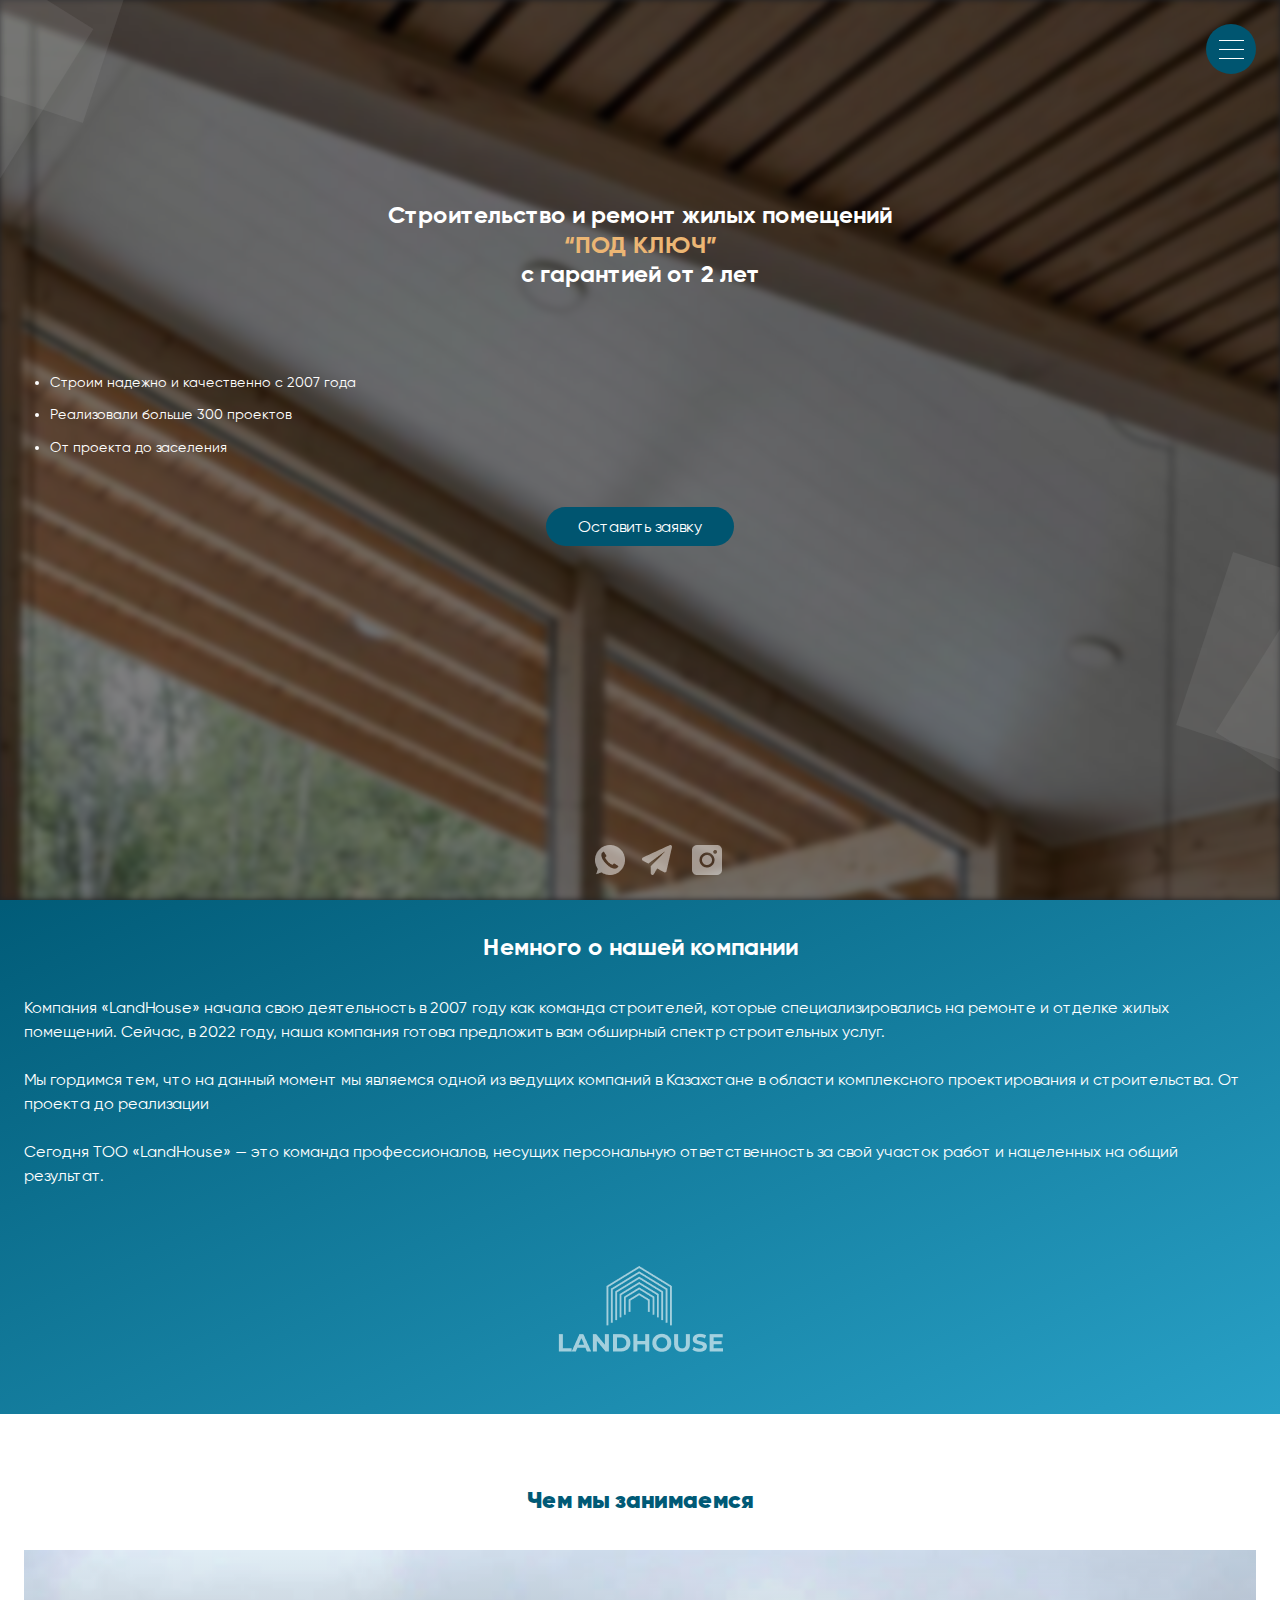
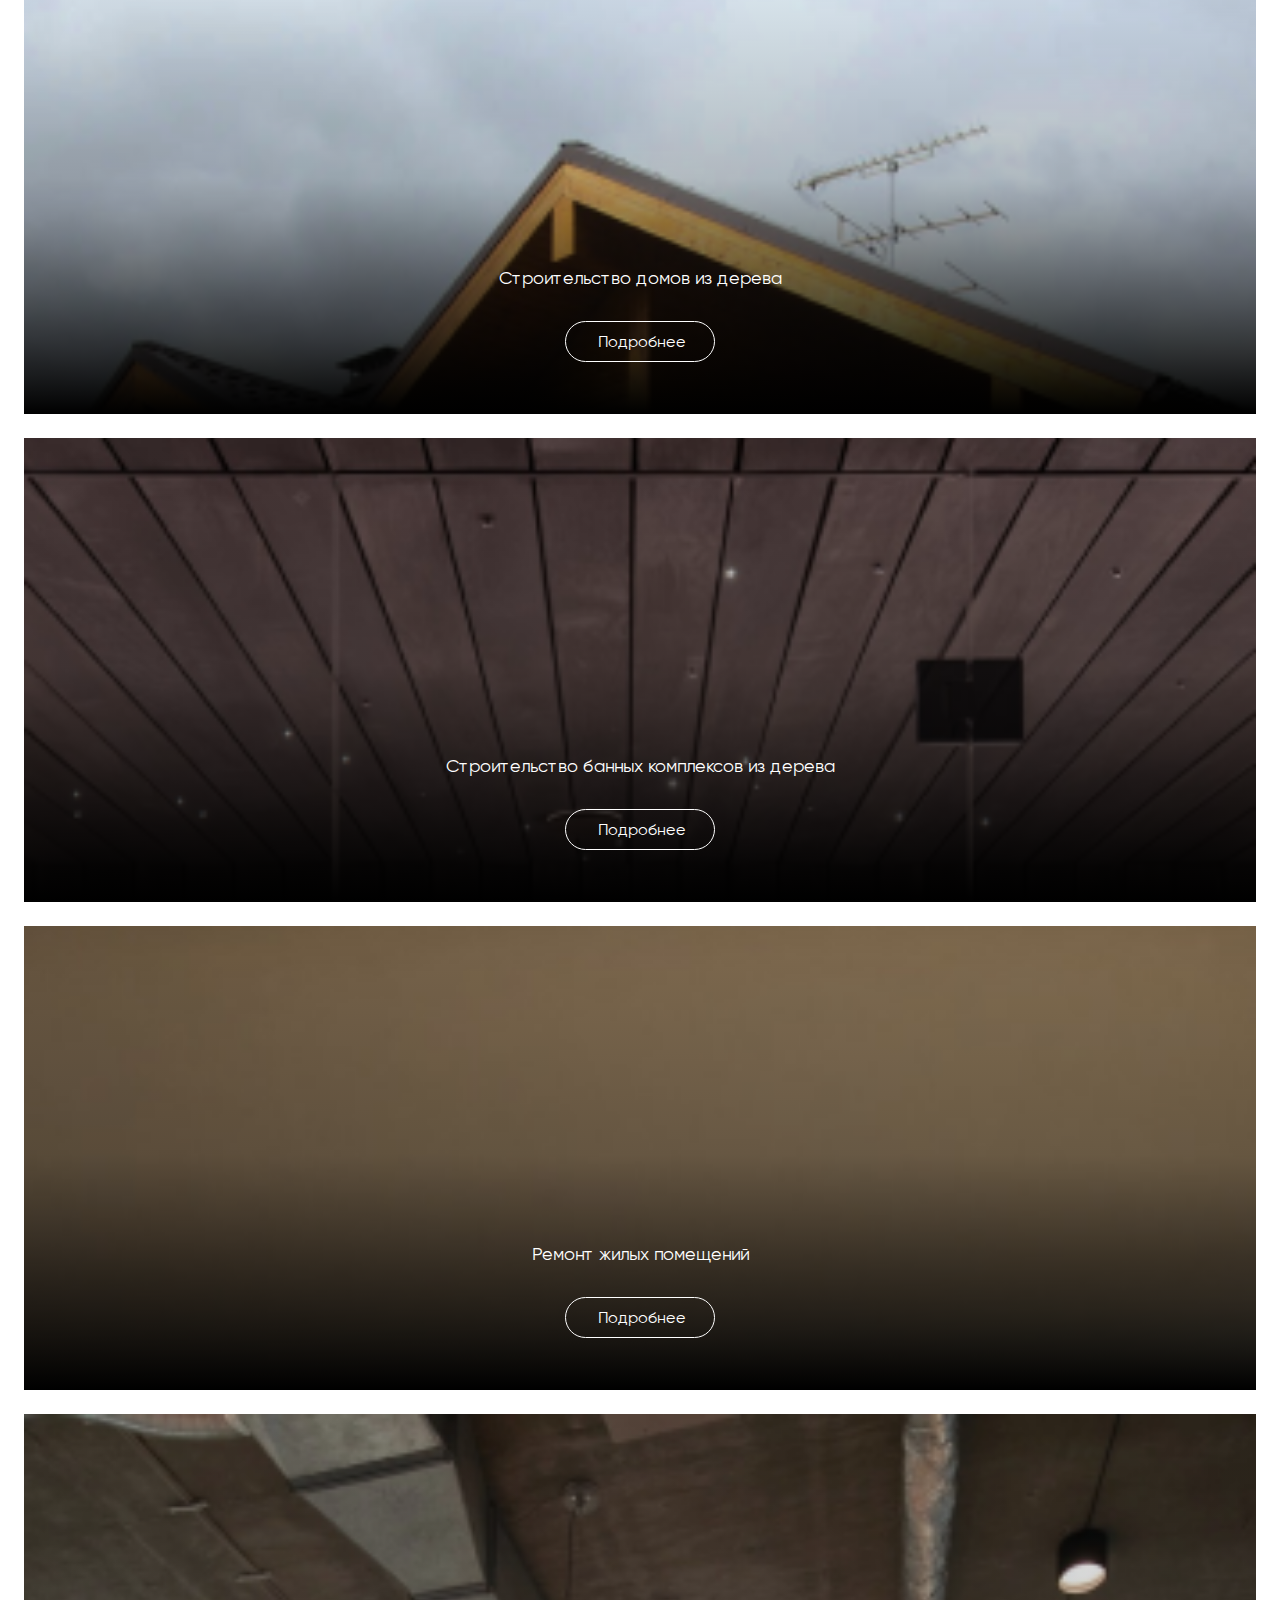
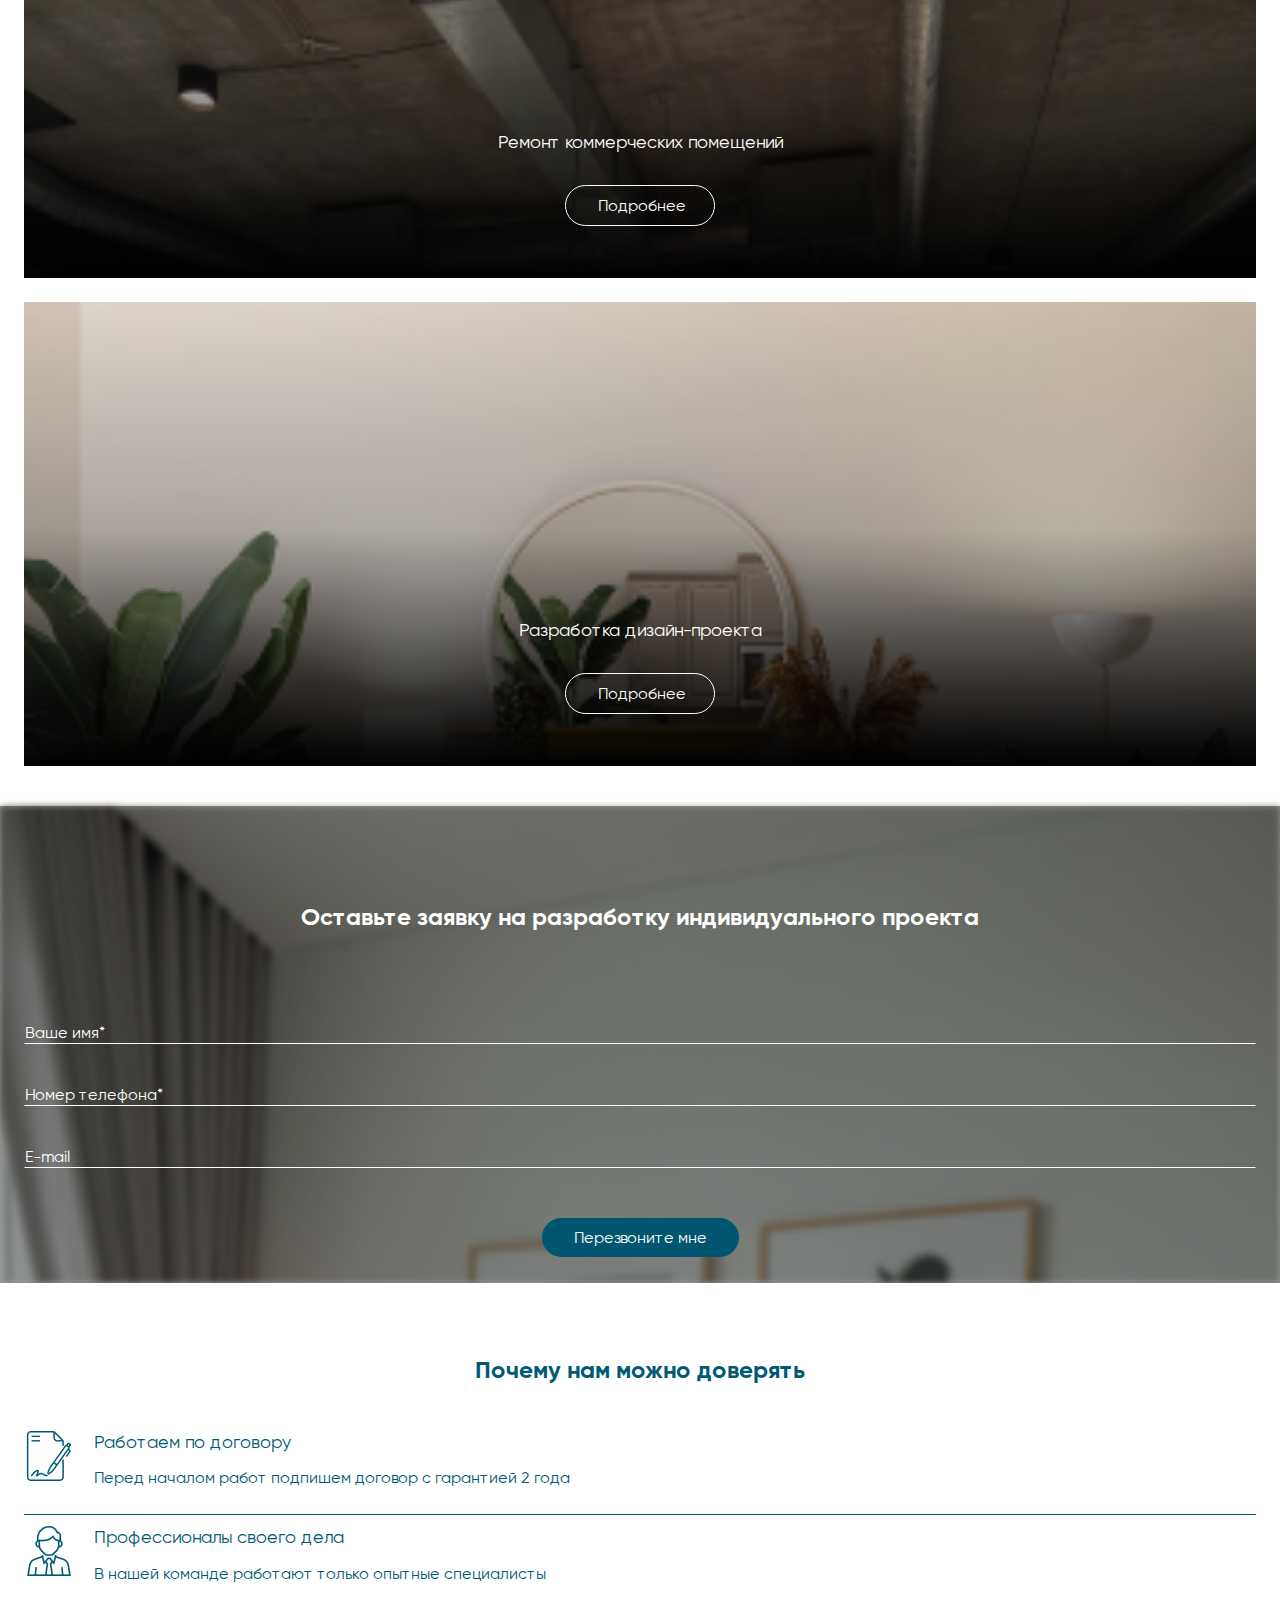
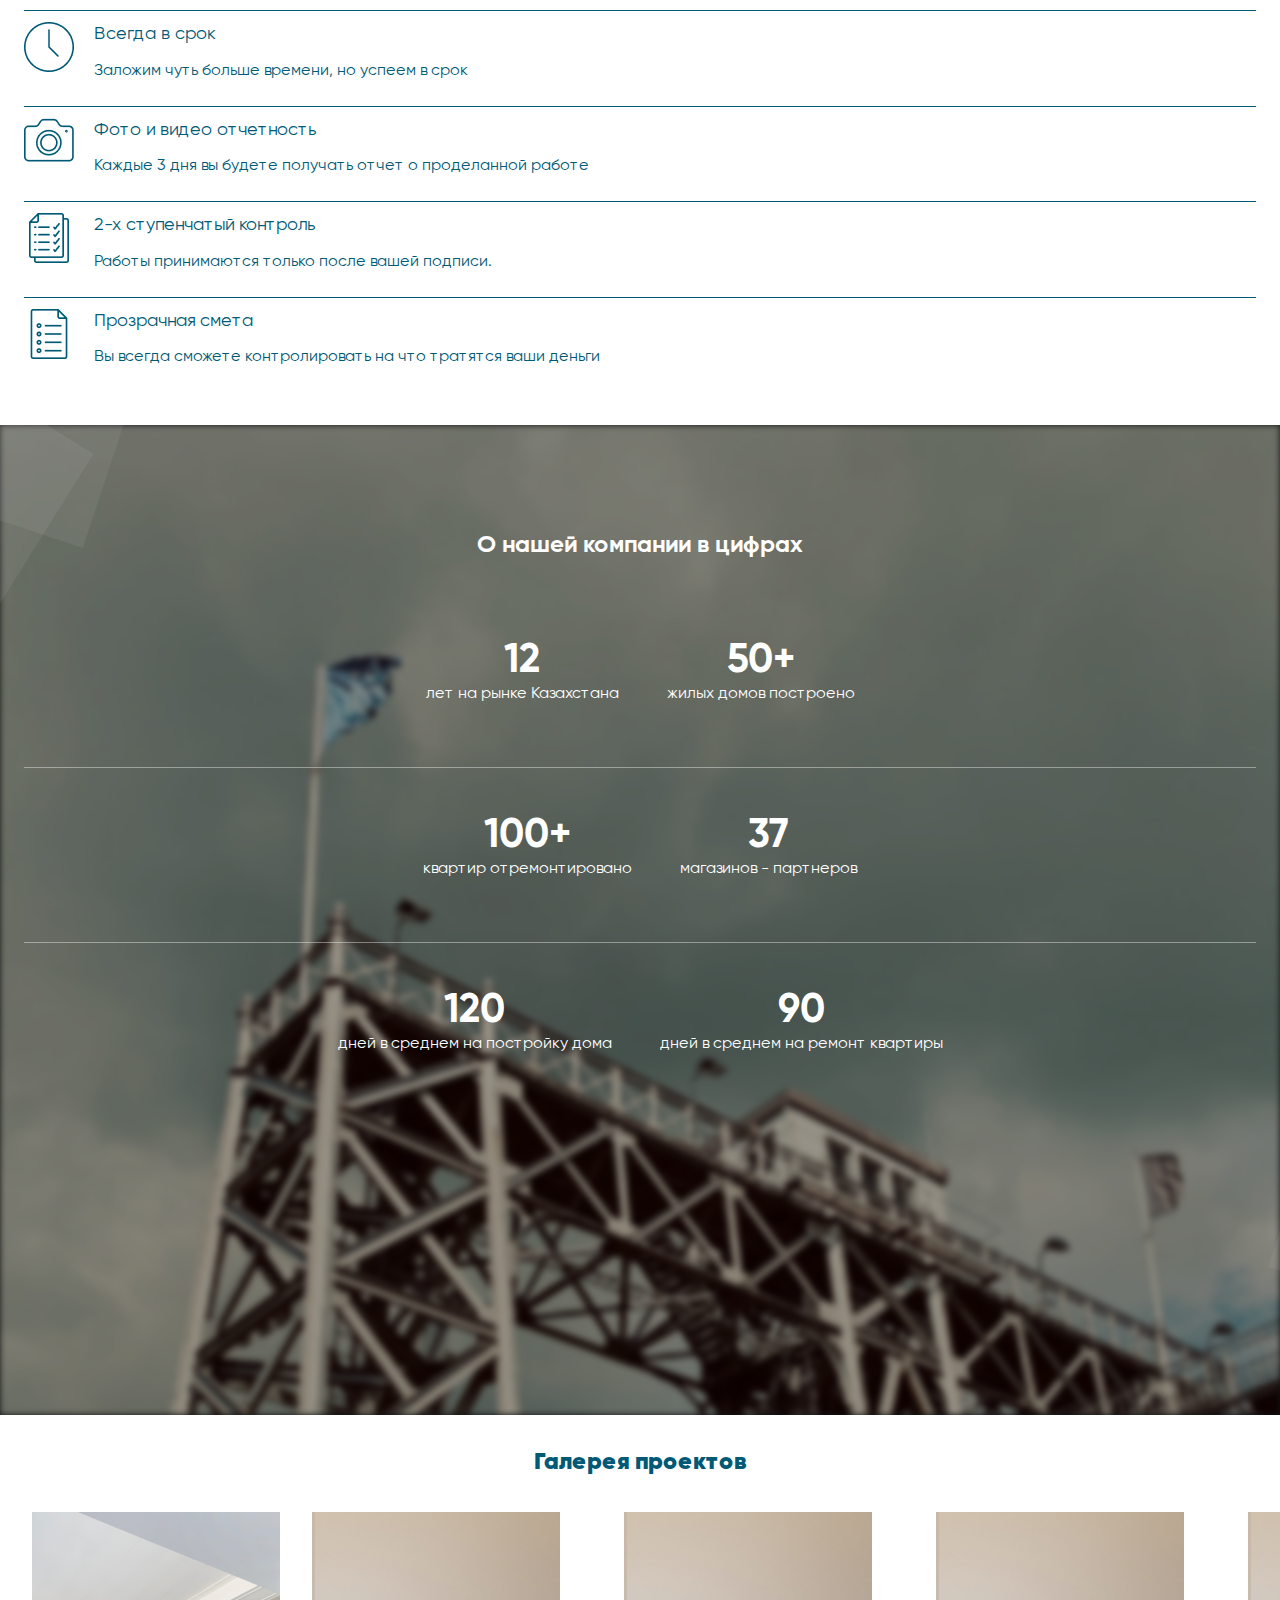
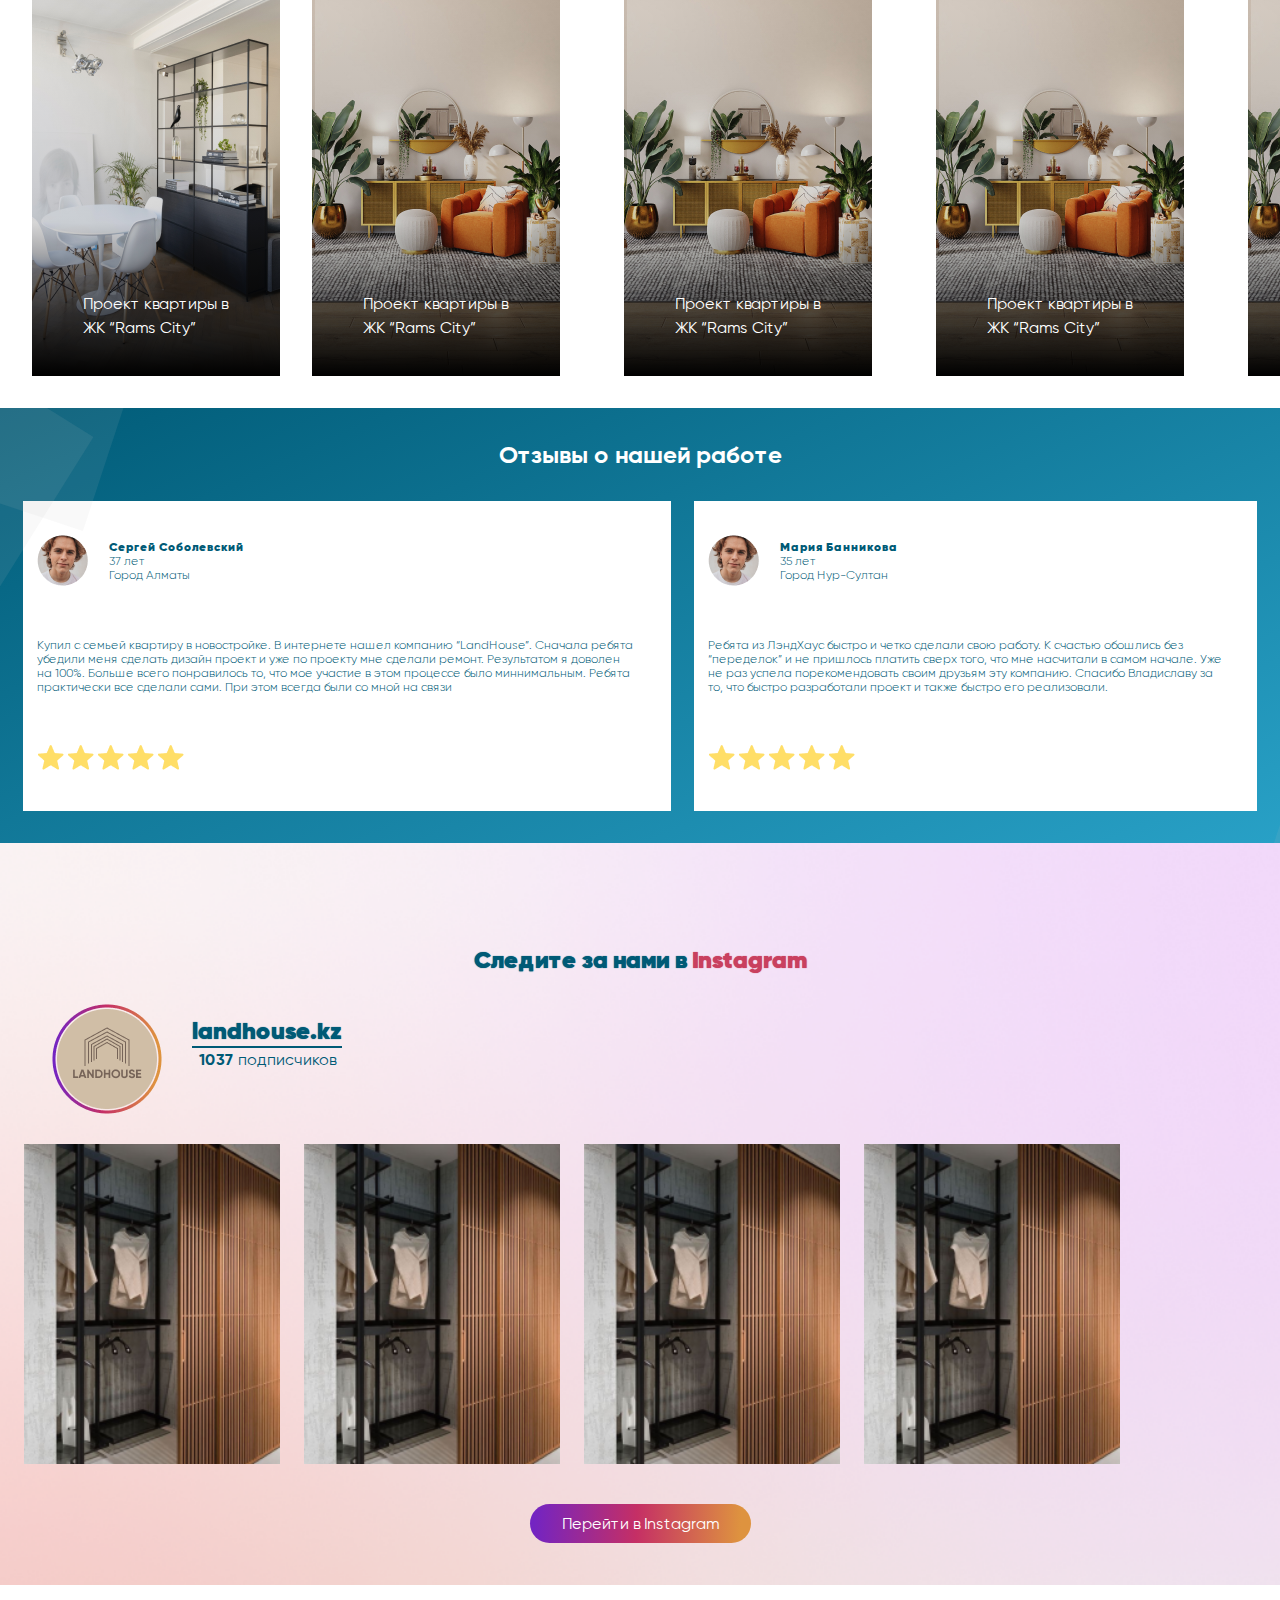
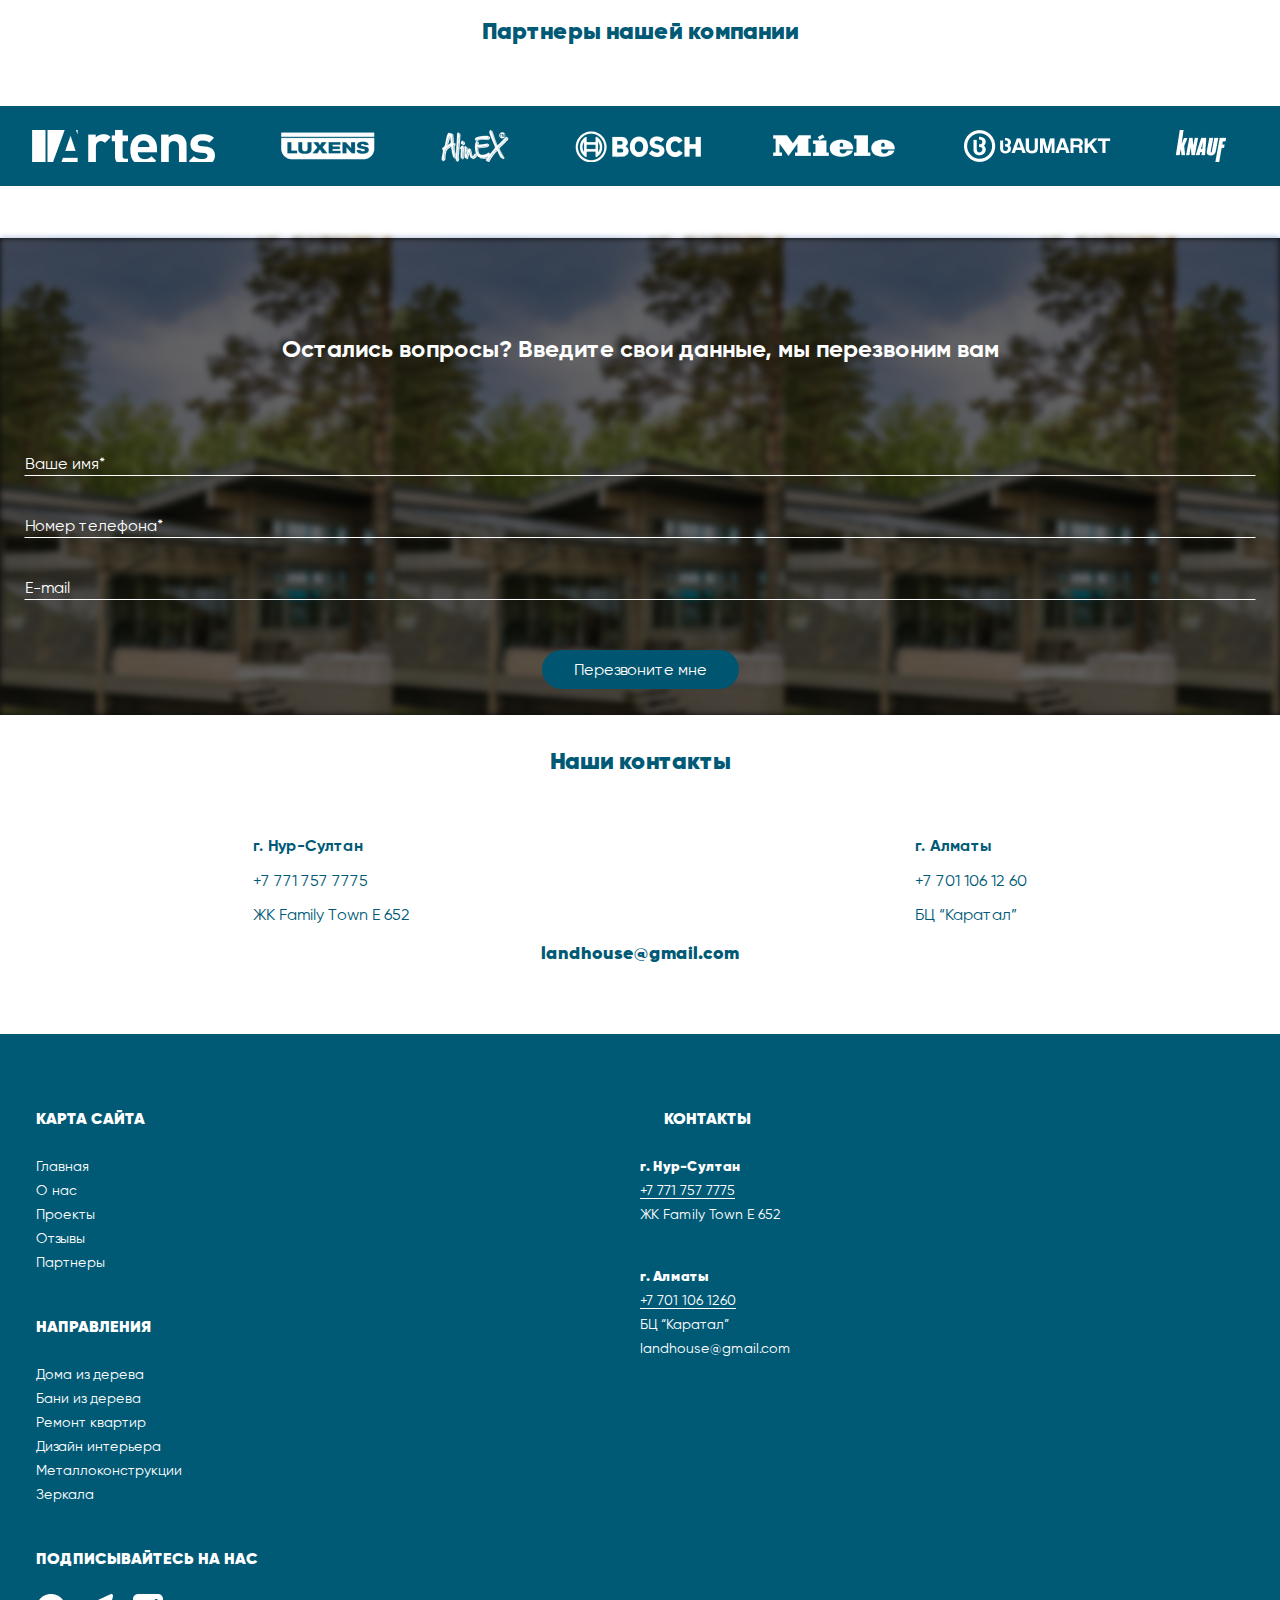
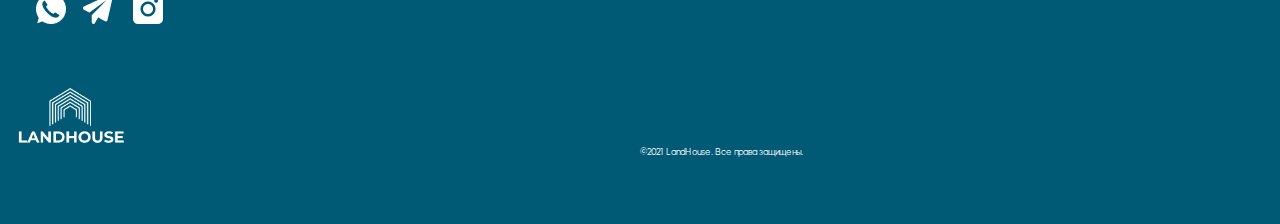
<file: index.html>
<!DOCTYPE html>
<html lang="en">
    <head>

        <title>Главная</title>

        <meta charset="UTF-8">
        <meta name="theme-color" content="#202023">
        <meta name="author" content="webnet.kz">
        <meta name="description" content="mini project stopwatch of webnet.kz">
        <meta name="keywords" content="stopwatch, webnet, webnet.kz, PWA">
        <meta name="viewport" content="width=device-width, initial-scale=1.0">
        <meta name="robots" content="index, follow">

        <link rel="shortcut icon" href="./public/img/logos/64.png" type="image/png">
        <link rel="apple-touch-icon" href="./public/img/logos/512.png">
        <link rel="stylesheet" type="text/css" href="./public/css/style.css">
        <!-- <link rel="stylesheet" href="./public/css/mobileStyle.css"> -->

        <style>
          @media only screen and (max-width: 1280px) {
          }
        </style>
      </head>

    <body>
      <menu>
        <img src="./public/img/icons/close.png" class="closeMenu" onclick="showMenu();">
        <img src="./public/img/logo_3.png" alt="logo «LandHouse»" class="logo_3" onclick="location.href = 'index.html'; showMenu();">
        <ul>
          <li onclick="location.href = 'index.html#own'; showMenu();">Чем мы занимаемся</li>
          <li onclick="location.href = 'index.html#about'; showMenu();">О нас</li>
          <li onclick="location.href = 'homes.html'; showMenu();">Наши проекты </li>
          <li onclick="location.href = 'index.html#otzivi'; showMenu();">Отзывы</li>
          <li onclick="location.href = 'index.html#partners'; showMenu();">Партнеры</li>
          <li onclick="location.href = 'index.html#contacts'; showMenu();" >Контакты</li>
        </ul>
      </menu>
      <div class="call">
        <form action="#">
            <h2 style="padding-top: 96px; padding-bottom: 56px;">Введите свои данные, мы перезвоним вам</h2>
            <input type="text" class="inp" placeholder="Ваше имя*">
            <input type="text" class="inp" placeholder="Номер телефона*">
            <input type="text" class="inp" placeholder="E-mail">
            <button class="btn" onclick="showCall();">Отправить</button>
        </form>
      </div>
      <span class="showM" onclick="showMenu();">
        <span></span><span></span><span></span>
      </span>

      <section class="s_1">
        <span class="box box1"></span>
        <span class="box box2"></span>
        <div class="bg_s_1">
        </div>
        <div class="promo">
          <p>Строительство и ремонт жилых помещений<br> 
            <span>“ПОД КЛЮЧ”</span><br>
            с гарантией от 2 лет
          </p>
        </div>
        <div class="promoUl">
          <ul>
            <li>Строим надежно и качественно с 2007 года</li>
            <li>Реализовали больше 300 проектов</li>
            <li>От проекта до заселения</li>
          </ul>
          <button class="btn" style="margin-top: 50px;"  onclick="showCall();">Оставить заявку</button>
        </div>
        <div class="social">
          <a href="#"><img src="./public/img/icons/wp.png"></a>
          <a href="#"><img src="./public/img/icons/tel.png"></a>
          <a href="#"><img style="padding-left: 3px;" src="./public/img/icons/inst.png"></a>
        </div>
        <div style="position: relative; top: 100px; left: 100px; z-index: 99;">
          <span class="box box3"></span>
          <span class="box box4"></span>
        </div>
      </section>
      
      <span style="position: relative; bottom: 0; right: 0;">
        <span class="box boxThree"></span>
        <span class="box boxFour"></span>
      </span>
      <section class="s_2" id="about">
        <h2>Немного о нашей компании</h2>
        <p>Компания «LandHouse» начала свою деятельность в 2007 году как команда строителей, которые специализировались на ремонте и отделке жилых помещений. Сейчас, в 2022 году, наша компания готова предложить вам обширный спектр строительных услуг.
        </p>
        <p>Мы гордимся тем, что на данный момент мы являемся одной из ведущих компаний в Казахстане в области комплексного проектирования и строительства. 
          ‌От проекта до реализации 
        </p>
        <p>Сегодня ТОО «LandHouse» — это команда профессионалов, несущих персональную ответственность за свой участок работ и нацеленных на общий результат. </p>
      
        <img src="./public/img/logo_2.png" class="logo" alt="logo «LandHouse»">
      </section>

      <section class="s_3" id="own">
        <h2 style="color: rgba(0, 90, 118, 1); font-weight: 900; margin-bottom: 35px;">Чем мы занимаемся</h2>
      
        <div class="clickme" style="background: url('./public/img/clickme/clickme_1.png'); background-size: cover;">
          <div>
            <p>Строительство домов из дерева</p>
            <button class="btnClear" onclick="location.href = 'homes.html'">Подробнее</button>
          </div>
        </div>

        <div class="clickme" style="background: url('./public/img/clickme/clickme_2.png'); background-size: cover;">
          <div>
            <p>Строительство банных комплексов из дерева</p>
            <button class="btnClear"  onclick="location.href = 'hothome.html'">Подробнее</button>
          </div>
        </div>

        <div class="clickme" style="background: url('./public/img/clickme/clickme_3.png'); background-size: cover;">
          <div>
            <p>Ремонт жилых помещений</p>
            <button class="btnClear"  onclick="location.href = 'help.html'">Подробнее</button>
          </div>
        </div>

        <div class="clickme" style="background: url('./public/img/clickme/clickme_4.png'); background-size: cover;">
          <div>
            <p>Ремонт коммерческих помещений</p>
            <button class="btnClear"  onclick="location.href = 'help.html'">Подробнее</button>
          </div>
        </div>

        <div class="clickme" style="background: url('./public/img/clickme/clickme_5.png'); background-size: cover;">
          <div>
            <p>Разработка дизайн-проекта</p>
            <button class="btnClear"  onclick="location.href = 'design.html'">Подробнее</button>
          </div>
        </div>
      </section>

      <section class="s_4">
        <div class="bg_callback"></div>
        <form action="#" class="callback">
            <h2 style="padding-top: 96px; padding-bottom: 56px;">Оставьте заявку на разработку индивидуального проекта</h2>
            <input type="text" class="inp" placeholder="Ваше имя*">
            <input type="text" class="inp" placeholder="Номер телефона*">
            <input type="text" class="inp" placeholder="E-mail">
            <button class="btn">Перезвоните мне</button>
        </form>
      </section>

      <section class="s_5">
        <h2 style="color: rgba(0, 90, 118, 1); margin-bottom: 35px;">Почему нам можно доверять</h2>
        <div class="forIcon">
          <img src="./public/img/icons/ic1.png" alt="">
          <p style="font-size: 18px; line-height: 21.6px;">Работаем по договору</p>
          <p>Перед началом работ подпишем договор с гарантией 2 года</p>
        </div>
        <div class="forIcon">
          <img src="./public/img/icons/ic2.png" alt="">
          <p style="font-size: 18px; line-height: 21.6px;">Профессионалы своего дела</p>
          <p>В нашей команде работают только опытные специалисты</p>
        </div>
        <div class="forIcon">
          <img src="./public/img/icons/ic3.png" alt="">
          <p style="font-size: 18px; line-height: 21.6px;">Всегда в срок</p>
          <p>Заложим чуть больше времени, но успеем в срок</p>
        </div>
        <div class="forIcon">
          <img src="./public/img/icons/ic4.png" alt="">
          <p style="font-size: 18px; line-height: 21.6px;">Фото и видео отчетность</p>
          <p>Каждые 3 дня вы будете получать отчет о проделанной работе</p>
        </div>
        <div class="forIcon">
          <img src="./public/img/icons/ic5.png" alt="">
          <p style="font-size: 18px; line-height: 21.6px;">2-х ступенчатый контроль</p>
          <p>Работы принимаются только после вашей подписи.</p>
        </div>
        <div class="forIcon" style="border-bottom: 1px solid rgba(0, 0, 0, 0); padding-bottom: 32px;">
          <img src="./public/img/icons/ic6.png" alt="">
          <p style="font-size: 18px; line-height: 21.6px;">Прозрачная смета</p>
          <p>Вы всегда сможете контролировать на что тратятся ваши деньги</p>
        </div>
      </section>

      <section class="s_6">
        <div class="bg">
 
          <h2>О нашей компании в цифрах</h2>
          <span class="box box1"></span>
          <span class="box box2"></span>
          <span class="box box33"></span>
          <span class="box box44"></span>
          <div class="container_s_6">
            <div class="block">
              <div>
                <span>12</span>
                <p>лет на рынке 
                  Казахстана</p>
              </div>
              <div>
                <span>50+</span>
                <p>жилых домов 
                  построено</p>
              </div>
            </div>
            <div class="block">
              <div>
                <span>100+</span>
                <p>квартир 
                  отремонтировано</p>
              </div>
              <div>
                <span>37</span>
                <p>магазинов - партнеров</p>
              </div>
            </div>
            <div class="block"  style="border-bottom: 1px solid rgba(0, 0, 0, 0)">
              <div>
                <span>120</span>
                <p>дней в среднем
                  на постройку дома</p>
              </div>
              <div>
                <span>90</span>
                <p>дней в среднем
                  на ремонт квартиры</p>
              </div>
            </div>
          </div>
        </div>
        <div class="bg_statistics">
        </div>
        
      </section>

      <section class="s_7">
        <h2 style="color: rgba(0, 90, 118, 1); font-weight: 900; margin-bottom: 35px;">Галерея проектов</h2>

        <div class="firstSlider">
          <div style="background: url('./public/img/firstSlider_1.png');">
            <div>
              <p>Проект квартиры в ЖК “Rams City”</p>
            </div>
          </div>
          <div style="background: url('./public/img/firstSlider_2.jpg'); margin-right: 32px;">
            <div>
              <p>Проект квартиры в ЖК “Rams City”</p>
            </div>
          </div>
          <div style="background: url('./public/img/firstSlider_2.jpg'); margin-right: 32px;">
            <div>
              <p>Проект квартиры в ЖК “Rams City”</p>
            </div>
          </div>
          <div style="background: url('./public/img/firstSlider_2.jpg'); margin-right: 32px;">
            <div>
              <p>Проект квартиры в ЖК “Rams City”</p>
            </div>
          </div>
          <div style="background: url('./public/img/firstSlider_2.jpg'); margin-right: 32px;">
            <div>
              <p>Проект квартиры в ЖК “Rams City”</p>
            </div>
          </div>
        </div>
      </section>

      <section class="s_8" id="otzivi">
        <span class="box box1"></span>
        <span class="box box2"></span>
        <span class="box box33"></span>
        <span class="box box44"></span>
        <h2 style="width: calc(100vw - 188px); margin-left: 94px; margin-bottom: 31px;">Отзывы о нашей работе</h2>
        <div class="secondSlider">

          <div class="itemSlider">
            <p style="display: flex; flex-direction: row; align-items: center; margin-top: 21px;">
              <img src="./public/img/people.png" alt="" class="people" style="margin-right: 21px;">
              <span>Сергей Соболевский <br>
                <span style="font-weight: 300;"> 37 лет</span> <br>
                <span style="font-weight: 300;">Город Алматы</span></span>
            </p>
            <p>Купил с семьей квартиру в новостройке. В интернете нашел компанию “LandHouse”. Сначала ребята убедили меня сделать дизайн проект и уже по проекту мне сделали ремонт. Результатом я доволен на 100%. Больше всего понравилось то, что мое участие в этом процессе было миннимальным. Ребята практически все сделали сами. При этом всегда были со мной на связи</p>
            <p>
              <img src="./public/img/icons/star.png" alt="">
              <img src="./public/img/icons/star.png" alt="">
              <img src="./public/img/icons/star.png" alt="">
              <img src="./public/img/icons/star.png" alt="">
              <img src="./public/img/icons/star.png" alt="">
            </p>
          </div>

          <div class="itemSlider">
            <p style="display: flex; flex-direction: row; align-items: center; margin-top: 21px;">
              <img src="./public/img/people.png" alt="" class="people" style="margin-right: 21px;">
              <span>Мария Банникова <br>
                <span style="font-weight: 300;">35 лет </span><br>
                <span style="font-weight: 300;">Город Нур-Султан</span></span>
            </p>
            <p>Ребята из ЛэндХаус быстро и четко сделали свою работу. К счастью обошлись без “переделок” и не пришлось платить сверх того, что мне насчитали в самом начале. Уже не раз успела порекомендовать своим друзьям эту компанию.
              Спасибо Владиславу за то, что быстро разработали проект и также быстро его реализовали.</p>
            <p>
              <img src="./public/img/icons/star.png" alt="">
              <img src="./public/img/icons/star.png" alt="">
              <img src="./public/img/icons/star.png" alt="">
              <img src="./public/img/icons/star.png" alt="">
              <img src="./public/img/icons/star.png" alt="">
            </p>
          </div>
          
        </div>
      </section>

      <section class="s_9">
        <h2  style="color: rgba(0, 90, 118, 1); text-shadow: 0 0 1px rgb(0, 90, 118); font-weight: 900; margin-top: 71px; margin-bottom: 29px;">Следите за нами в <span style="color: #C9405F; text-shadow: 0 0 1px #C9405F;">Instagram</span></h2>
        <div style="display: flex; width: calc(100vw - 104px); margin-left: 52px;">
          <img src="./public/img/logo_el.png" alt="">
          <div style="text-align: left; display: flex; align-items: center; flex-direction: column; justify-content: center; margin-left: 30px; margin-bottom: 30px;">
            <h2 style="color: rgba(0, 90, 118, 1); margin: 0px; text-shadow: 0 0 1px rgb(0, 90, 118); font-weight: 900; border-bottom: 2px solid rgba(0, 90, 118, 1);">landhouse.kz</h2>
            <p style="color: rgba(0, 90, 118, 1); margin: 0px;"><b>1037</b> подписчиков</p>
          </div>
        </div>

        <div class="slider_3">
          <div style="background: url('../public/img/slide_3_1.png');background-size: cover;
          background-repeat: no-repeat;"></div>
          <div style="background: url('../public/img/slide_3_1.png');background-size: cover;
          background-repeat: no-repeat;"></div>
          <div style="background: url('../public/img/slide_3_1.png');background-size: cover;
          background-repeat: no-repeat;"></div>
          <div style="background: url('../public/img/slide_3_1.png');background-size: cover;
          background-repeat: no-repeat;"></div>
        </div>

        <button class="btn" style="margin-top: 40px;color: white;background: linear-gradient(92.19deg, #7324C2 1.78%, #C52F65 48.27%, #DE933F 95.16%);">Перейти в Instagram</button>
      </section>
      
      <section class="s_10" id="partners">
        <h2  style="color: rgba(0, 90, 118, 1); font-weight: 900; margin-bottom: 59px;">Партнеры нашей компании</span></h2>
        <div class="slider_4">
          <img src="./public/img/partners/g1.png" alt="">
          <img src="./public/img/partners/g2.png" alt="">
          <img src="./public/img/partners/g3.png" alt="">
          <img src="./public/img/partners/g4.png" alt="">
          <img src="./public/img/partners/g5.png" alt="">
          <img src="./public/img/partners/g6.png" alt="">
          <img src="./public/img/partners/g7.png" alt="">
          <img src="./public/img/partners/g8.png" alt="">
          <img src="./public/img/partners/g9.png" alt="">
          <img src="./public/img/partners/g10.png" alt="">
        </div>
      </section>

      <section class="s_11">
        <div class="bg_callback" style="background: url('./public/img/callback_2.jpg');"></div>
        <form action="#" class="callback" style="background-color: rgba(0, 0, 0, 0.6);">
            <h2 style="padding-top: 96px; padding-bottom: 56px;">Остались вопросы? Введите свои данные, мы перезвоним вам</h2>
            <input type="text" class="inp" placeholder="Ваше имя*">
            <input type="text" class="inp" placeholder="Номер телефона*">
            <input type="text" class="inp" placeholder="E-mail">
            <button class="btn">Перезвоните мне</button>
        </form>
      </section>

      <section class="s_12">
        <h2 id="contacts" style="color: rgba(0, 90, 118, 1);  font-weight: 900; margin-bottom: 59px;">Наши контакты</h2>
        <div style="display: flex; justify-content: space-around;">
          <div style="display: flex; align-items: flex-start; flex-direction: column;">
            <b style="font-family: Gilroy;
            font-style: normal;
            font-weight: bold;
            font-size: 16px;
            line-height: 20px; text-align: left; display: inline-block;color: rgba(0, 90, 118, 1); margin-bottom: 15px;">г. Нур-Султан</b>
            <span style="color: rgba(0, 90, 118, 1); margin-bottom: 15px;">+7 771 757 7775</span>
            <span style="color: rgba(0, 90, 118, 1); margin-bottom: 15px;">ЖК Family Town Е 652 </span>
          </div>
          <div style="display: flex; align-items: flex-start; flex-direction: column;">
            <b style="font-family: Gilroy;
            font-style: normal;
            font-weight: bold;
            font-size: 16px;
            line-height: 20px; text-align: left; display: inline-block;color: rgba(0, 90, 118, 1); margin-bottom: 15px;">г. Алматы</b>
            <span style="color: rgba(0, 90, 118, 1); margin-bottom: 15px;">+7 701 106 12 60</span>
            <span style="color: rgba(0, 90, 118, 1); margin-bottom: 15px;">БЦ “Каратал”</span>
          </div>
        </div>
        <h2 id="contacts" style="color: rgba(0, 90, 118, 1); font-weight: 900; font-size: 18px;">landhouse@gmail.com</h2>
      </section>

      <section class="s_13">
        <div style="display: flex; justify-content: space-around;">          
          <div style="text-align: left; width: 100%">
            <p style="font-weight: 900;">КАРТА САЙТА</p>
            <p style="margin-bottom: 0;"><a href="index.html" style="font-size: 14px; line-height: 16,8px; color: white; text-decoration: none;">Главная</a></p>
            <p style="margin-bottom: 0;"><a href="index.html#about" style="font-size: 14px; line-height: 16,8px; color: white; text-decoration: none;">О нас</a></p>
            <p style="margin-bottom: 0;"><a href="homes.html" style="font-size: 14px; line-height: 16,8px; color: white; text-decoration: none;">Проекты</a></p>
            <p style="margin-bottom: 0;"><a href="index.html#otzivi" style="font-size: 14px; line-height: 16,8px; color: white; text-decoration: none;">Отзывы</a></p>
            <p style="margin-bottom: 0;"><a href="index.html#partners" style="font-size: 14px; line-height: 16,8px; color: white; text-decoration: none;">Партнеры</a></p>
          
            <p style="font-weight: 900; margin-top: 40px;">НАПРАВЛЕНИЯ</p>
            <p style="margin-bottom: 0;"><a href="homes.html" style="font-size: 14px; line-height: 16,8px; color: white; text-decoration: none;">Дома из дерева</a></p>
            <p style="margin-bottom: 0;"><a href="hothome.html" style="font-size: 14px; line-height: 16,8px; color: white; text-decoration: none;">Бани из дерева</a></p>
            <p style="margin-bottom: 0;"><a href="help.html" style="font-size: 14px; line-height: 16,8px; color: white; text-decoration: none;">Ремонт квартир</a></p>
            <p style="margin-bottom: 0;"><a href="design.html" style="font-size: 14px; line-height: 16,8px; color: white; text-decoration: none;">Дизайн интерьера</a></p>
            <p style="margin-bottom: 0;"><a href="index.html" style="font-size: 14px; line-height: 16,8px; color: white; text-decoration: none;">Металлоконструкции</a></p>
            <p style="margin-bottom: 0;"><a href="index.html" style="font-size: 14px; line-height: 16,8px; color: white; text-decoration: none;">Зеркала</a></p>

            <p style="font-weight: 900; margin-top: 40px;">ПОДПИСЫВАЙТЕСЬ НА НАС</p>
            <div style="margin-left: 24px">
              <a href="#"><img src="./public/img/icons/wp_2.png"></a>
              <a href="#" style="margin-left: 13px;"><img src="./public/img/icons/tel_2.png"></a>
              <a href="#" style="margin-left: 16px;"><img src="./public/img/icons/inst_2.png"></a>
            </div>
            <img src="./public/img/logo_3.png" alt="" class="logoF">
          </div>

          <div style="text-align: left; width: 100%">
            <p style="font-weight: 900;">КОНТАКТЫ</p>
            <p style="margin: 0;"><a href="index.html" style="font-size: 14px; line-height: 16,8px; color: white; text-decoration: none; font-weight: 900;">г. Нур-Султан</a></p>
            <p style="margin: 0;"><a href="tel:+77717577775" style="border-bottom: 1px solid white;font-size: 14px; line-height: 16,8px; color: white; text-decoration: none;">+7 771 757 7775</a></p>
            <p style="margin: 0;"><a href="index.html" style="font-size: 14px; line-height: 16,8px; color: white; text-decoration: none;">ЖК Family Town Е 652 </a></p>
            <br><br>

            <p style="margin: 0;"><a href="index.html" style="font-size: 14px; line-height: 16,8px; color: white; text-decoration: none; font-weight: 900;">г. Алматы</a></p>
            <p style="margin: 0;"><a href="tel:+77011061260" style="border-bottom: 1px solid white; font-size: 14px; line-height: 16,8px; color: white; text-decoration: none;">+7 701 106 1260</a></p>
            <p style="margin: 0;"><a href="index.html" style="font-size: 14px; line-height: 16,8px; color: white; text-decoration: none;">БЦ “Каратал”</a></p>
            <p style="margin: 0;"><a href="index.html" style="font-size: 14px; line-height: 16,8px; color: white; text-decoration: none;">landhouse@gmail.com</a></p>

            


           <span style="font-size: 9px; position: relative; top: 380px;">©2021 LandHouse. Все права защищены.</span>
          

          </div>
        </div>
      </section>

      <script src="./public/js/main.js"></script>
  </body>
</html>
</file>
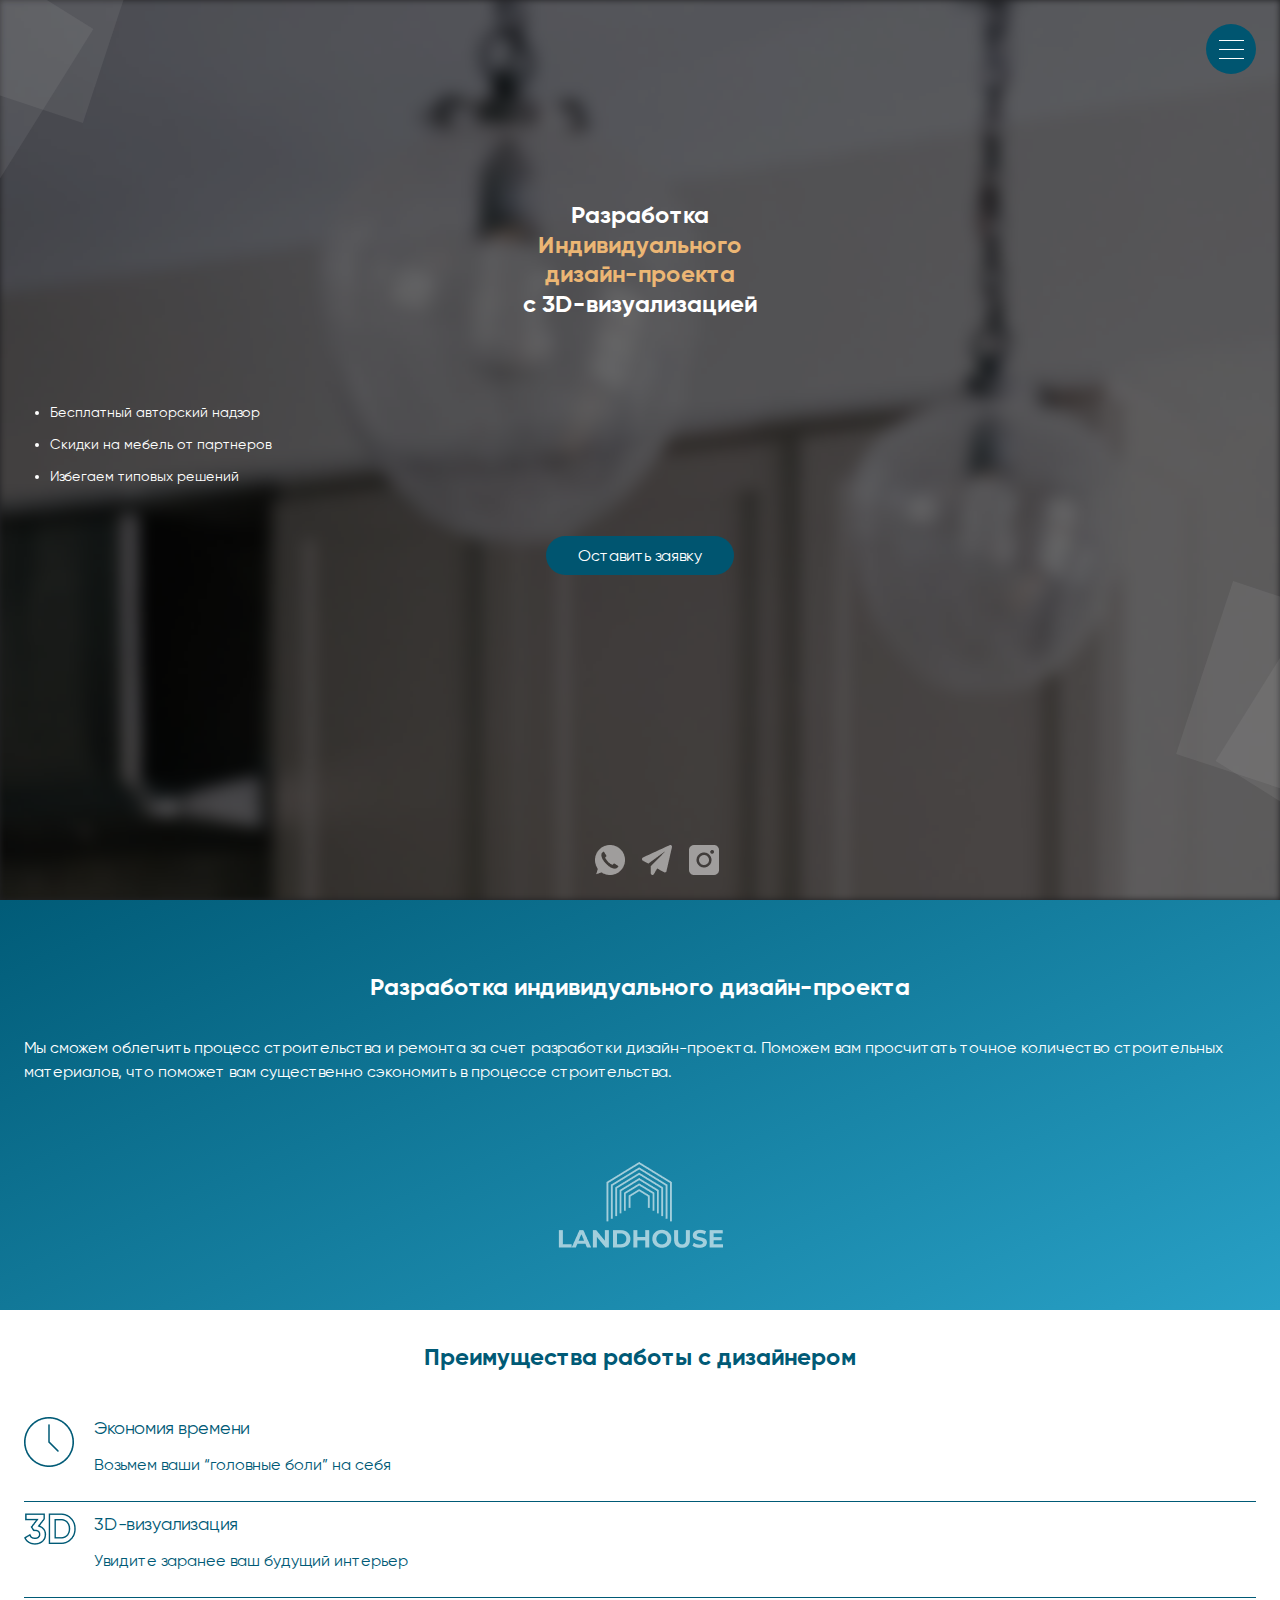
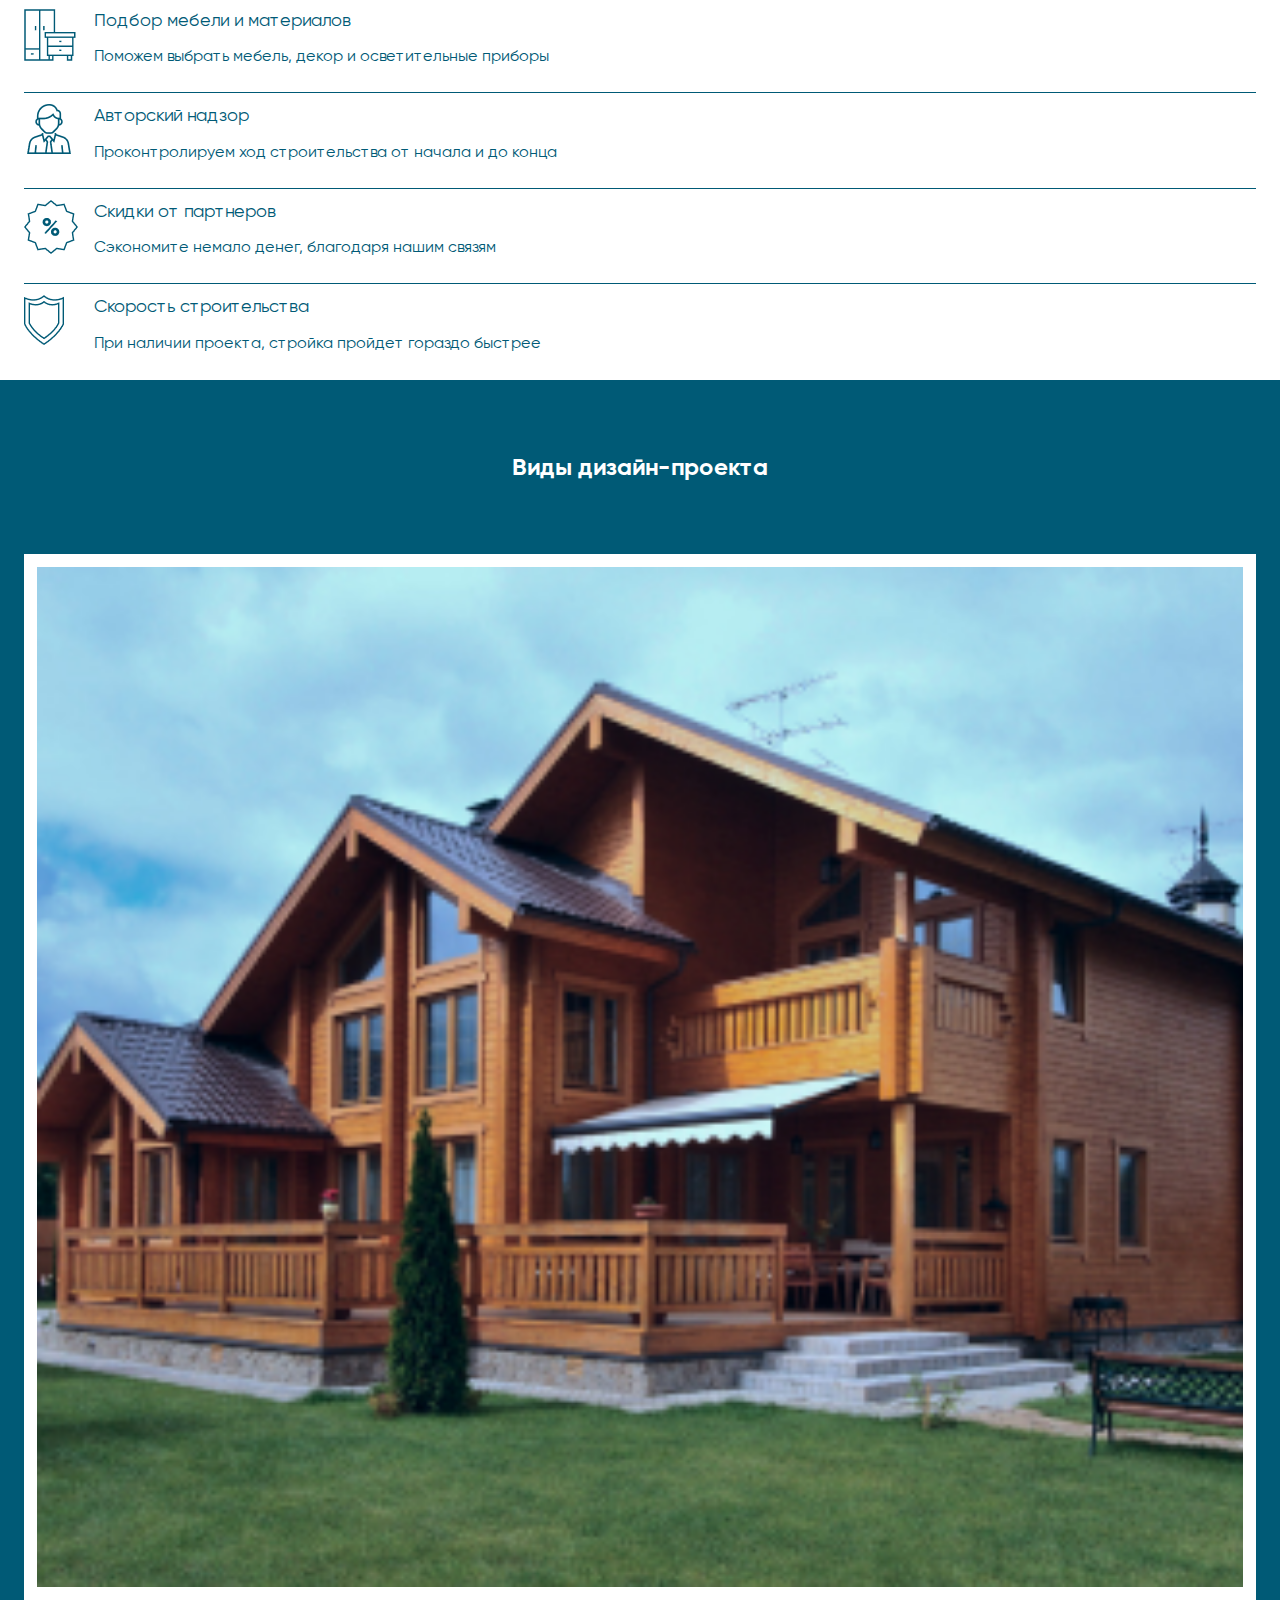
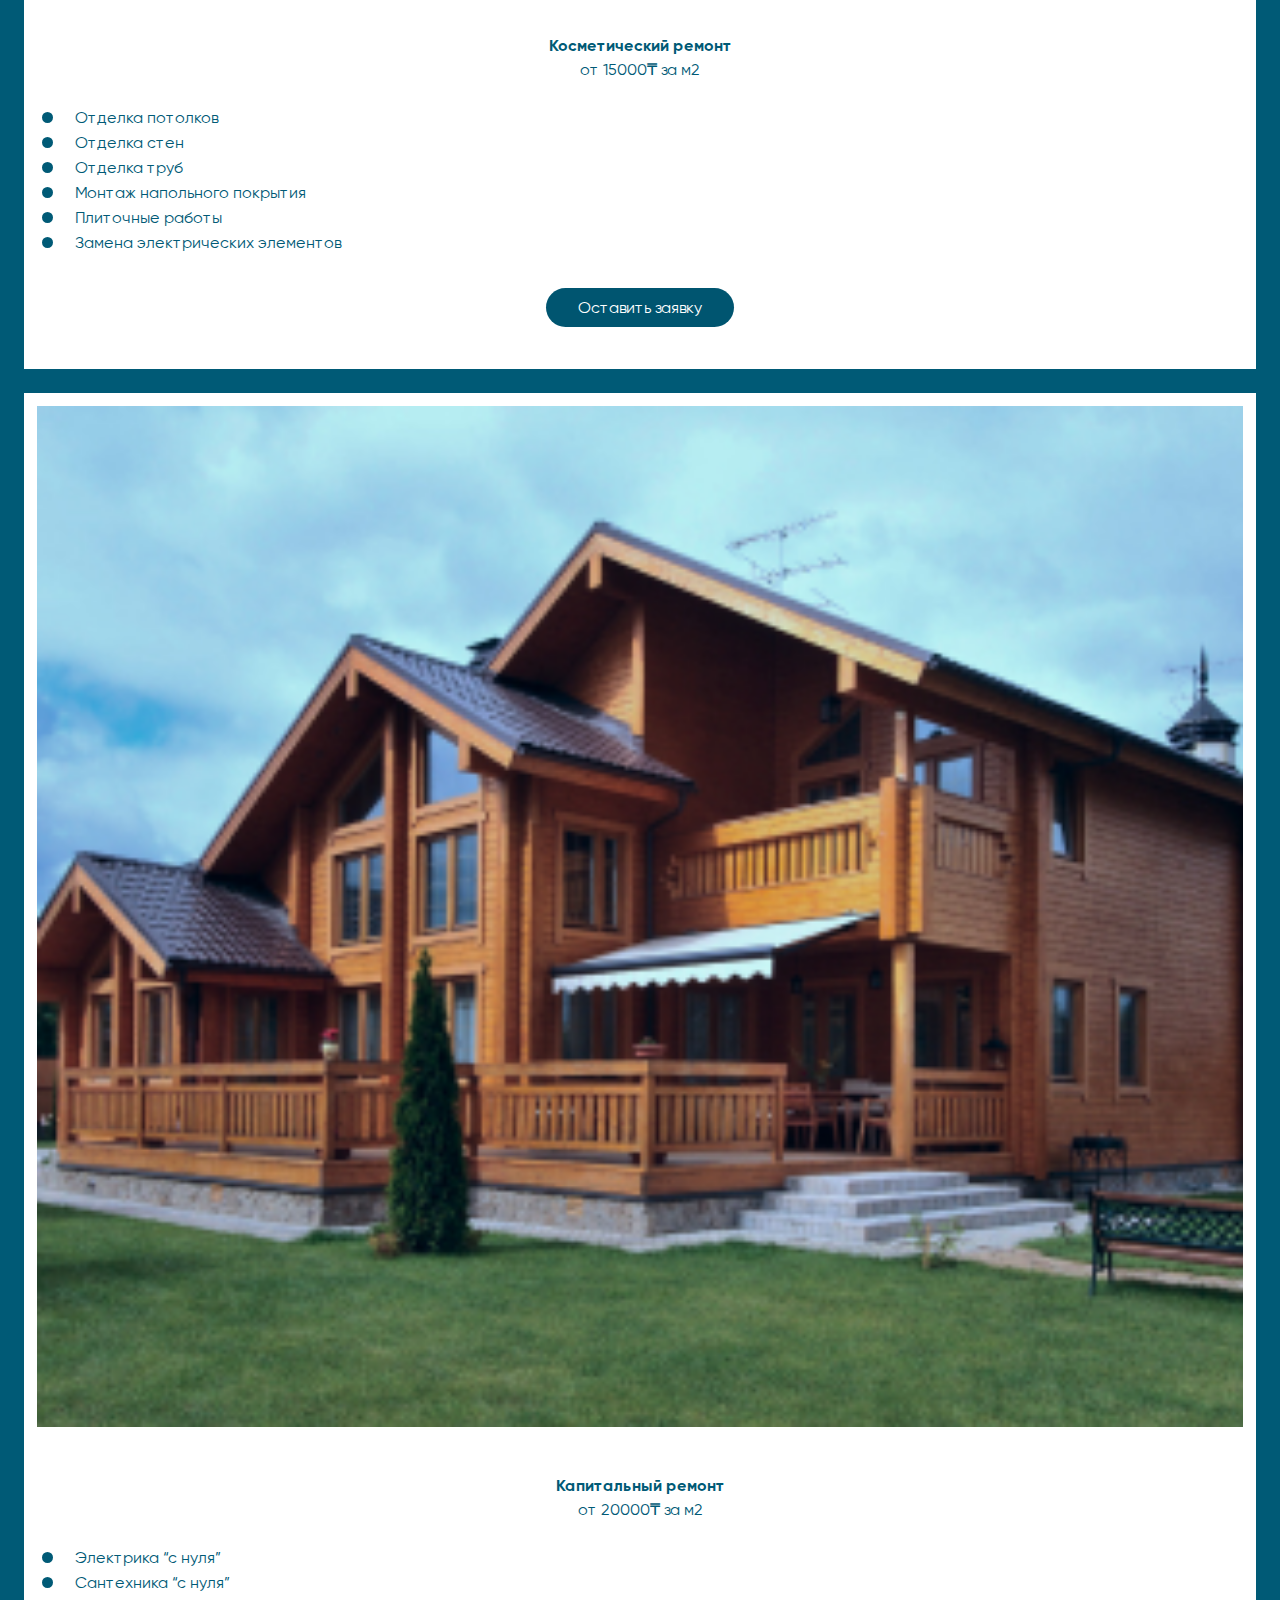
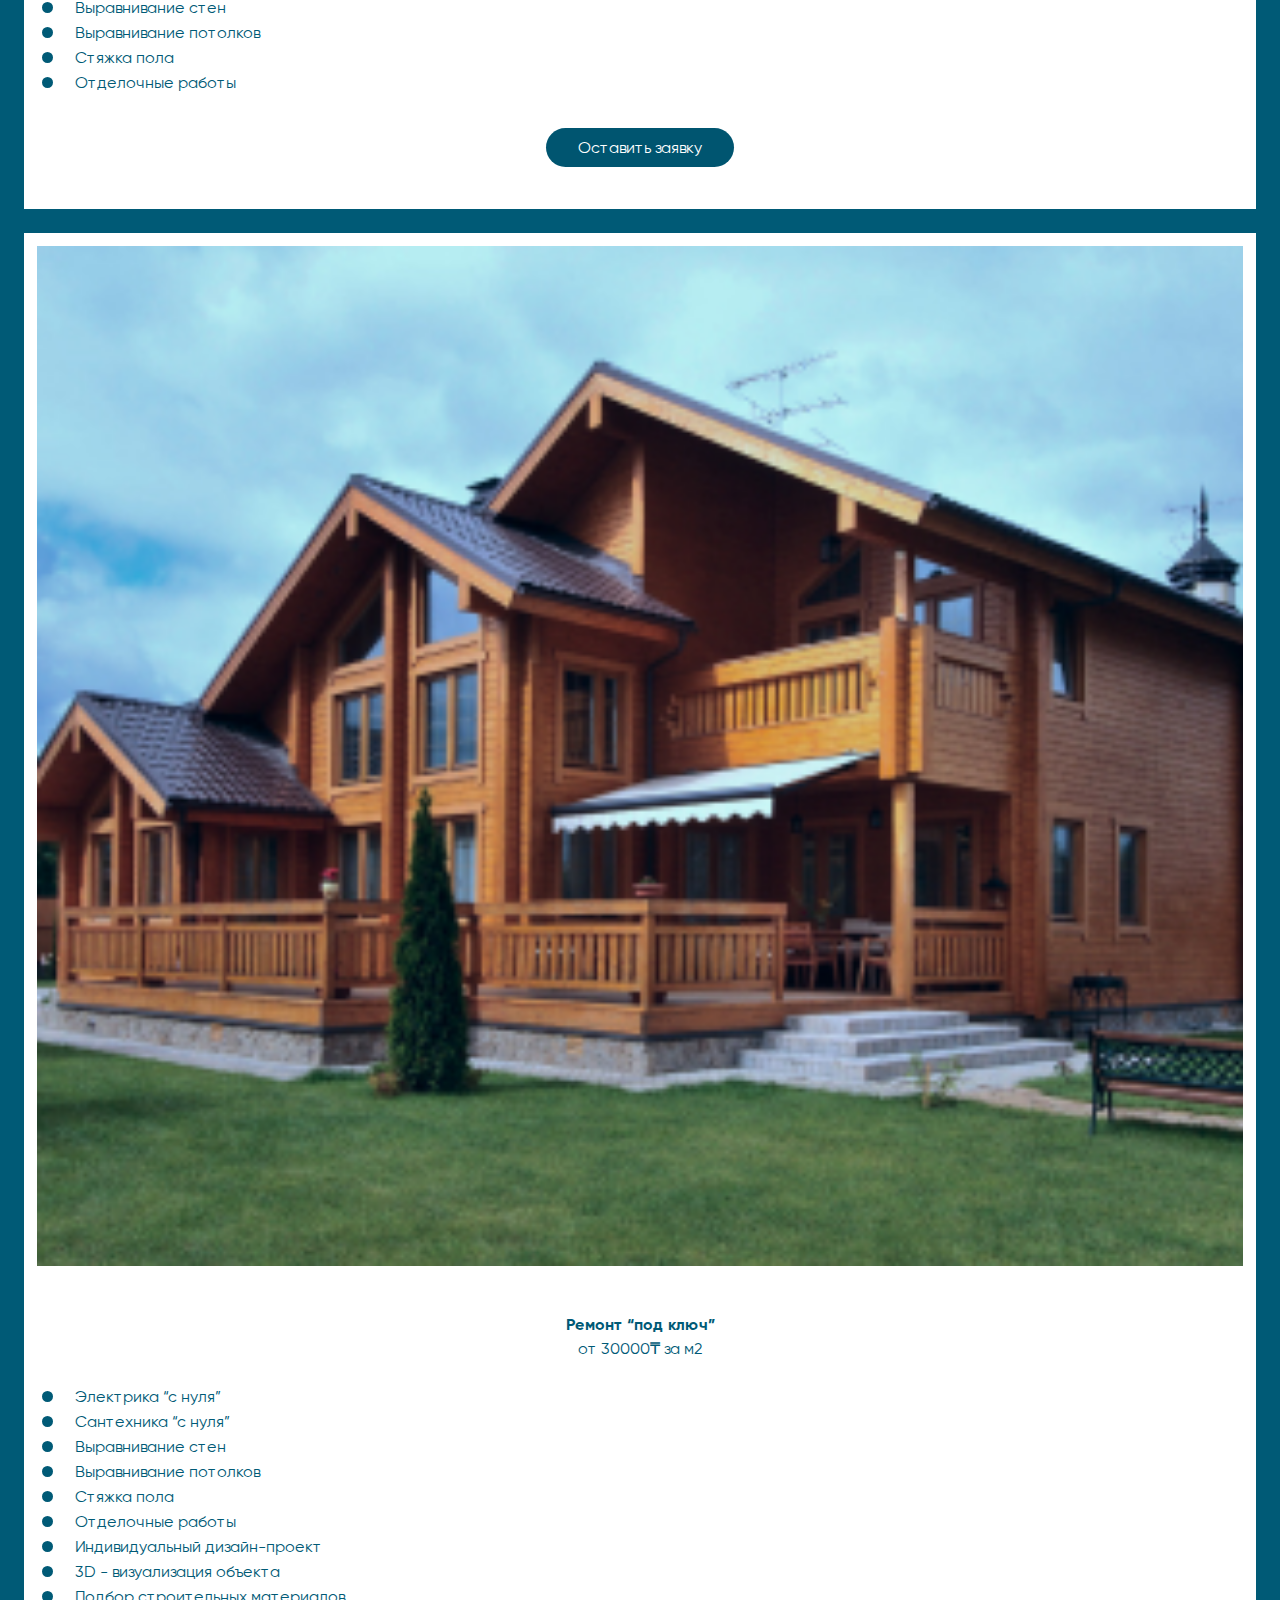
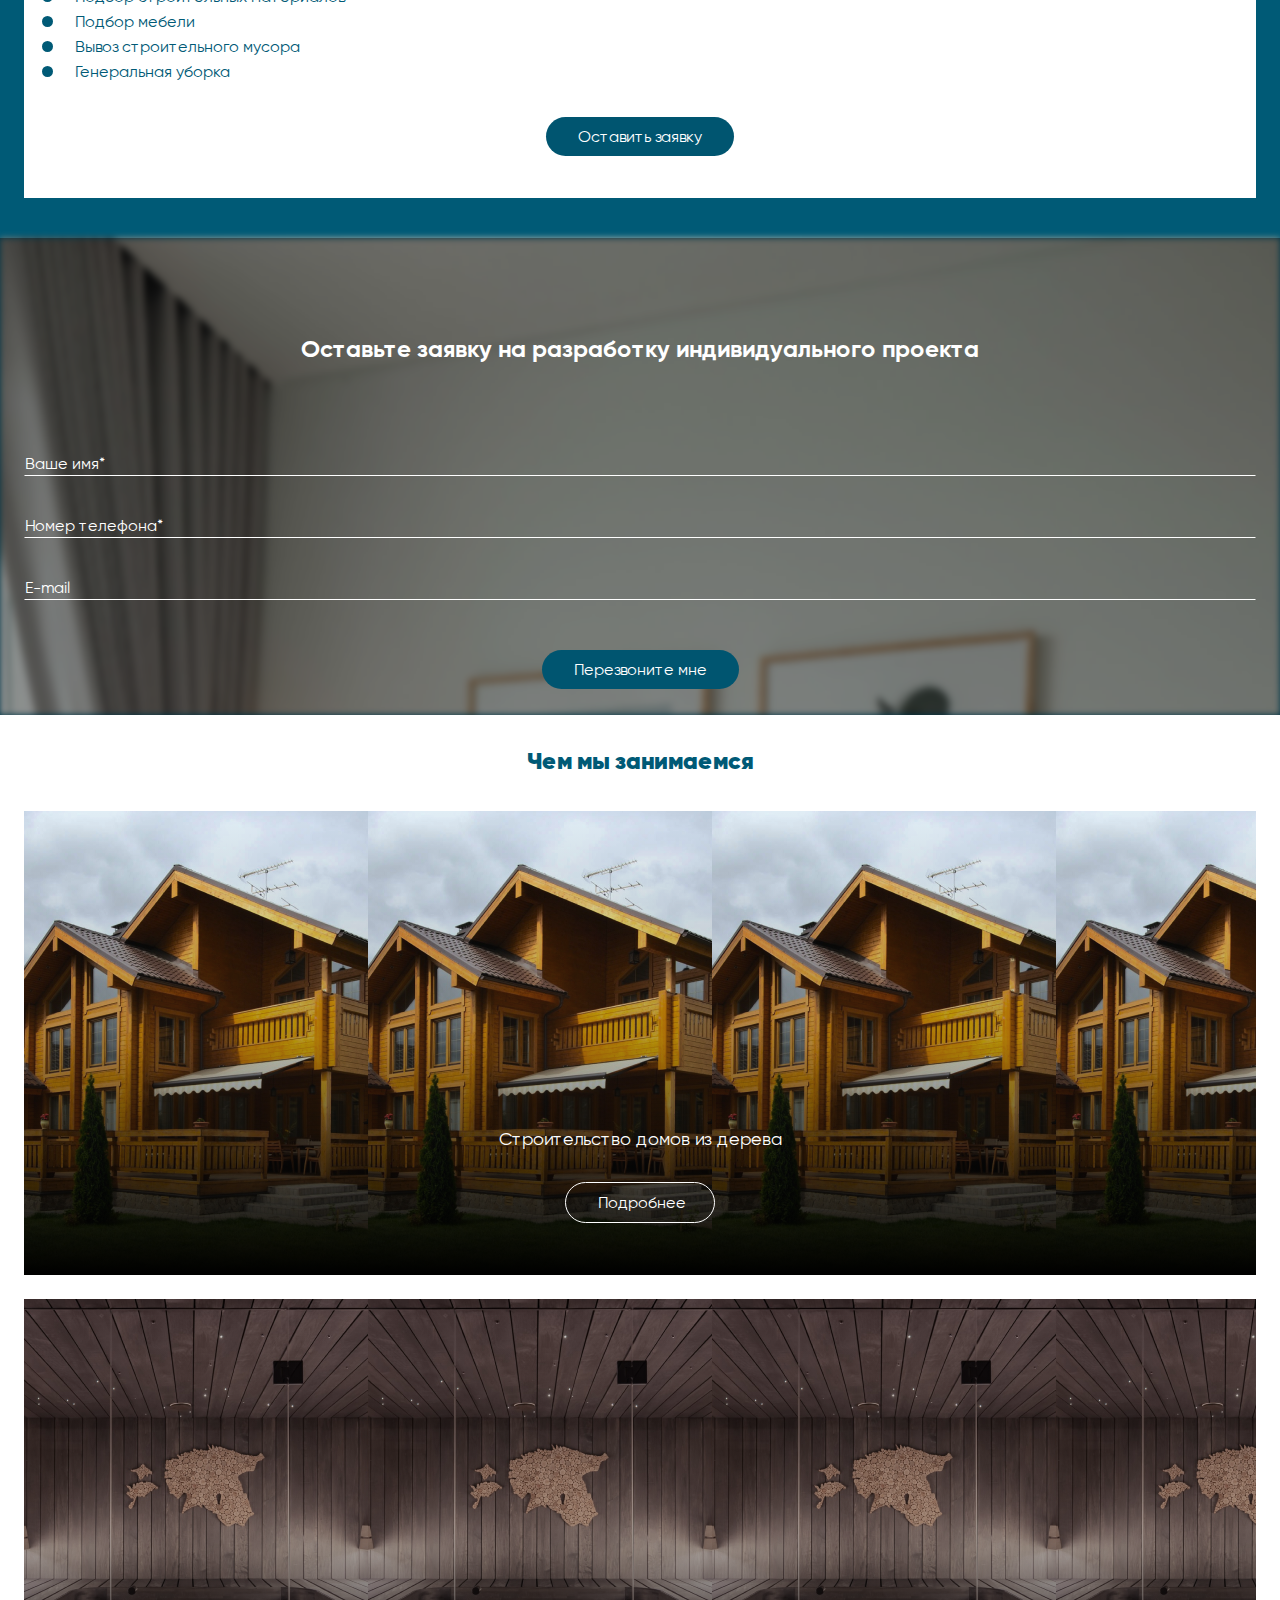
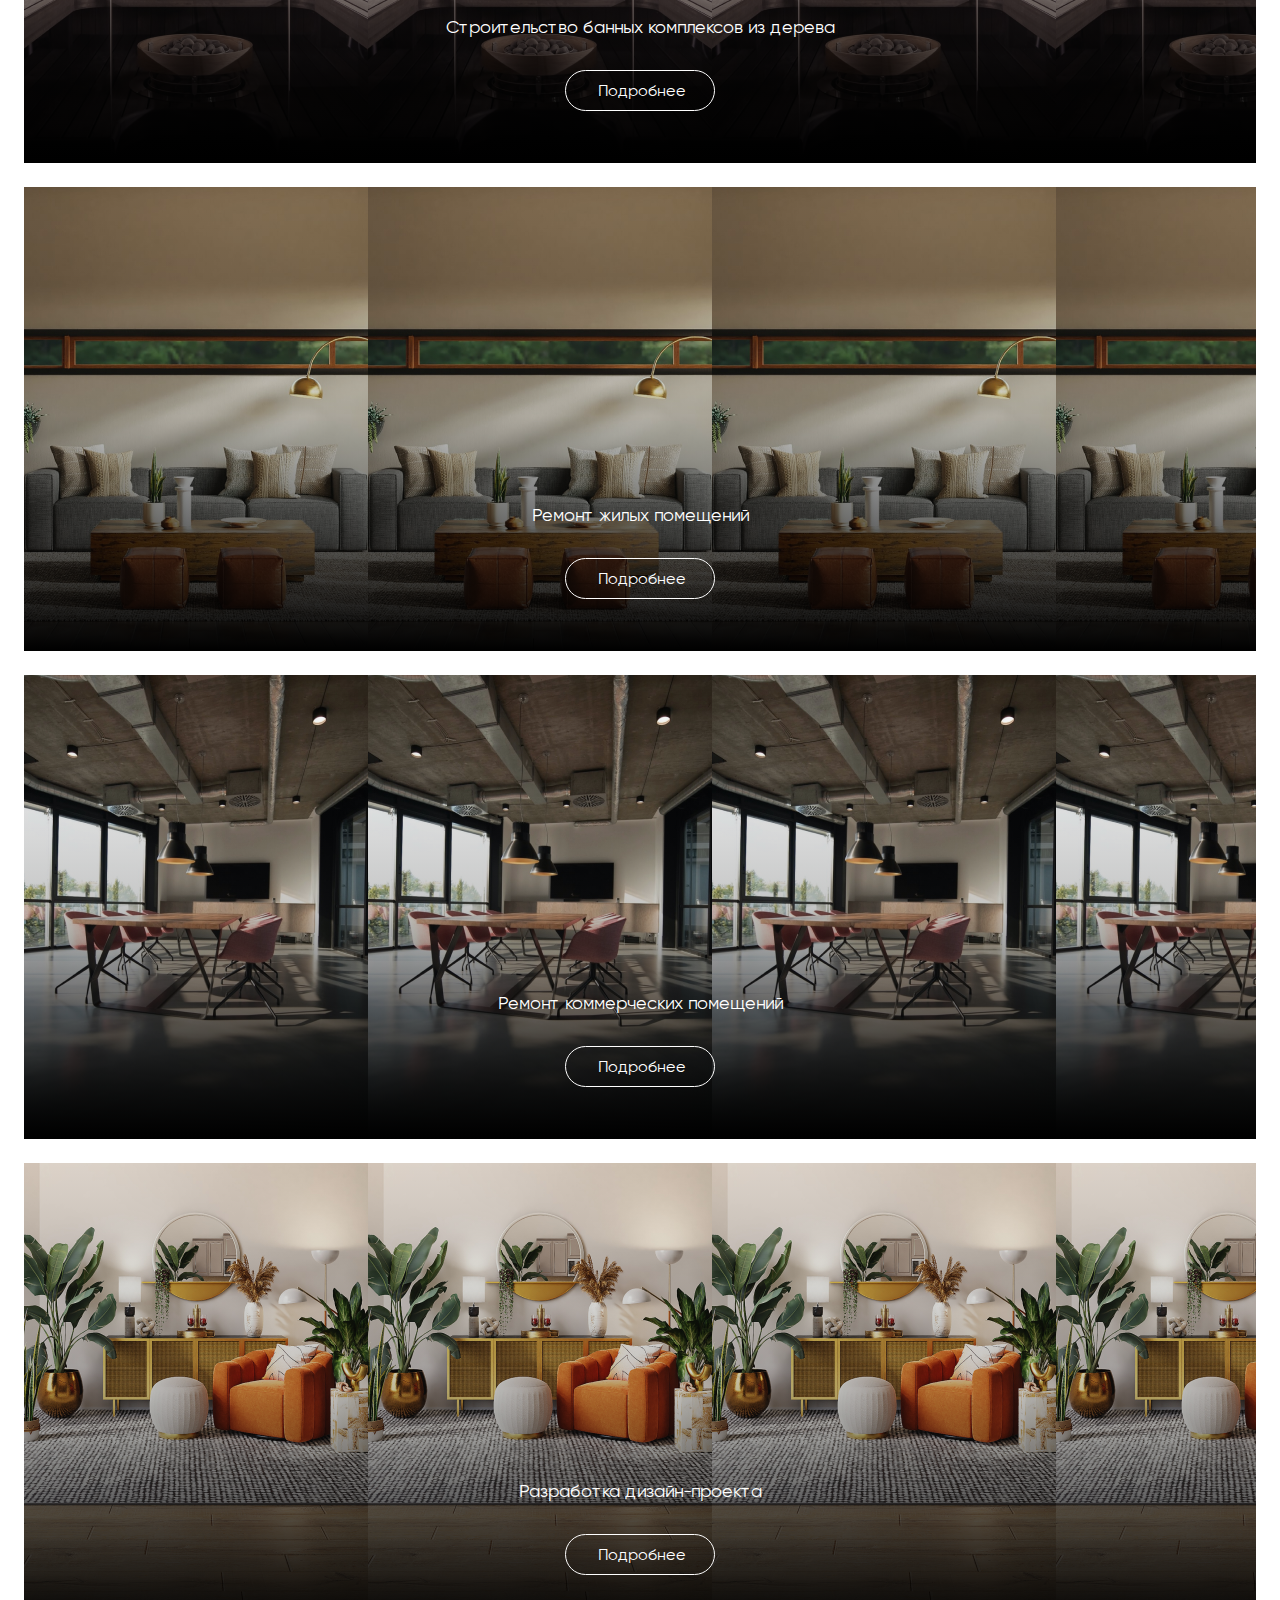
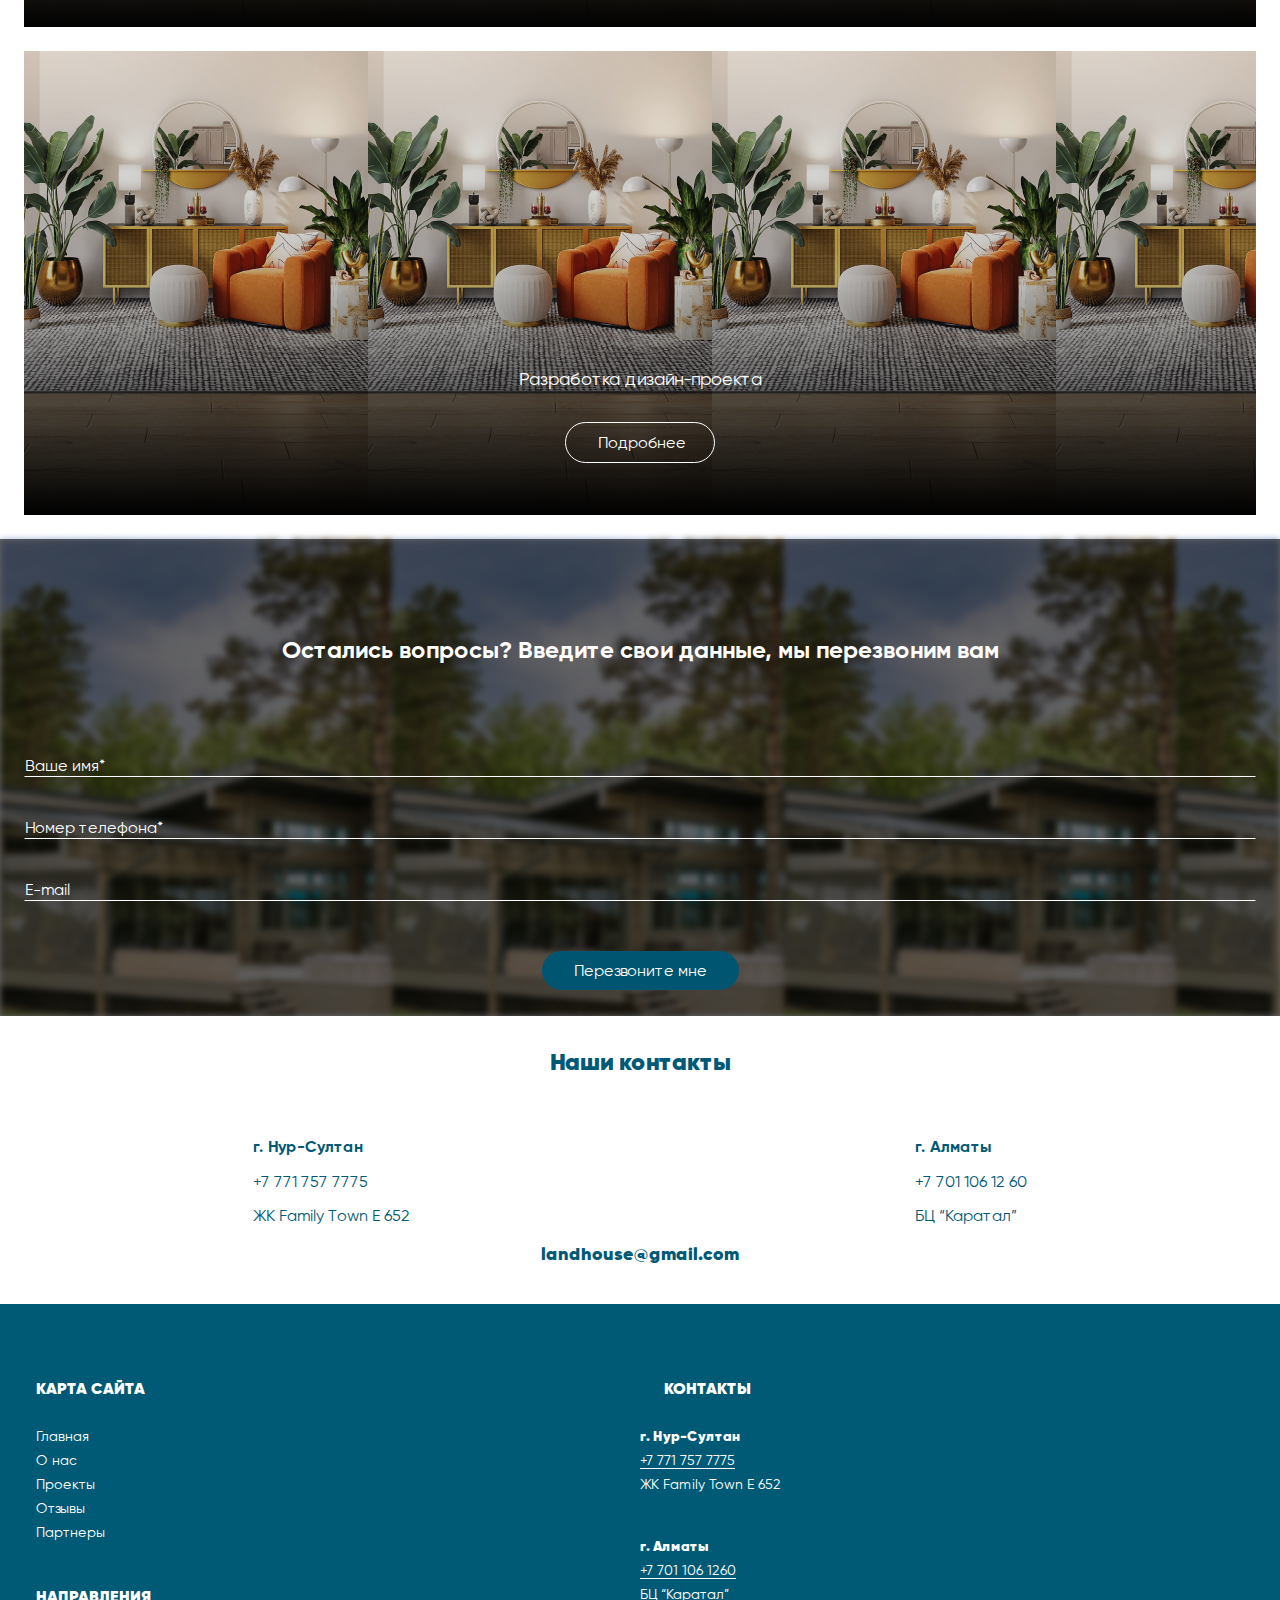
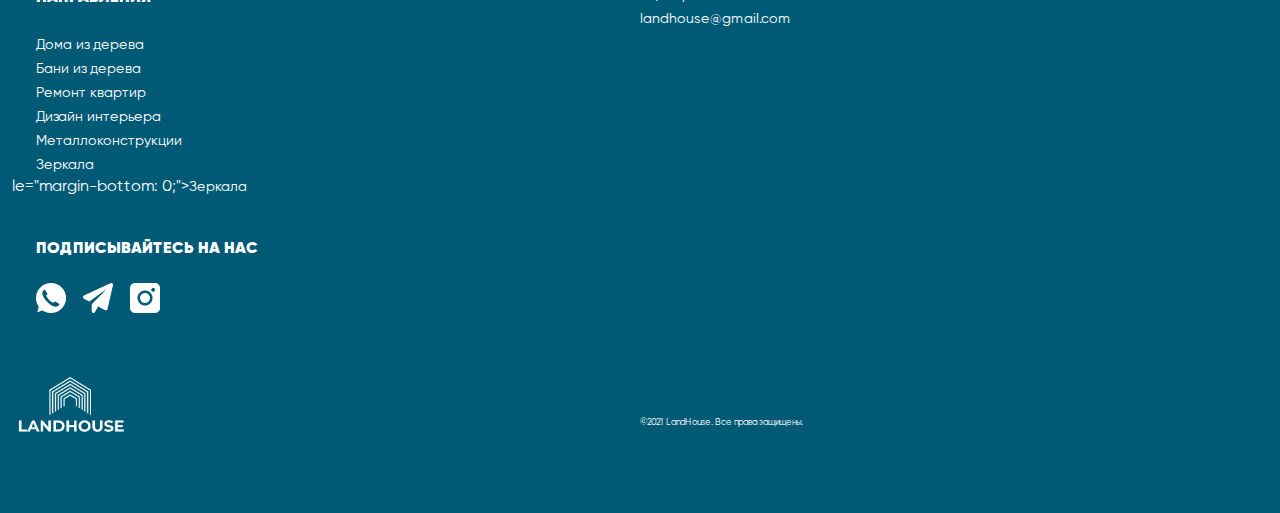
<file: design.html>
<!DOCTYPE html>
<html lang="en">
    <head>

        <title>Ремонт</title>

        <meta charset="UTF-8">
        <meta name="theme-color" content="#202023">
        <meta name="author" content="webnet.kz">
        <meta name="description" content="mini project stopwatch of webnet.kz">
        <meta name="keywords" content="stopwatch, webnet, webnet.kz, PWA">
        <meta name="viewport" content="width=device-width, initial-scale=1.0">
        <meta name="robots" content="index, follow">

        <link rel="shortcut icon" href="./public/img/logos/64.png" type="image/png">
        <link rel="apple-touch-icon" href="./public/img/logos/512.png">
        <link rel="stylesheet" type="text/css" href="./public/css/style.css">
        <!-- <link rel="stylesheet" href="./public/css/mobileStyle.css"> -->

        <style>
          @media only screen and (max-width: 1280px) {
          }
        </style>
      </head>

    <body>
      <menu>
        <img src="./public/img/icons/close.png" class="closeMenu" onclick="showMenu();">
        <img src="./public/img/logo_3.png" alt="logo «LandHouse»" class="logo_3" onclick="location.href = 'index.html'; showMenu();">
        <ul>
          <li onclick="location.href = 'index.html#own'; showMenu();">Чем мы занимаемся</li>
          <li onclick="location.href = 'index.html#about'; showMenu();">О нас</li>
          <li onclick="location.href = 'homes.html'; showMenu();">Наши проекты </li>
          <li onclick="location.href = 'index.html#otzivi'; showMenu();">Отзывы</li>
          <li onclick="location.href = 'index.html#partners'; showMenu();">Партнеры</li>
          <li onclick="location.href = 'index.html#contacts'; showMenu();" >Контакты</li>
        </ul>
      </menu>
      <span class="showM" onclick="showMenu();">
        <span></span><span></span><span></span>
      </span>

      <section class="hh_1">
        <span class="box box1"></span>
        <span class="box box2"></span>
        <div class="bg_hh_3">
        </div>
        <div class="promo">
          <p>Разработка <br> <span>Индивидуального <br> дизайн-проекта</span><br> с 3D-визуализацией
          </p>
        </div>
        <div class="promoUl">
          <ul>
            <li>Бесплатный авторский надзор</li>
            <li>Скидки на мебель от партнеров</li>
            <li>Избегаем типовых решений</li>
          </ul>
          <button class="btn" style="margin-top: 50px;">Оставить заявку</button>
        </div>
        <div class="social">
          <a href="#"><img src="./public/img/icons/wp.png"></a>
          <a href="#"><img src="./public/img/icons/tel.png"></a>
          <a href="#"><img src="./public/img/icons/inst.png"></a>
        </div>
        <div style="position: relative; top: 100px; left: 100px; z-index: 99;">
          <span class="box box3"></span>
          <span class="box box4"></span>
        </div>
      </section>
      
      <span style="position: relative; bottom: 0; right: 0;">
        <span class="box boxThree"></span>
        <span class="box boxFour"></span>
      </span>
      <section class="hh_2">
        <h2>Разработка индивидуального дизайн-проекта</h2>
        <p>Мы сможем облегчить процесс строительства и ремонта за счет разработки дизайн-проекта. 

            Поможем вам просчитать точное количество строительных материалов, что поможет вам существенно сэкономить в процессе строительства.
        </p>
        
        <img src="./public/img/logo_2.png" class="logo" alt="logo «LandHouse»">
      </section>


      <section class="hh_3">
        <h2 style="color: rgba(0, 90, 118, 1); margin-bottom: 35px;">Преимущества работы с дизайнером</h2>
        <div class="forIcon">
          <img src="./public/img/icons/ic3.png" alt="">
          <p style="font-size: 18px; line-height: 21.6px;">Экономия времени</p>
          <p>Возьмем ваши “головные боли” на себя</p>
        </div>
        <div class="forIcon">
          <img src="./public/img/icons/4.png" alt="">
          <p style="font-size: 18px; line-height: 21.6px;">3D-визуализация</p>
          <p>Увидите заранее ваш будущий интерьер </p>
        </div>
        <div class="forIcon">
          <img src="./public/img/icons/3.png" alt="">
          <p style="font-size: 18px; line-height: 21.6px;">Подбор мебели и материалов</p>
          <p>Поможем выбрать мебель, декор и осветительные приборы</p>
        </div>
        <div class="forIcon">
          <img src="./public/img/icons/2.png" alt="">
          <p style="font-size: 18px; line-height: 21.6px;">Авторский надзор </p>
          <p>Проконтролируем ход строительства от начала и до конца</p>
        </div>
        <div class="forIcon">
          <img src="./public/img/icons/1.png" alt="">
          <p style="font-size: 18px; line-height: 21.6px;">Скидки от партнеров </p>
          <p>Сэкономите немало денег, благодаря нашим связям </p>
        </div>
        <div class="forIcon" style="border-bottom: 1px solid rgba(0, 0, 0, 0); padding-24px;">
          <img src="./public/img/icons/ic12.png" alt="">
          <p style="font-size: 18px; line-height: 21.6px;">Скорость строительства</p>
          <p>При наличии проекта, стройка пройдет гораздо быстрее</p>
        </div>
      </section>

      <section class="hh_4">
        <h2 style="margin: 72px;">Виды дизайн-проекта</h2>
        
        <div class="newFlexLong">
            <p>
                <img src="./public/img/bg_test.jpg" alt="">
                <b>Косметический ремонт</b>
                <span style="margin-bottom: 24px;">от 15000₸ за м2</span>
                    <span class="li">Отделка потолков</span>
                    <span class="li">Отделка стен</span>
                    <span class="li">Отделка труб</span>
                    <span class="li">Монтаж напольного покрытия</span>
                    <span class="li">Плиточные работы</span>
                    <span class="li">Замена электрических элементов</span>
                <button class="btn" style="margin-top: 32px;">Оставить заявку</button>
            </p>
            <p>
                <img src="./public/img/bg_test.jpg" alt="">
                <b>Капитальный ремонт
                    </b>
                <span style="margin-bottom: 24px;">от 20000₸ за м2</span>
                    <span class="li">Электрика “с нуля”</span>
                    <span class="li">Сантехника “с нуля”</span>
                    <span class="li">Выравнивание стен</span>
                    <span class="li">Выравнивание потолков</span>
                    <span class="li">Стяжка пола</span>
                    <span class="li">Отделочные работы</span>
                <button class="btn" style="margin-top: 32px;">Оставить заявку</button>
            </p>
            <p>
                <img src="./public/img/bg_test.jpg" alt="">
                <b>Ремонт “под ключ”
                    </b>
                <span style="margin-bottom: 24px;">от 30000₸ за м2</span>
                    <span class="li">Электрика “с нуля”</span>
                    <span class="li">Сантехника “с нуля”</span>
                    <span class="li">Выравнивание стен</span>
                    <span class="li">Выравнивание потолков</span>
                    <span class="li">Стяжка пола</span>
                    <span class="li">Отделочные работы</span>

                    <span class="li">Индивидуальный дизайн-проект</span>
                    <span class="li">3D - визуализация объекта</span>
                    <span class="li">Подбор строительных материалов</span>
                    <span class="li">Подбор мебели</span>
                    <span class="li">Вывоз строительного мусора</span>
                    <span class="li">Генеральная уборка</span>
                <button class="btn" style="margin-top: 32px;">Оставить заявку</button>
            </p>
        </div>
      </section>

      <section class="hh_5">
        <div class="bg_callback"></div>
        <form action="#" class="callback">
            <h2 style="padding-top: 96px; padding-bottom: 56px;">Оставьте заявку на разработку индивидуального проекта</h2>
            <input type="text" class="inp" placeholder="Ваше имя*">
            <input type="text" class="inp" placeholder="Номер телефона*">
            <input type="text" class="inp" placeholder="E-mail">
            <button class="btn">Перезвоните мне</button>
        </form>
      </section>

      <section class="hh_6">
        <h2 style="color: rgba(0, 90, 118, 1);  font-weight: 900; margin-bottom: 35px;">Чем мы занимаемся</h2>
      
        <div class="clickme" style="background: url('./public/img/clickme/clickme_1.png');">
          <div>
            <p>Строительство домов из дерева</p>
            <button class="btnClear">Подробнее</button>
          </div>
        </div>

        <div class="clickme" style="background: url('./public/img/clickme/clickme_2.png');">
          <div>
            <p>Строительство банных комплексов из дерева</p>
            <button class="btnClear">Подробнее</button>
          </div>
        </div>

        <div class="clickme" style="background: url('./public/img/clickme/clickme_3.png');">
          <div>
            <p>Ремонт жилых помещений</p>
            <button class="btnClear">Подробнее</button>
          </div>
        </div>

        <div class="clickme" style="background: url('./public/img/clickme/clickme_4.png');">
          <div>
            <p>Ремонт коммерческих помещений</p>
            <button class="btnClear">Подробнее</button>
          </div>
        </div>

        <div class="clickme" style="background: url('./public/img/clickme/clickme_5.png');">
          <div>
            <p>Разработка дизайн-проекта</p>
            <button class="btnClear">Подробнее</button>
          </div>
        </div>

        <div class="clickme" style="background: url('./public/img/clickme/clickme_5.png');">
            <div>
              <p>Разработка дизайн-проекта</p>
              <button class="btnClear">Подробнее</button>
            </div>
          </div>
      </section>

      

      <section class="hh_7">
        <div class="bg_callback" style="background: url('./public/img/callback_2.jpg');"></div>
        <form action="#" class="callback" style="background-color: rgba(0, 0, 0, 0.6);">
            <h2 style="padding-top: 96px; padding-bottom: 56px;">Остались вопросы? Введите свои данные, мы перезвоним вам</h2>
            <input type="text" class="inp" placeholder="Ваше имя*">
            <input type="text" class="inp" placeholder="Номер телефона*">
            <input type="text" class="inp" placeholder="E-mail">
            <button class="btn">Перезвоните мне</button>
        </form>
      </section>

      <section class="hh_8">
        <h2 id="contacts" style="color: rgba(0, 90, 118, 1);  font-weight: 900; margin-bottom: 59px;">Наши контакты</h2>
        <div style="display: flex; justify-content: space-around;">
          <div style="display: flex; align-items: flex-start; flex-direction: column;">
            <b style="font-family: Gilroy;
            font-style: normal;
            font-weight: bold;
            font-size: 16px;
            line-height: 20px; text-align: left; display: inline-block;color: rgba(0, 90, 118, 1); margin-bottom: 15px;">г. Нур-Султан</b>
            <span style="color: rgba(0, 90, 118, 1); margin-bottom: 15px;">+7 771 757 7775</span>
            <span style="color: rgba(0, 90, 118, 1); margin-bottom: 15px;">ЖК Family Town Е 652 </span>
          </div>
          <div style="display: flex; align-items: flex-start; flex-direction: column;">
            <b style="font-family: Gilroy;
            font-style: normal;
            font-weight: bold;
            font-size: 16px;
            line-height: 20px; text-align: left; display: inline-block;color: rgba(0, 90, 118, 1); margin-bottom: 15px;">г. Алматы</b>
            <span style="color: rgba(0, 90, 118, 1); margin-bottom: 15px;">+7 701 106 12 60</span>
            <span style="color: rgba(0, 90, 118, 1); margin-bottom: 15px;">БЦ “Каратал”</span>
          </div>
        </div>
        <h2 id="contacts" style="color: rgba(0, 90, 118, 1); font-weight: 900; font-size: 18px;">landhouse@gmail.com</h2>
      </section>

      <section class="hh_9">
        <div style="display: flex; justify-content: space-around;">
          <div style="text-align: left; width: 100%">
            <p style="font-weight: 900;">КАРТА САЙТА</p>
            <p style="margin-bottom: 0;"><a href="index.html" style="font-size: 14px; line-height: 16,8px; color: white; text-decoration: none;">Главная</a></p>
            <p style="margin-bottom: 0;"><a href="index.html#about" style="font-size: 14px; line-height: 16,8px; color: white; text-decoration: none;">О нас</a></p>
            <p style="margin-bottom: 0;"><a href="homes.html" style="font-size: 14px; line-height: 16,8px; color: white; text-decoration: none;">Проекты</a></p>
            <p style="margin-bottom: 0;"><a href="index.html#otzivi" style="font-size: 14px; line-height: 16,8px; color: white; text-decoration: none;">Отзывы</a></p>
            <p style="margin-bottom: 0;"><a href="index.html#partners" style="font-size: 14px; line-height: 16,8px; color: white; text-decoration: none;">Партнеры</a></p>
          
            <p style="font-weight: 900; margin-top: 40px;">НАПРАВЛЕНИЯ</p>
            <p style="margin-bottom: 0;"><a href="homes.html" style="font-size: 14px; line-height: 16,8px; color: white; text-decoration: none;">Дома из дерева</a></p>
            <p style="margin-bottom: 0;"><a href="hothome.html" style="font-size: 14px; line-height: 16,8px; color: white; text-decoration: none;">Бани из дерева</a></p>
            <p style="margin-bottom: 0;"><a href="help.html" style="font-size: 14px; line-height: 16,8px; color: white; text-decoration: none;">Ремонт квартир</a></p>
            <p style="margin-bottom: 0;"><a href="design.html" style="font-size: 14px; line-height: 16,8px; color: white; text-decoration: none;">Дизайн интерьера</a></p>
            <p style="margin-bottom: 0;"><a href="index.html" style="font-size: 14px; line-height: 16,8px; color: white; text-decoration: none;">Металлоконструкции</a></p>
            <p style="margin-bottom: 0;"><a href="index.html" style="font-size: 14px; line-height: 16,8px; color: white; text-decoration: none;">Зеркала</a></p>
le="margin-bottom: 0;"><a href="index.html" style="font-size: 14px; line-height: 16,8px; color: white; text-decoration: none;">Зеркала</a></p>

            <p style="font-weight: 900; margin-top: 40px;">ПОДПИСЫВАЙТЕСЬ НА НАС</p>
            <div style="margin-left: 24px">
              <a href="#"><img src="./public/img/icons/wp_2.png"></a>
              <a href="#" style="margin-left: 13px;"><img src="./public/img/icons/tel_2.png"></a>
              <a href="#" style="margin-left: 13px;"><img src="./public/img/icons/inst_2.png"></a>
            </div>
            <img src="./public/img/logo_3.png" alt="" class="logoF">
          </div>

          <div style="text-align: left; width: 100%">
            <p style="font-weight: 900;">КОНТАКТЫ</p>
            <p style="margin: 0;"><a href="index.html" style="font-size: 14px; line-height: 16,8px; color: white; text-decoration: none; font-weight: 900;">г. Нур-Султан</a></p>
            <p style="margin: 0;"><a href="index.html" style="border-bottom: 1px solid white;font-size: 14px; line-height: 16,8px; color: white; text-decoration: none;">+7 771 757 7775</a></p>
            <p style="margin: 0;"><a href="index.html" style="font-size: 14px; line-height: 16,8px; color: white; text-decoration: none;">ЖК Family Town Е 652 </a></p>
            <br><br>

            <p style="margin: 0;"><a href="index.html" style="font-size: 14px; line-height: 16,8px; color: white; text-decoration: none; font-weight: 900;">г. Алматы</a></p>
            <p style="margin: 0;"><a href="index.html" style="border-bottom: 1px solid white; font-size: 14px; line-height: 16,8px; color: white; text-decoration: none;">+7 701 106 1260</a></p>
            <p style="margin: 0;"><a href="index.html" style="font-size: 14px; line-height: 16,8px; color: white; text-decoration: none;">БЦ “Каратал”</a></p>
            <p style="margin: 0;"><a href="index.html" style="font-size: 14px; line-height: 16,8px; color: white; text-decoration: none;">landhouse@gmail.com</a></p>

            


           <span style="font-size: 9px; position: relative; top: 380px;">©2021 LandHouse. Все права защищены.</span>
          

          </div>
        </div>
      </section>

      <script src="./public/js/main.js"></script>
  </body>
</html>
</file>
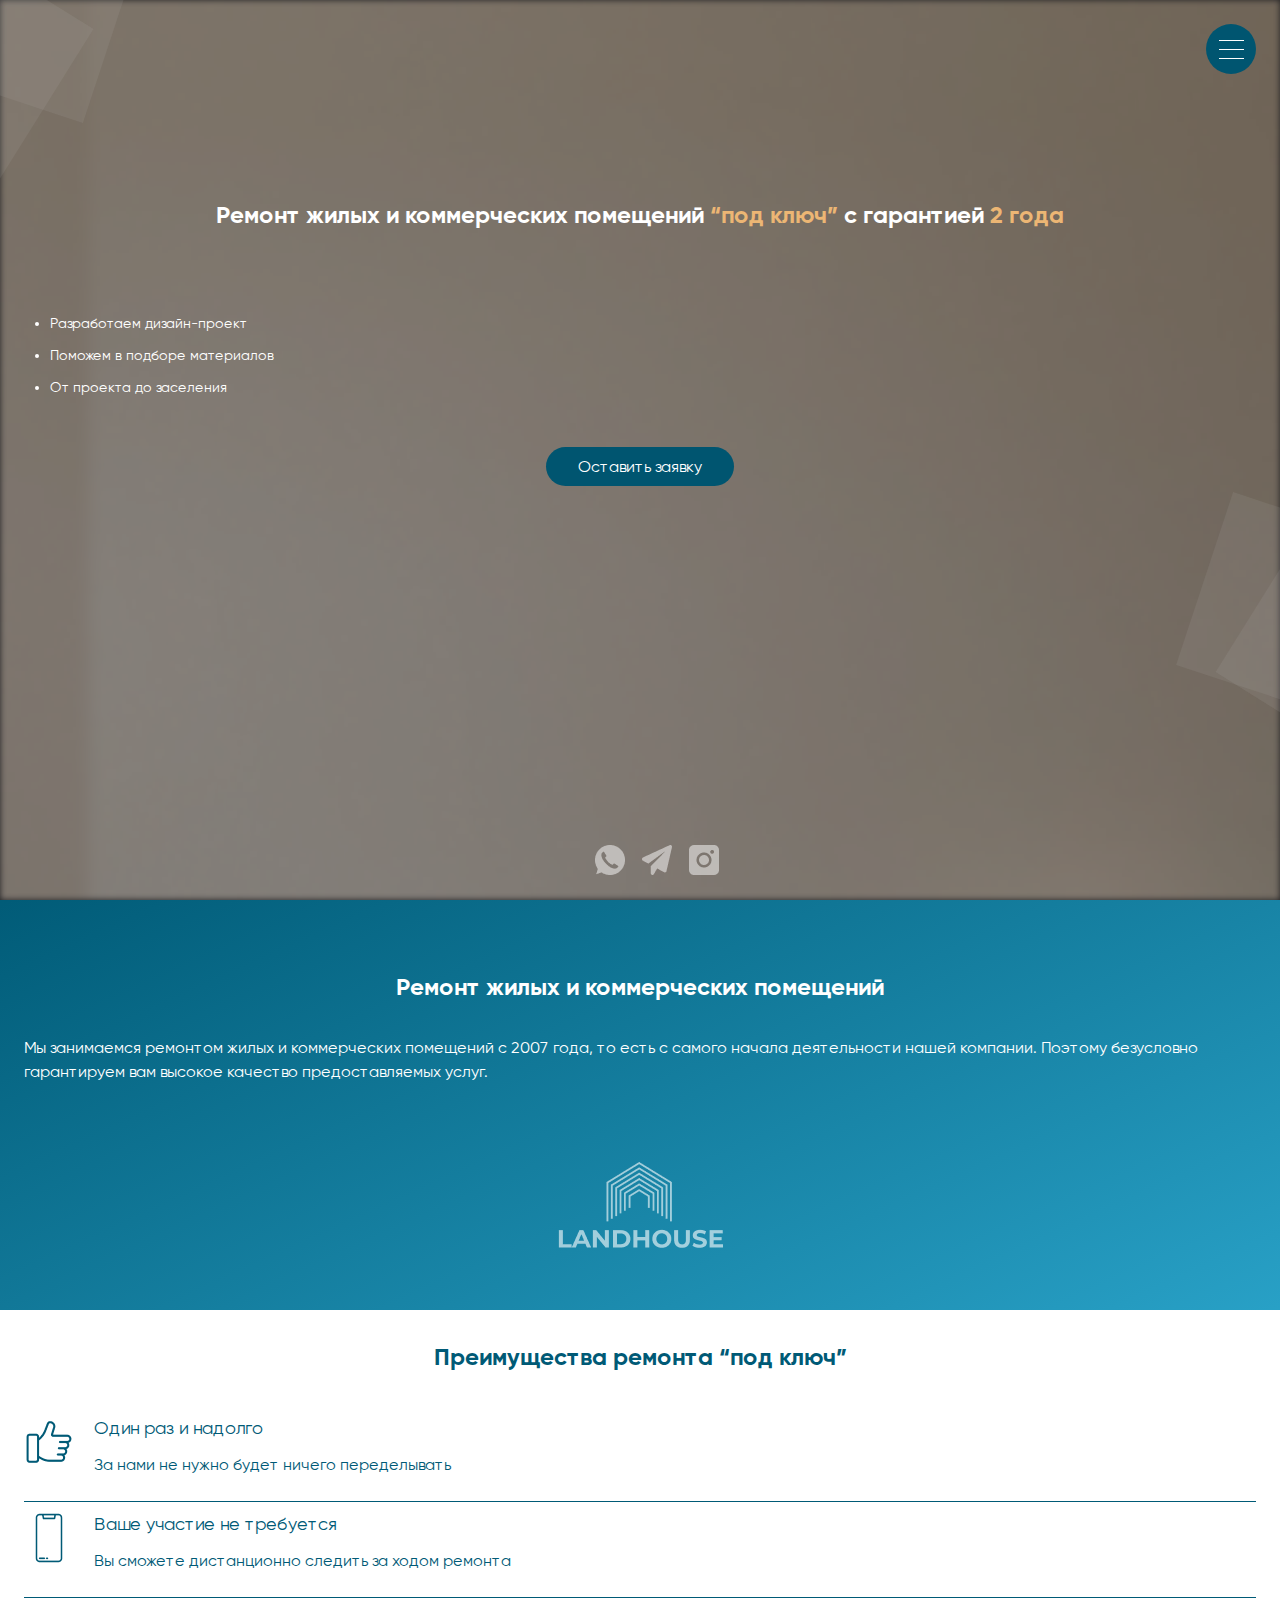
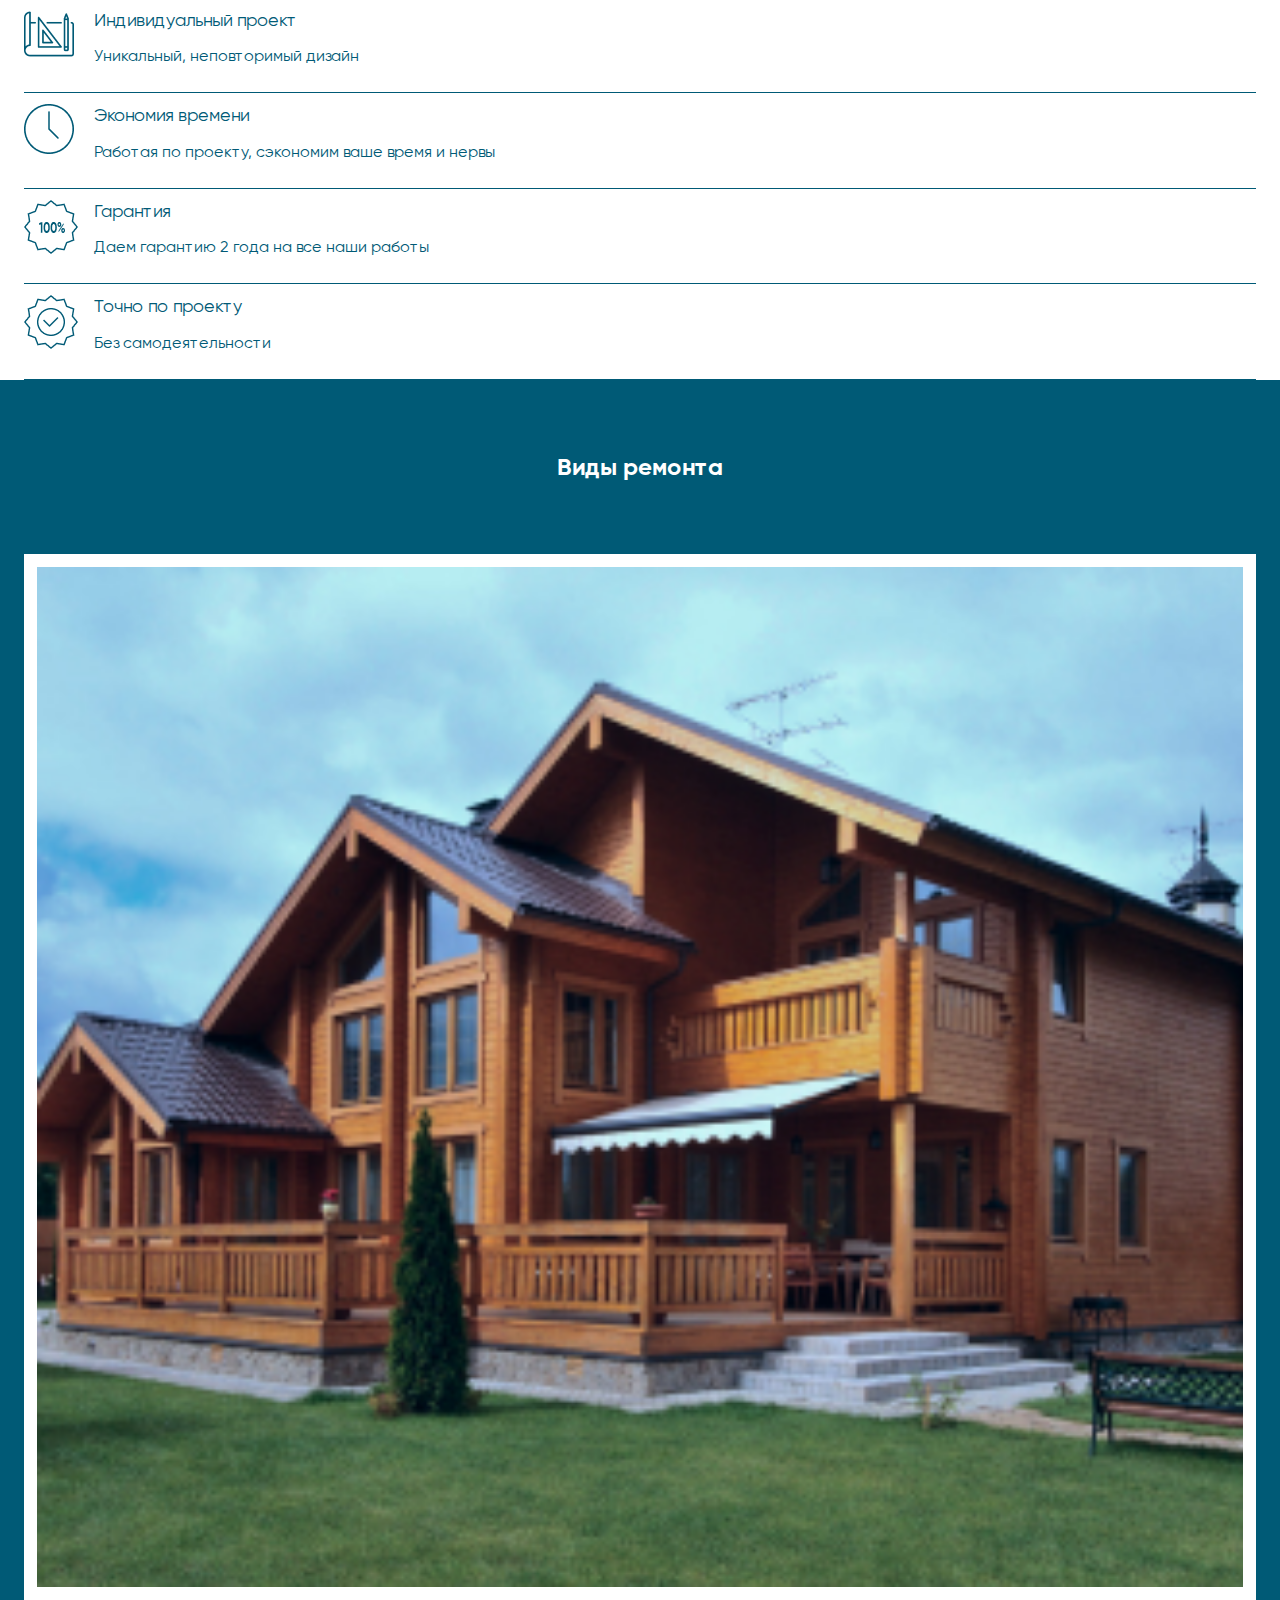
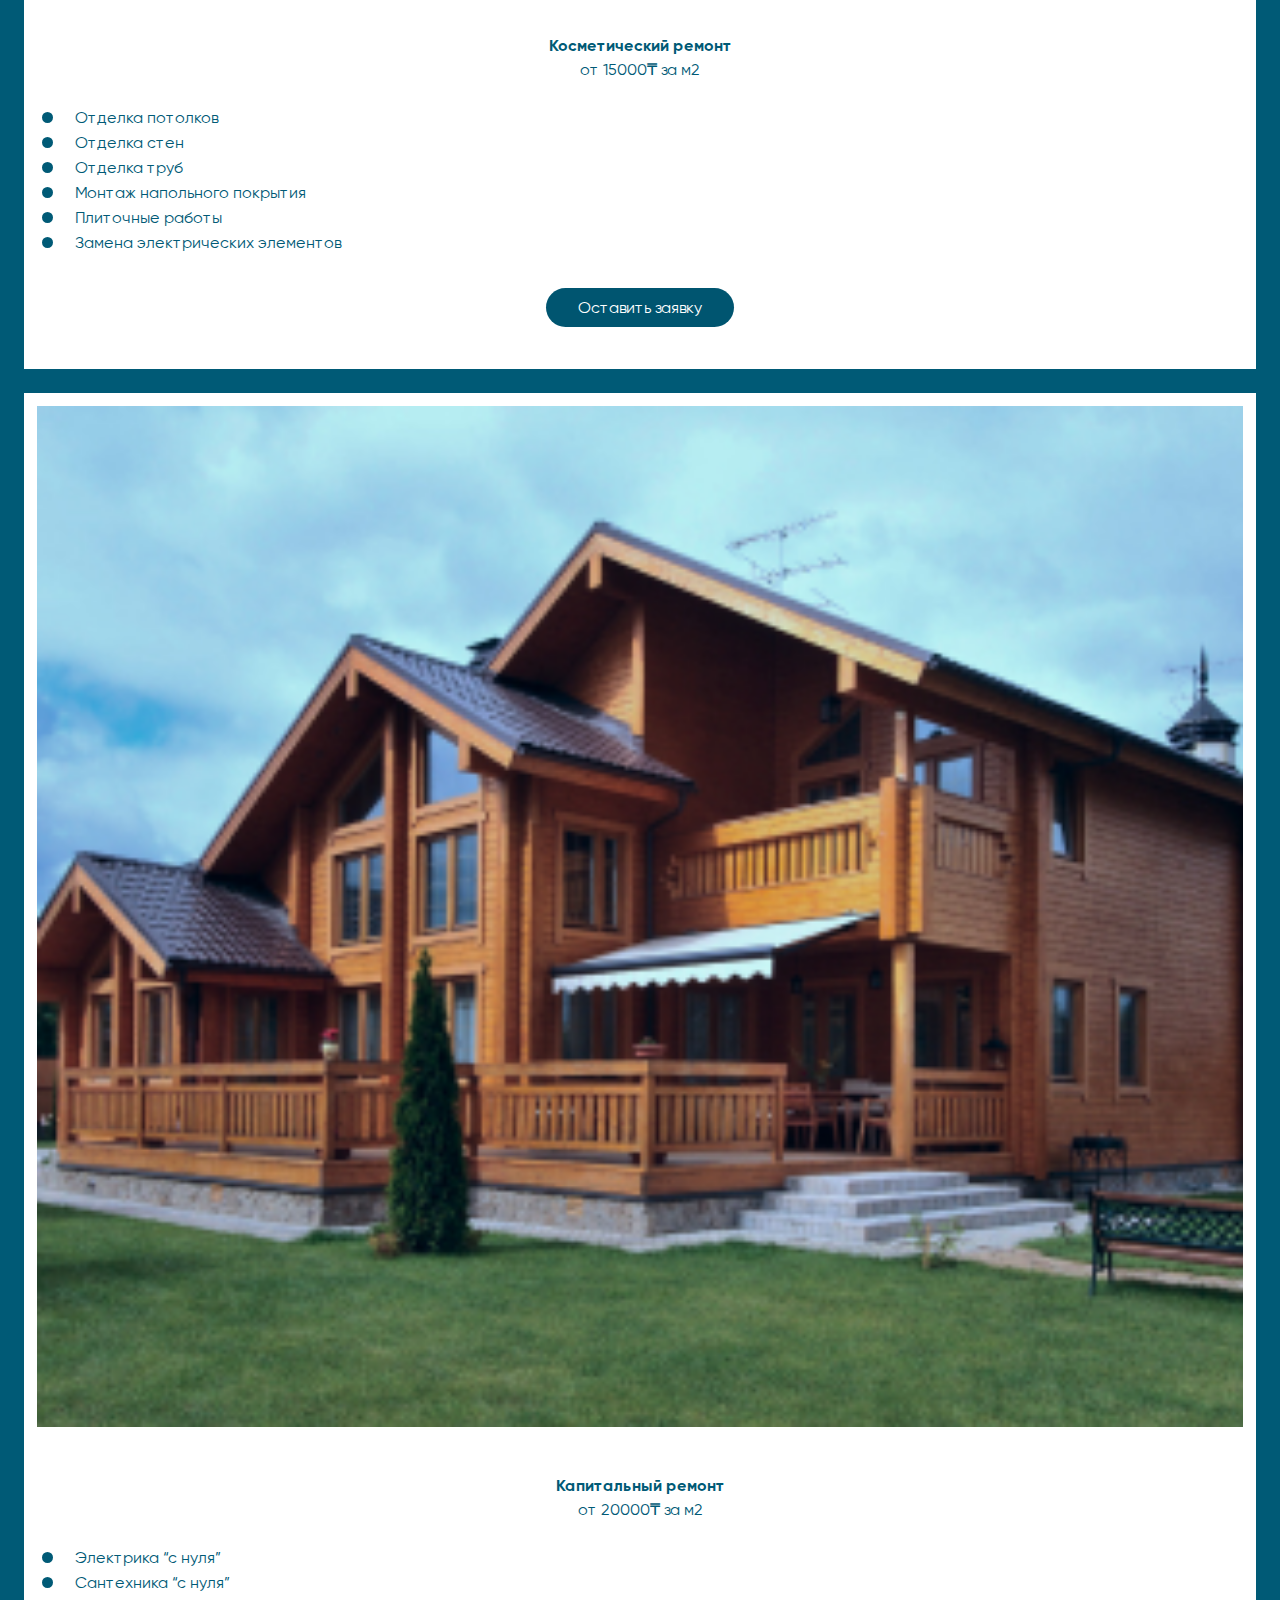
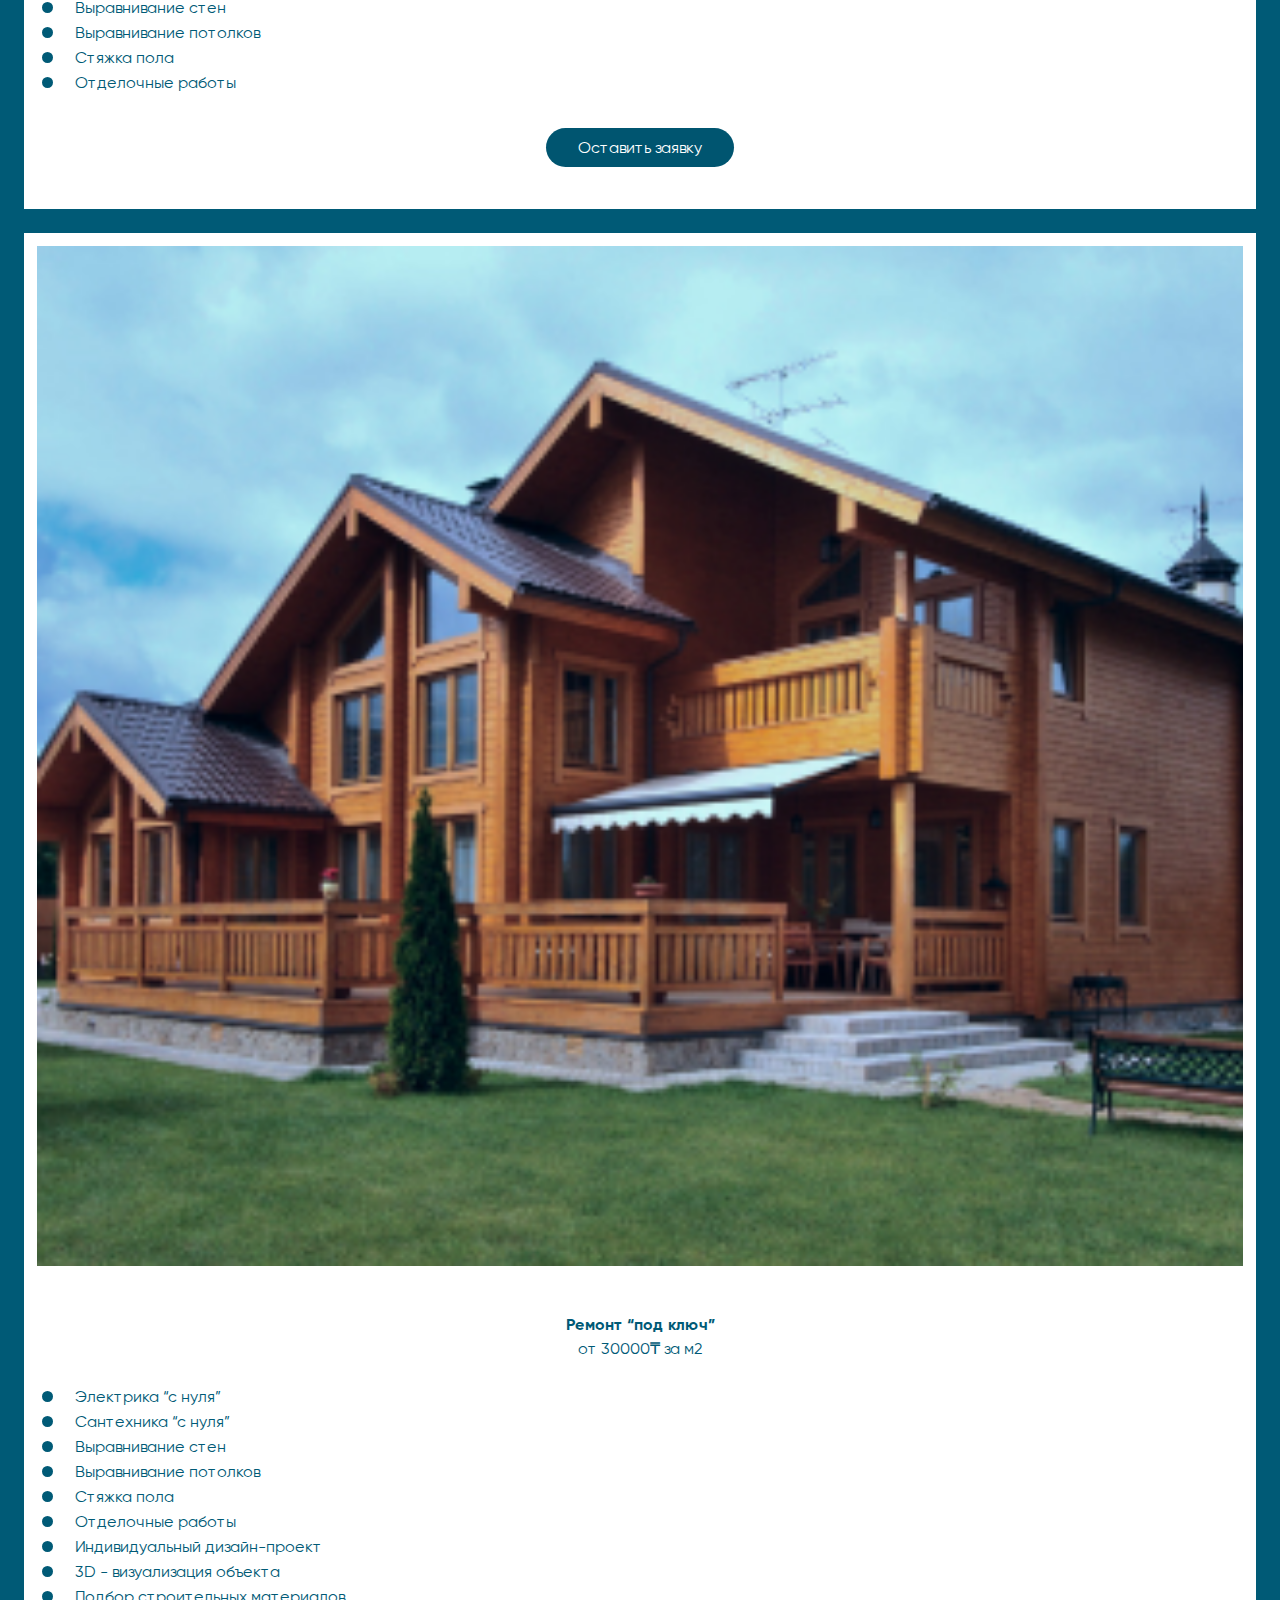
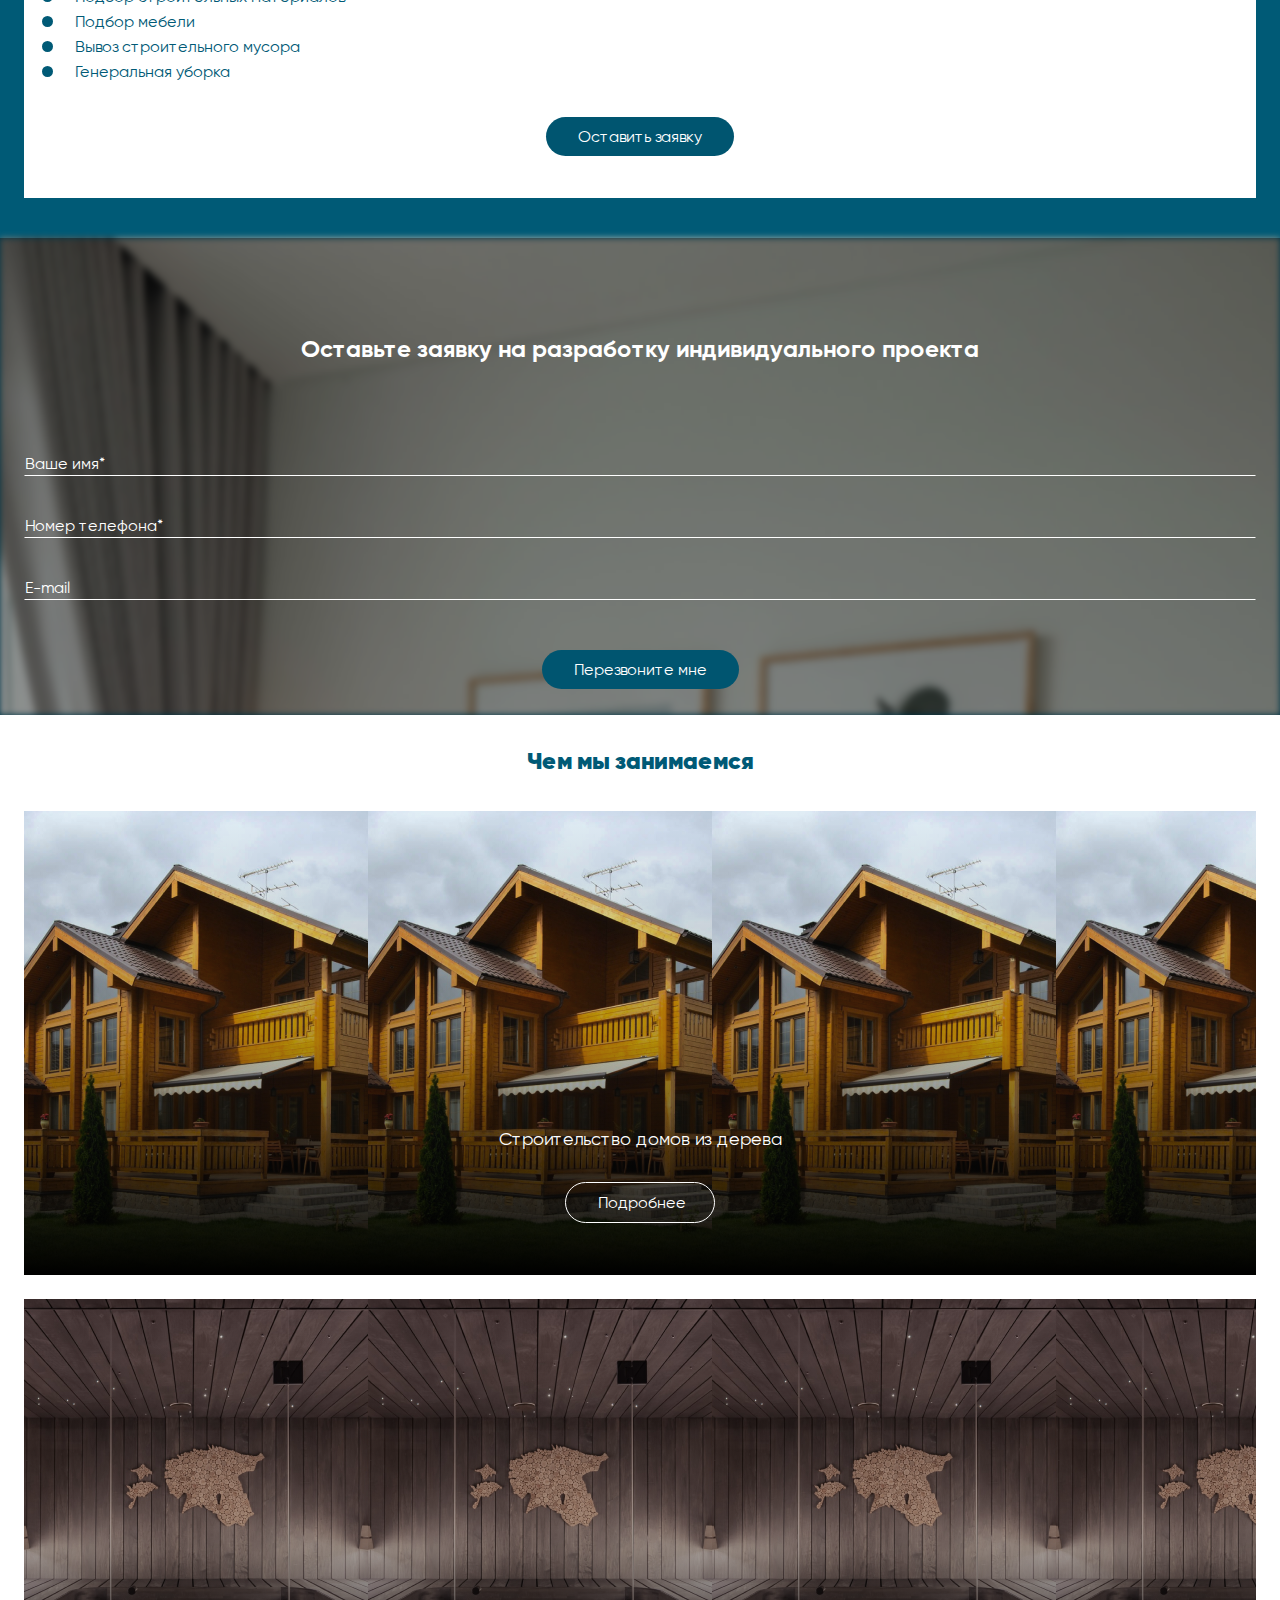
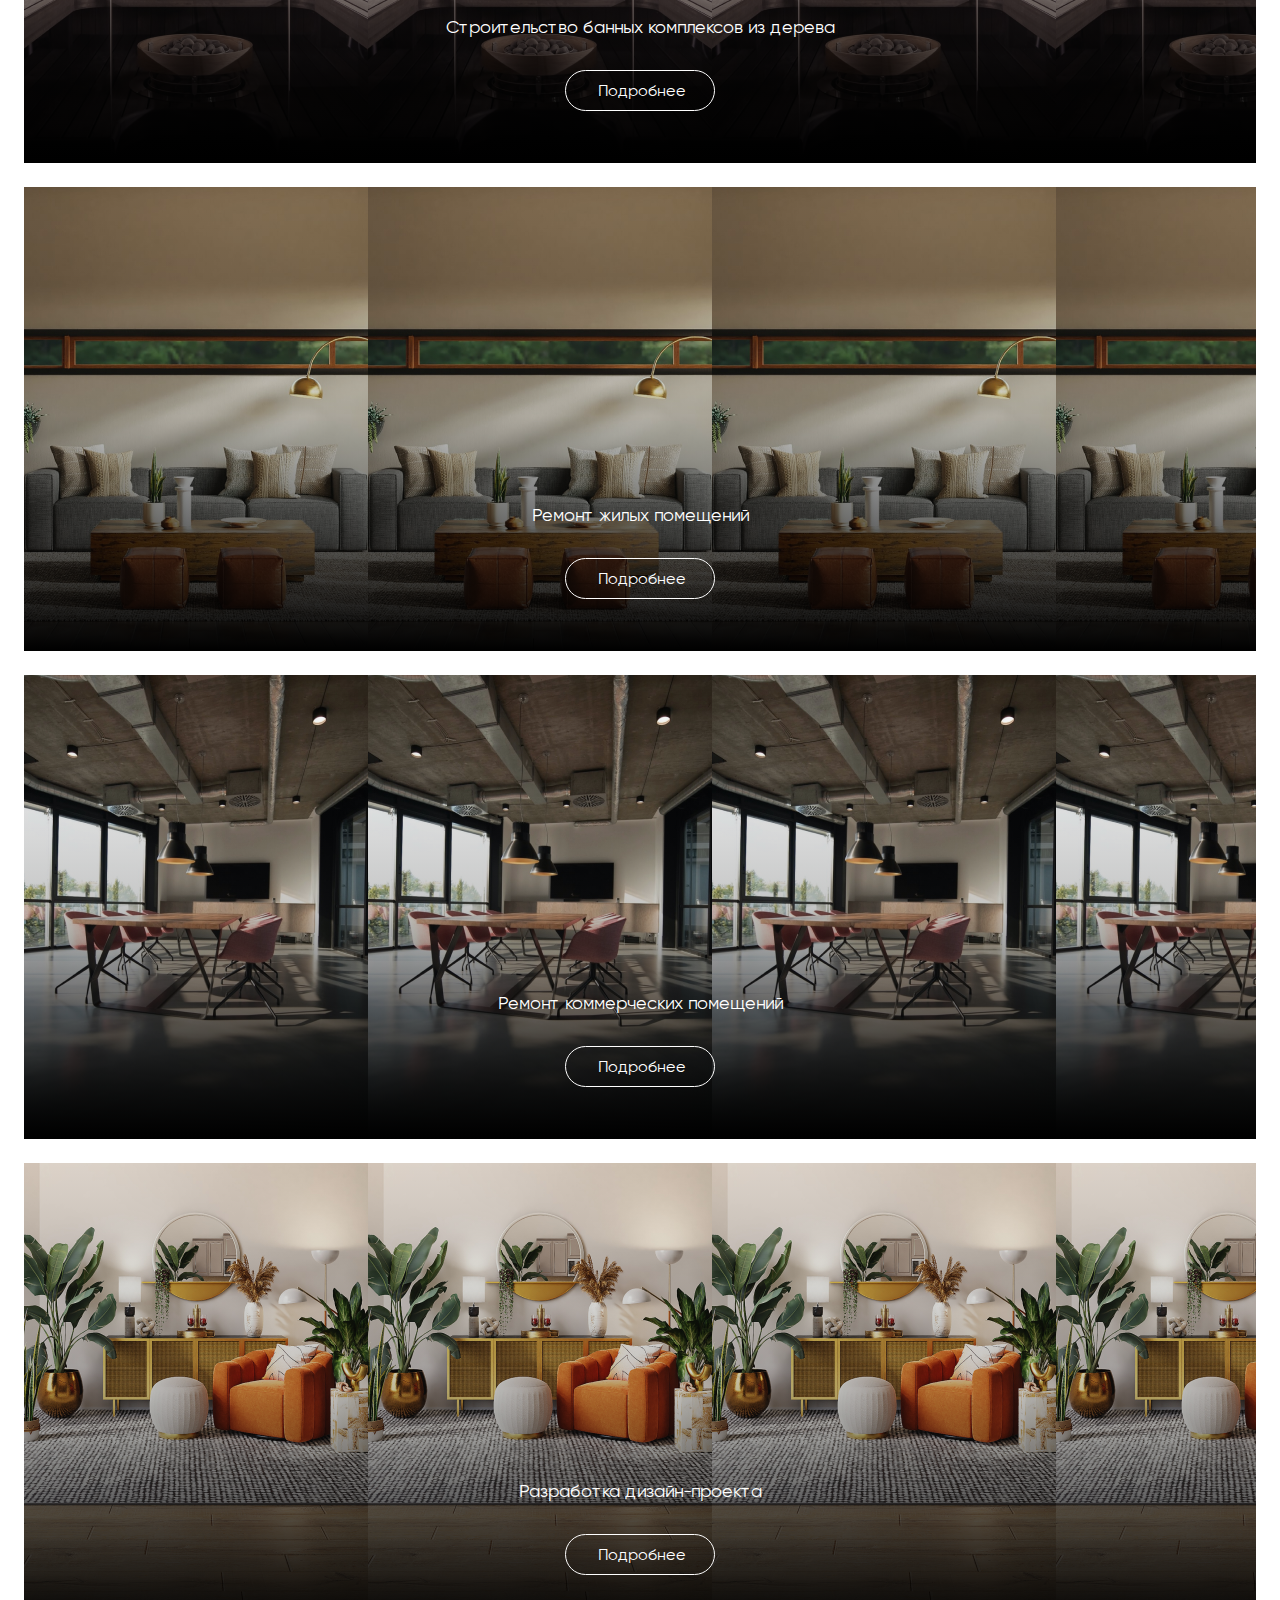
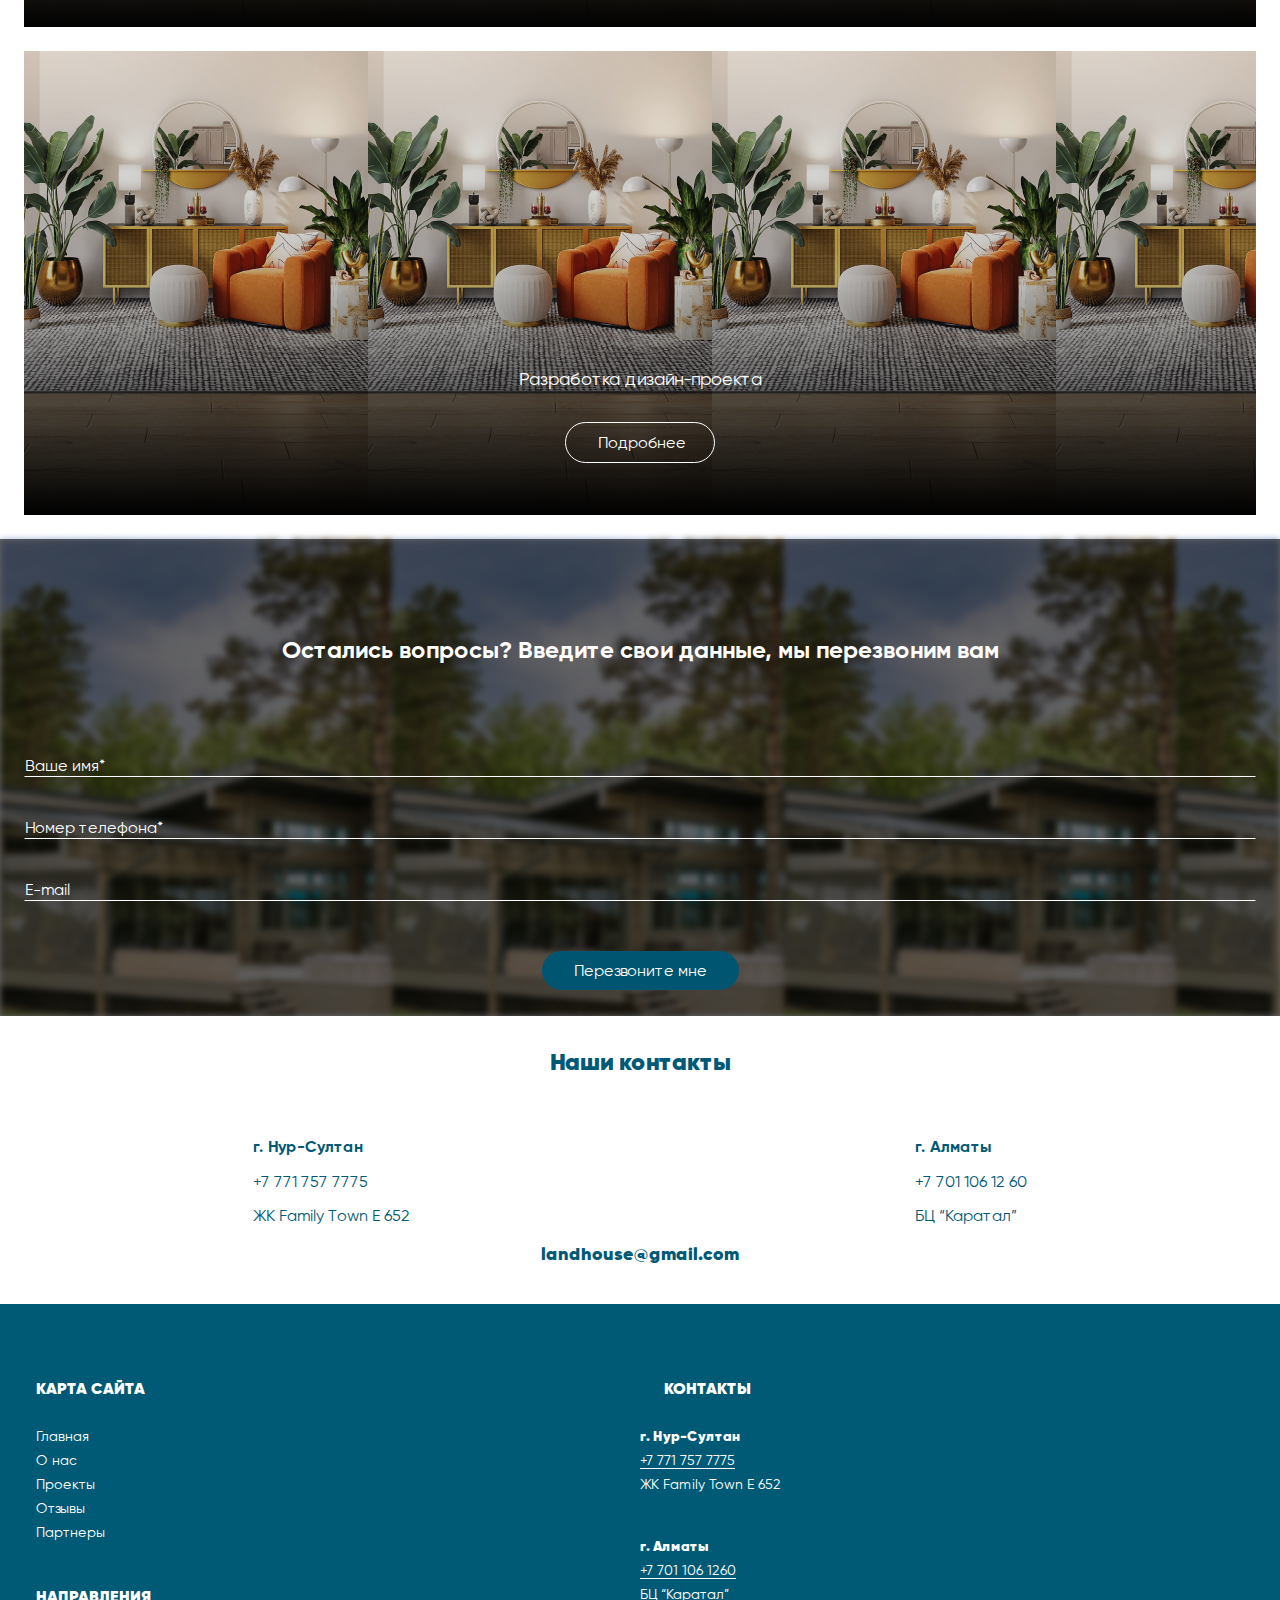
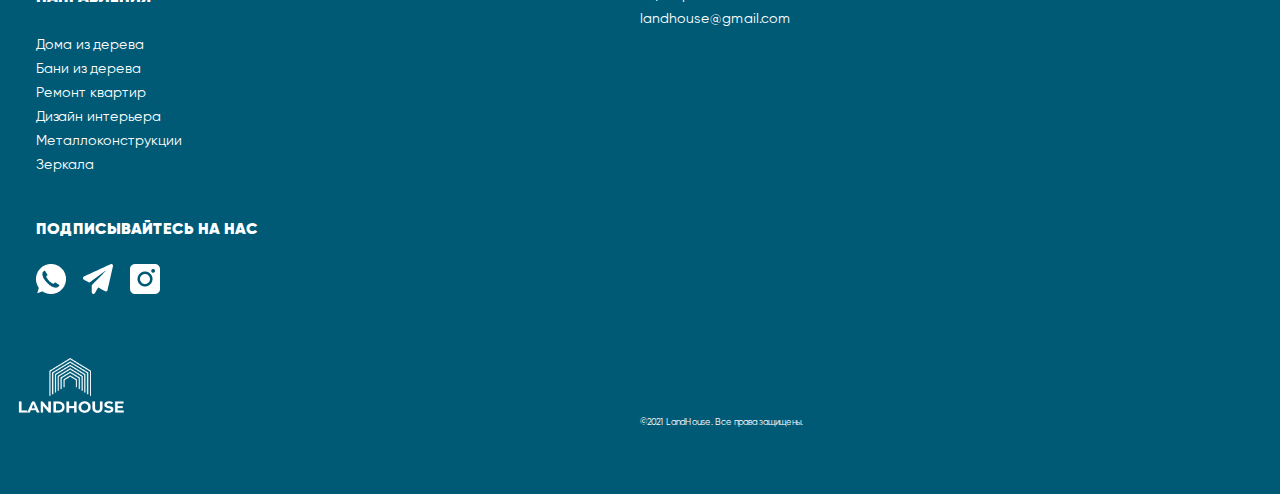
<file: help.html>
<!DOCTYPE html>
<html lang="en">
    <head>

        <title>Ремонт</title>

        <meta charset="UTF-8">
        <meta name="theme-color" content="#202023">
        <meta name="author" content="webnet.kz">
        <meta name="description" content="mini project stopwatch of webnet.kz">
        <meta name="keywords" content="stopwatch, webnet, webnet.kz, PWA">
        <meta name="viewport" content="width=device-width, initial-scale=1.0">
        <meta name="robots" content="index, follow">

        <link rel="shortcut icon" href="./public/img/logos/64.png" type="image/png">
        <link rel="apple-touch-icon" href="./public/img/logos/512.png">
        <link rel="stylesheet" type="text/css" href="./public/css/style.css">
        <!-- <link rel="stylesheet" href="./public/css/mobileStyle.css"> -->

        <style>
          @media only screen and (max-width: 1280px) {
          }
        </style>
      </head>

    <body>
      <menu>
        <img src="./public/img/icons/close.png" class="closeMenu" onclick="showMenu();">
        <img src="./public/img/logo_3.png" alt="logo «LandHouse»" class="logo_3" onclick="location.href = 'index.html'; showMenu();">
        <ul>
          <li onclick="location.href = 'index.html#own'; showMenu();">Чем мы занимаемся</li>
          <li onclick="location.href = 'index.html#about'; showMenu();">О нас</li>
          <li onclick="location.href = 'homes.html'; showMenu();">Наши проекты </li>
          <li onclick="location.href = 'index.html#otzivi'; showMenu();">Отзывы</li>
          <li onclick="location.href = 'index.html#partners'; showMenu();">Партнеры</li>
          <li onclick="location.href = 'index.html#contacts'; showMenu();" >Контакты</li>
        </ul>
      </menu>
      <span class="showM" onclick="showMenu();">
        <span></span><span></span><span></span>
      </span>

      <section class="hh_1">
        <span class="box box1"></span>
        <span class="box box2"></span>
        <div class="bg_hh_1">
        </div>
        <div class="promo">
          <p>Ремонт жилых 
            и коммерческих помещений <span>“под ключ”</span> с гарантией <span>2 года</span>
          </p>
        </div>
        <div class="promoUl">
          <ul>
            <li>Разработаем дизайн-проект</li>
            <li>Поможем в подборе материалов</li>
            <li>От проекта до заселения</li>
          </ul>
          <button class="btn" style="margin-top: 50px;">Оставить заявку</button>
        </div>
        <div class="social">
          <a href="#"><img src="./public/img/icons/wp.png"></a>
          <a href="#"><img src="./public/img/icons/tel.png"></a>
          <a href="#"><img src="./public/img/icons/inst.png"></a>
        </div>
        <div style="position: relative; top: 100px; left: 100px; z-index: 99;">
          <span class="box box3"></span>
          <span class="box box4"></span>
        </div>
      </section>
      
      <span style="position: relative; bottom: 0; right: 0;">
        <span class="box boxThree"></span>
        <span class="box boxFour"></span>
      </span>
      <section class="hh_2">
        <h2>Ремонт жилых и коммерческих помещений</h2>
        <p>Мы занимаемся ремонтом жилых и коммерческих помещений с 2007 года, то есть с самого начала деятельности нашей компании. Поэтому безусловно гарантируем вам высокое качество предоставляемых услуг.
        </p>
        
        <img src="./public/img/logo_2.png" class="logo" alt="logo «LandHouse»">
      </section>


      <section class="hh_3">
        <h2 style="color: rgba(0, 90, 118, 1); margin-bottom: 35px;">Преимущества ремонта “под ключ”</h2>
        <div class="forIcon">
          <img src="./public/img/icons/ic13.png" alt="">
          <p style="font-size: 18px; line-height: 21.6px;">Один раз и надолго</p>
          <p>За нами не нужно будет ничего переделывать</p>
        </div>
        <div class="forIcon">
          <img src="./public/img/icons/ic14.png" alt="">
          <p style="font-size: 18px; line-height: 21.6px;">Ваше участие не требуется</p>
          <p>Вы сможете дистанционно следить за ходом ремонта</p>
        </div>
        <div class="forIcon">
          <img src="./public/img/icons/ic15.png" alt="">
          <p style="font-size: 18px; line-height: 21.6px;">Индивидуальный проект</p>
          <p>Уникальный, неповторимый дизайн</p>
        </div>
        <div class="forIcon">
          <img src="./public/img/icons/ic16.png" alt="">
          <p style="font-size: 18px; line-height: 21.6px;">Экономия времени </p>
          <p>Работая по проекту, сэкономим ваше время и нервы</p>
        </div>
        <div class="forIcon">
          <img src="./public/img/icons/ic17.png" alt="">
          <p style="font-size: 18px; line-height: 21.6px;">Гарантия </p>
          <p>Даем гарантию 2 года на все наши работы </p>
        </div>
        <div class="forIcon">
          <img src="./public/img/icons/ic18.png" alt="">
          <p style="font-size: 18px; line-height: 21.6px;">Точно по проекту</p>
          <p>Без самодеятельности</p>
        </div>
      </section>

      <section class="hh_4">
        <h2 style="margin: 72px;">Виды ремонта</h2>
        
        <div class="newFlexLong">
            <p>
                <img src="./public/img/bg_test.jpg" alt="">
                <b>Косметический ремонт</b>
                <span style="margin-bottom: 24px;">от 15000₸ за м2</span>
                    <span class="li">Отделка потолков</span>
                    <span class="li">Отделка стен</span>
                    <span class="li">Отделка труб</span>
                    <span class="li">Монтаж напольного покрытия</span>
                    <span class="li">Плиточные работы</span>
                    <span class="li">Замена электрических элементов</span>
                <button class="btn" style="margin-top: 32px;">Оставить заявку</button>
            </p>
            <p>
                <img src="./public/img/bg_test.jpg" alt="">
                <b>Капитальный ремонт
                    </b>
                <span style="margin-bottom: 24px;">от 20000₸ за м2</span>
                    <span class="li">Электрика “с нуля”</span>
                    <span class="li">Сантехника “с нуля”</span>
                    <span class="li">Выравнивание стен</span>
                    <span class="li">Выравнивание потолков</span>
                    <span class="li">Стяжка пола</span>
                    <span class="li">Отделочные работы</span>
                <button class="btn" style="margin-top: 32px;">Оставить заявку</button>
            </p>
            <p>
                <img src="./public/img/bg_test.jpg" alt="">
                <b>Ремонт “под ключ”
                    </b>
                <span style="margin-bottom: 24px;">от 30000₸ за м2</span>
                    <span class="li">Электрика “с нуля”</span>
                    <span class="li">Сантехника “с нуля”</span>
                    <span class="li">Выравнивание стен</span>
                    <span class="li">Выравнивание потолков</span>
                    <span class="li">Стяжка пола</span>
                    <span class="li">Отделочные работы</span>

                    <span class="li">Индивидуальный дизайн-проект</span>
                    <span class="li">3D - визуализация объекта</span>
                    <span class="li">Подбор строительных материалов</span>
                    <span class="li">Подбор мебели</span>
                    <span class="li">Вывоз строительного мусора</span>
                    <span class="li">Генеральная уборка</span>
                <button class="btn" style="margin-top: 32px;">Оставить заявку</button>
            </p>
        </div>
      </section>

      <section class="hh_5">
        <div class="bg_callback"></div>
        <form action="#" class="callback">
            <h2 style="padding-top: 96px; padding-bottom: 56px;">Оставьте заявку на разработку индивидуального проекта</h2>
            <input type="text" class="inp" placeholder="Ваше имя*">
            <input type="text" class="inp" placeholder="Номер телефона*">
            <input type="text" class="inp" placeholder="E-mail">
            <button class="btn">Перезвоните мне</button>
        </form>
      </section>

      <section class="hh_6">
        <h2 style="color: rgba(0, 90, 118, 1);  font-weight: 900; margin-bottom: 35px;">Чем мы занимаемся</h2>
      
        <div class="clickme" style="background: url('./public/img/clickme/clickme_1.png');">
          <div>
            <p>Строительство домов из дерева</p>
            <button class="btnClear">Подробнее</button>
          </div>
        </div>

        <div class="clickme" style="background: url('./public/img/clickme/clickme_2.png');">
          <div>
            <p>Строительство банных комплексов из дерева</p>
            <button class="btnClear">Подробнее</button>
          </div>
        </div>

        <div class="clickme" style="background: url('./public/img/clickme/clickme_3.png');">
          <div>
            <p>Ремонт жилых помещений</p>
            <button class="btnClear">Подробнее</button>
          </div>
        </div>

        <div class="clickme" style="background: url('./public/img/clickme/clickme_4.png');">
          <div>
            <p>Ремонт коммерческих помещений</p>
            <button class="btnClear">Подробнее</button>
          </div>
        </div>

        <div class="clickme" style="background: url('./public/img/clickme/clickme_5.png');">
          <div>
            <p>Разработка дизайн-проекта</p>
            <button class="btnClear">Подробнее</button>
          </div>
        </div>

        <div class="clickme" style="background: url('./public/img/clickme/clickme_5.png');">
            <div>
              <p>Разработка дизайн-проекта</p>
              <button class="btnClear">Подробнее</button>
            </div>
          </div>
      </section>

      

      <section class="hh_7">
        <div class="bg_callback" style="background: url('./public/img/callback_2.jpg');"></div>
        <form action="#" class="callback" style="background-color: rgba(0, 0, 0, 0.6);">
            <h2 style="padding-top: 96px; padding-bottom: 56px;">Остались вопросы? Введите свои данные, мы перезвоним вам</h2>
            <input type="text" class="inp" placeholder="Ваше имя*">
            <input type="text" class="inp" placeholder="Номер телефона*">
            <input type="text" class="inp" placeholder="E-mail">
            <button class="btn">Перезвоните мне</button>
        </form>
      </section>

      <section class="hh_8">
        <h2 id="contacts" style="color: rgba(0, 90, 118, 1);  font-weight: 900; margin-bottom: 59px;">Наши контакты</h2>
        <div style="display: flex; justify-content: space-around;">
          <div style="display: flex; align-items: flex-start; flex-direction: column;">
            <b style="font-family: Gilroy;
            font-style: normal;
            font-weight: bold;
            font-size: 16px;
            line-height: 20px; text-align: left; display: inline-block;color: rgba(0, 90, 118, 1); margin-bottom: 15px;">г. Нур-Султан</b>
            <span style="color: rgba(0, 90, 118, 1); margin-bottom: 15px;">+7 771 757 7775</span>
            <span style="color: rgba(0, 90, 118, 1); margin-bottom: 15px;">ЖК Family Town Е 652 </span>
          </div>
          <div style="display: flex; align-items: flex-start; flex-direction: column;">
            <b style="font-family: Gilroy;
            font-style: normal;
            font-weight: bold;
            font-size: 16px;
            line-height: 20px; text-align: left; display: inline-block;color: rgba(0, 90, 118, 1); margin-bottom: 15px;">г. Алматы</b>
            <span style="color: rgba(0, 90, 118, 1); margin-bottom: 15px;">+7 701 106 12 60</span>
            <span style="color: rgba(0, 90, 118, 1); margin-bottom: 15px;">БЦ “Каратал”</span>
          </div>
        </div>
        <h2 id="contacts" style="color: rgba(0, 90, 118, 1); font-weight: 900; font-size: 18px;">landhouse@gmail.com</h2>
      </section>

      <section class="hh_9">
        <div style="display: flex; justify-content: space-around;">
          <div style="text-align: left; width: 100%">
            <p style="font-weight: 900;">КАРТА САЙТА</p>
            <p style="margin-bottom: 0;"><a href="index.html" style="font-size: 14px; line-height: 16,8px; color: white; text-decoration: none;">Главная</a></p>
            <p style="margin-bottom: 0;"><a href="index.html#about" style="font-size: 14px; line-height: 16,8px; color: white; text-decoration: none;">О нас</a></p>
            <p style="margin-bottom: 0;"><a href="homes.html" style="font-size: 14px; line-height: 16,8px; color: white; text-decoration: none;">Проекты</a></p>
            <p style="margin-bottom: 0;"><a href="index.html#otzivi" style="font-size: 14px; line-height: 16,8px; color: white; text-decoration: none;">Отзывы</a></p>
            <p style="margin-bottom: 0;"><a href="index.html#partners" style="font-size: 14px; line-height: 16,8px; color: white; text-decoration: none;">Партнеры</a></p>
          
            <p style="font-weight: 900; margin-top: 40px;">НАПРАВЛЕНИЯ</p>
            <p style="margin-bottom: 0;"><a href="homes.html" style="font-size: 14px; line-height: 16,8px; color: white; text-decoration: none;">Дома из дерева</a></p>
            <p style="margin-bottom: 0;"><a href="hothome.html" style="font-size: 14px; line-height: 16,8px; color: white; text-decoration: none;">Бани из дерева</a></p>
            <p style="margin-bottom: 0;"><a href="help.html" style="font-size: 14px; line-height: 16,8px; color: white; text-decoration: none;">Ремонт квартир</a></p>
            <p style="margin-bottom: 0;"><a href="design.html" style="font-size: 14px; line-height: 16,8px; color: white; text-decoration: none;">Дизайн интерьера</a></p>
            <p style="margin-bottom: 0;"><a href="index.html" style="font-size: 14px; line-height: 16,8px; color: white; text-decoration: none;">Металлоконструкции</a></p>
            <p style="margin-bottom: 0;"><a href="index.html" style="font-size: 14px; line-height: 16,8px; color: white; text-decoration: none;">Зеркала</a></p>

            <p style="font-weight: 900; margin-top: 40px;">ПОДПИСЫВАЙТЕСЬ НА НАС</p>
            <div style="margin-left: 24px">
              <a href="#"><img src="./public/img/icons/wp_2.png"></a>
              <a href="#" style="margin-left: 13px;"><img src="./public/img/icons/tel_2.png"></a>
              <a href="#" style="margin-left: 13px;"><img src="./public/img/icons/inst_2.png"></a>
            </div>
            <img src="./public/img/logo_3.png" alt="" class="logoF">
          </div>

          <div style="text-align: left; width: 100%">
            <p style="font-weight: 900;">КОНТАКТЫ</p>
            <p style="margin: 0;"><a href="index.html" style="font-size: 14px; line-height: 16,8px; color: white; text-decoration: none; font-weight: 900;">г. Нур-Султан</a></p>
            <p style="margin: 0;"><a href="index.html" style="border-bottom: 1px solid white;font-size: 14px; line-height: 16,8px; color: white; text-decoration: none;">+7 771 757 7775</a></p>
            <p style="margin: 0;"><a href="index.html" style="font-size: 14px; line-height: 16,8px; color: white; text-decoration: none;">ЖК Family Town Е 652 </a></p>
            <br><br>

            <p style="margin: 0;"><a href="index.html" style="font-size: 14px; line-height: 16,8px; color: white; text-decoration: none; font-weight: 900;">г. Алматы</a></p>
            <p style="margin: 0;"><a href="index.html" style="border-bottom: 1px solid white; font-size: 14px; line-height: 16,8px; color: white; text-decoration: none;">+7 701 106 1260</a></p>
            <p style="margin: 0;"><a href="index.html" style="font-size: 14px; line-height: 16,8px; color: white; text-decoration: none;">БЦ “Каратал”</a></p>
            <p style="margin: 0;"><a href="index.html" style="font-size: 14px; line-height: 16,8px; color: white; text-decoration: none;">landhouse@gmail.com</a></p>

            


           <span style="font-size: 9px; position: relative; top: 380px;">©2021 LandHouse. Все права защищены.</span>
          

          </div>
        </div>
      </section>

      <script src="./public/js/main.js"></script>
  </body>
</html>
</file>
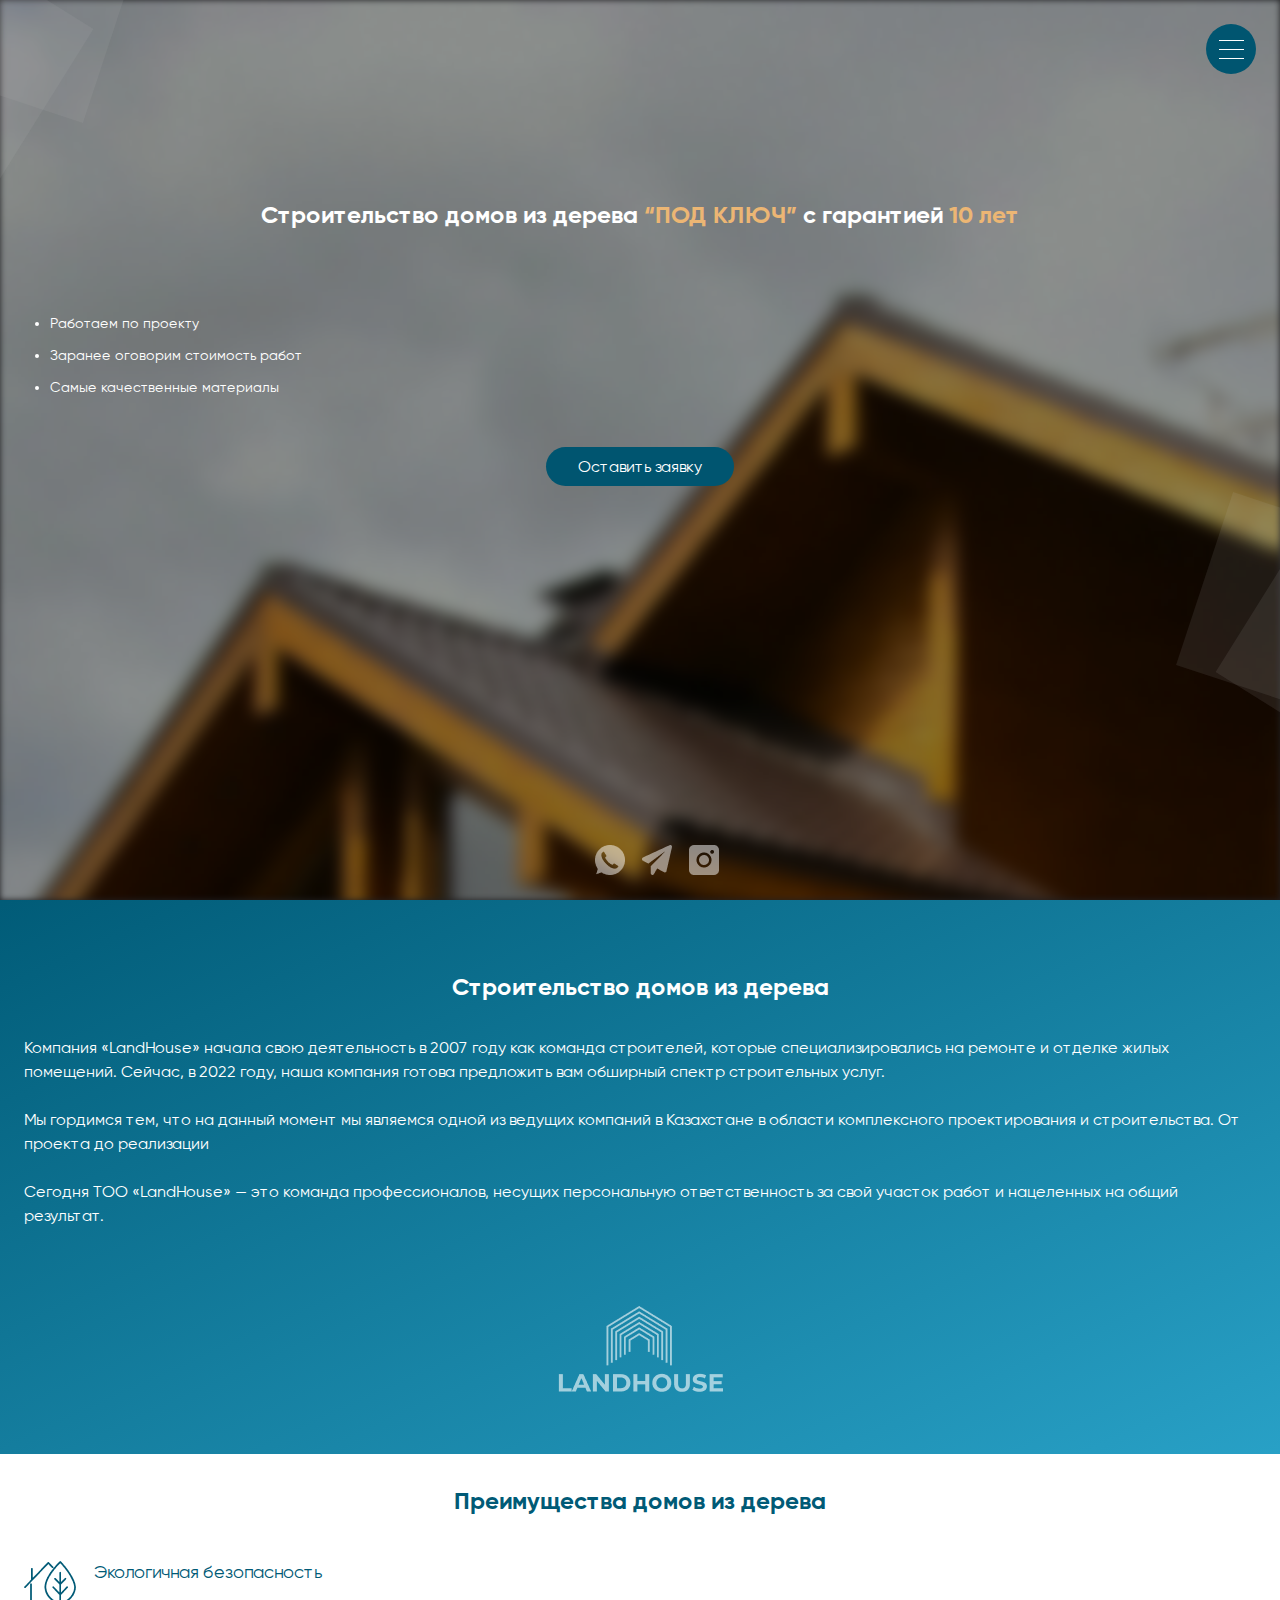
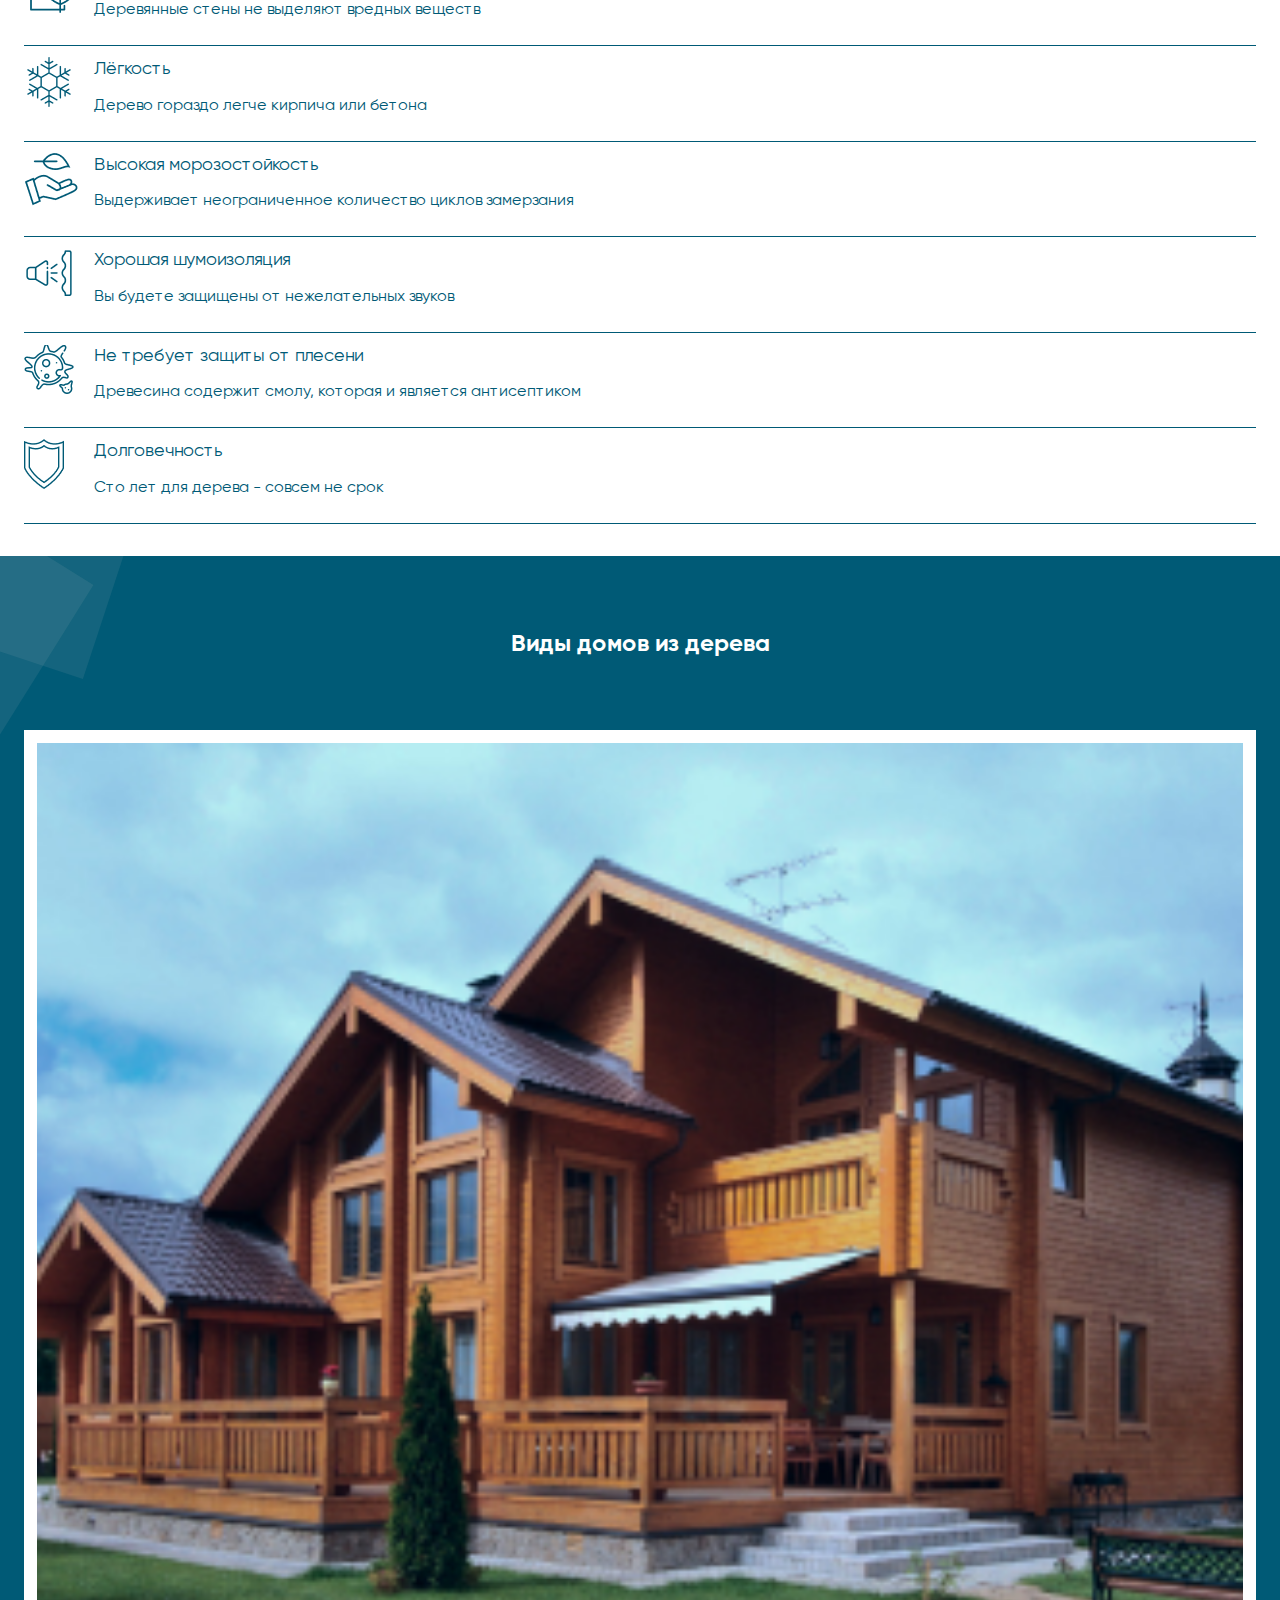
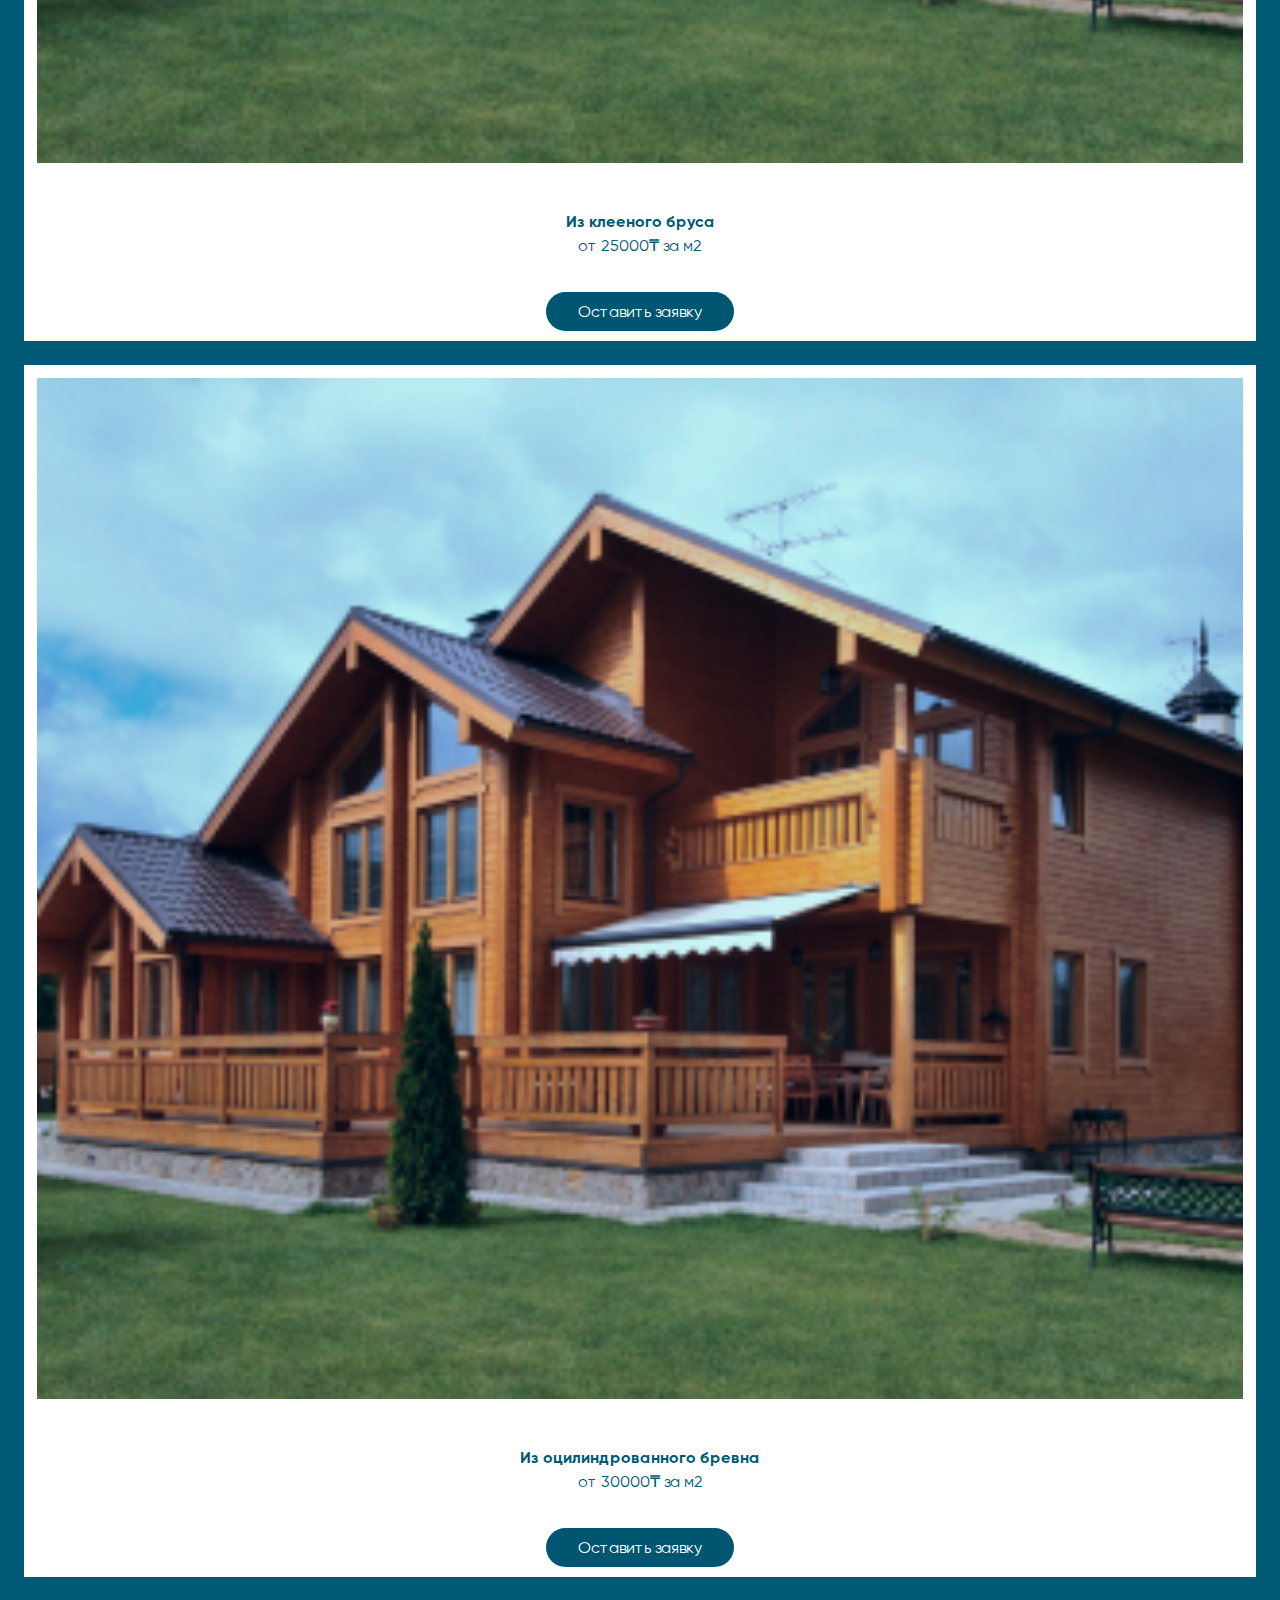
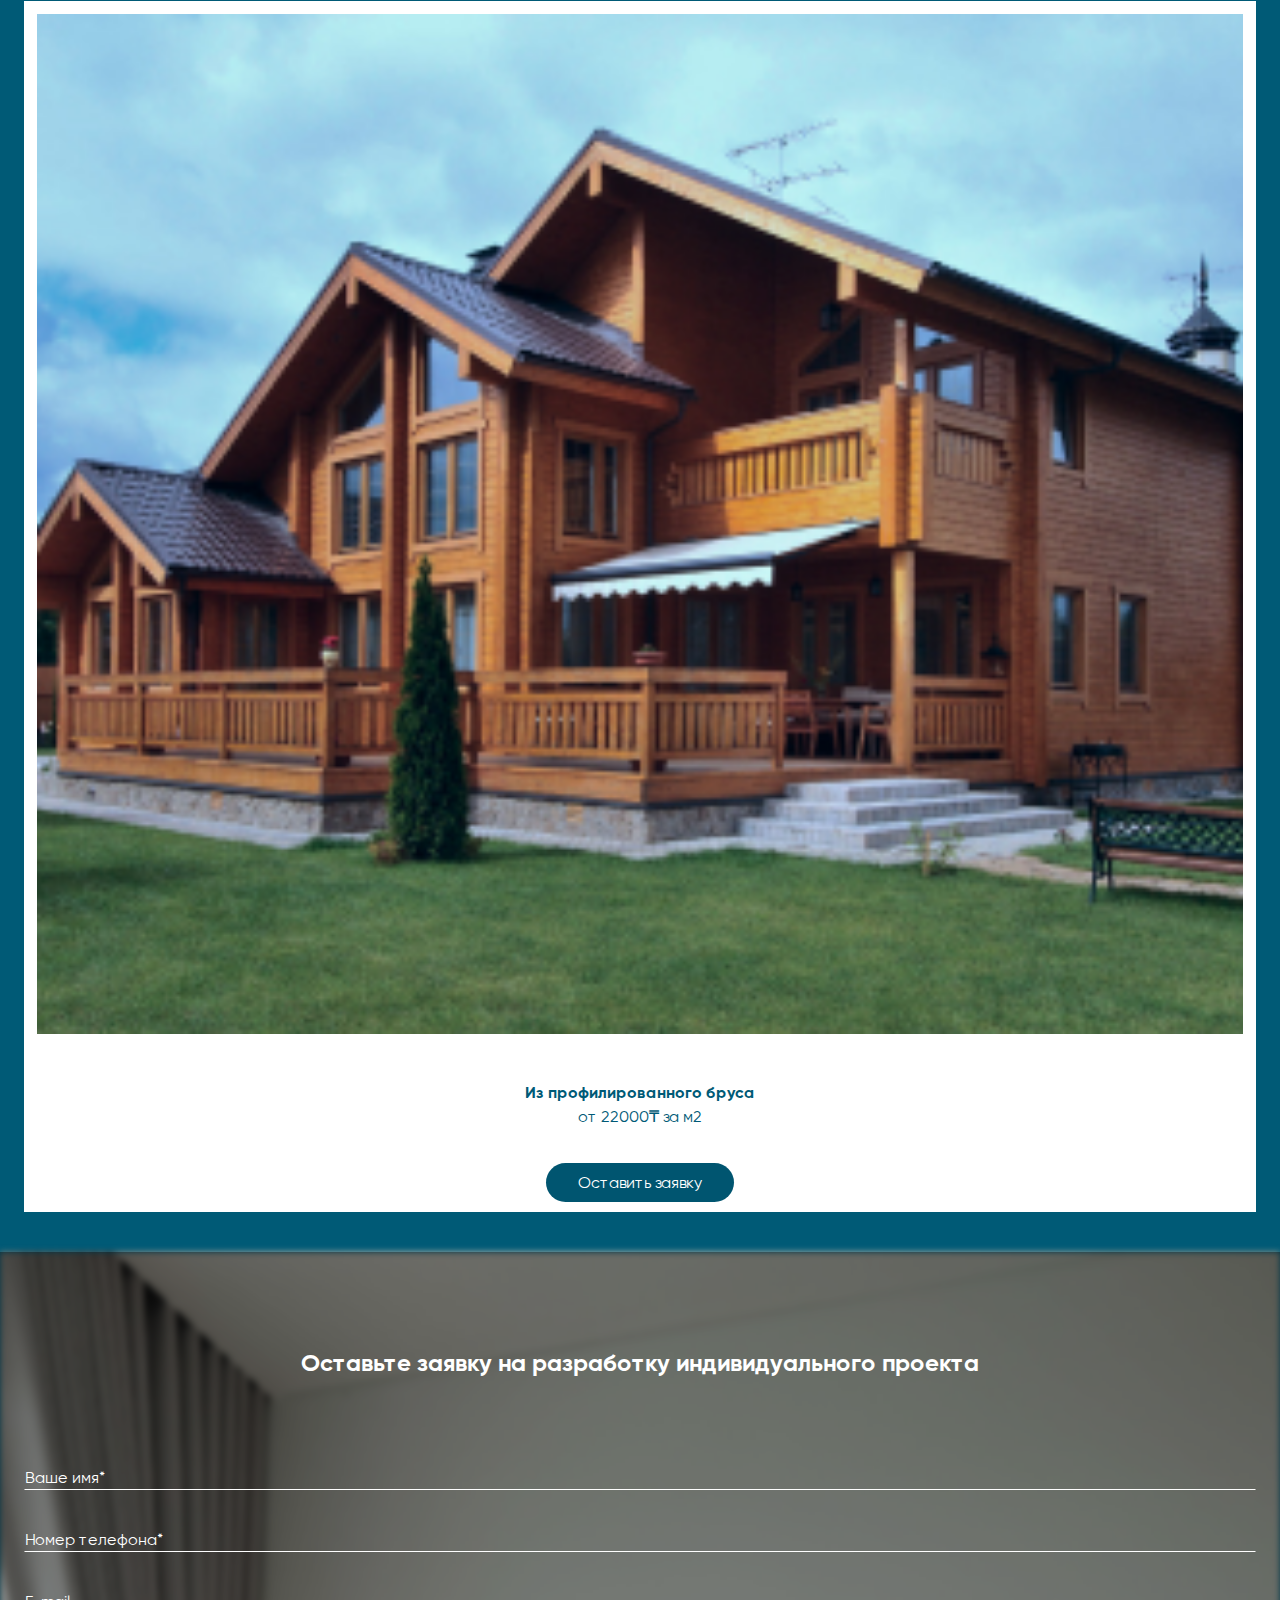
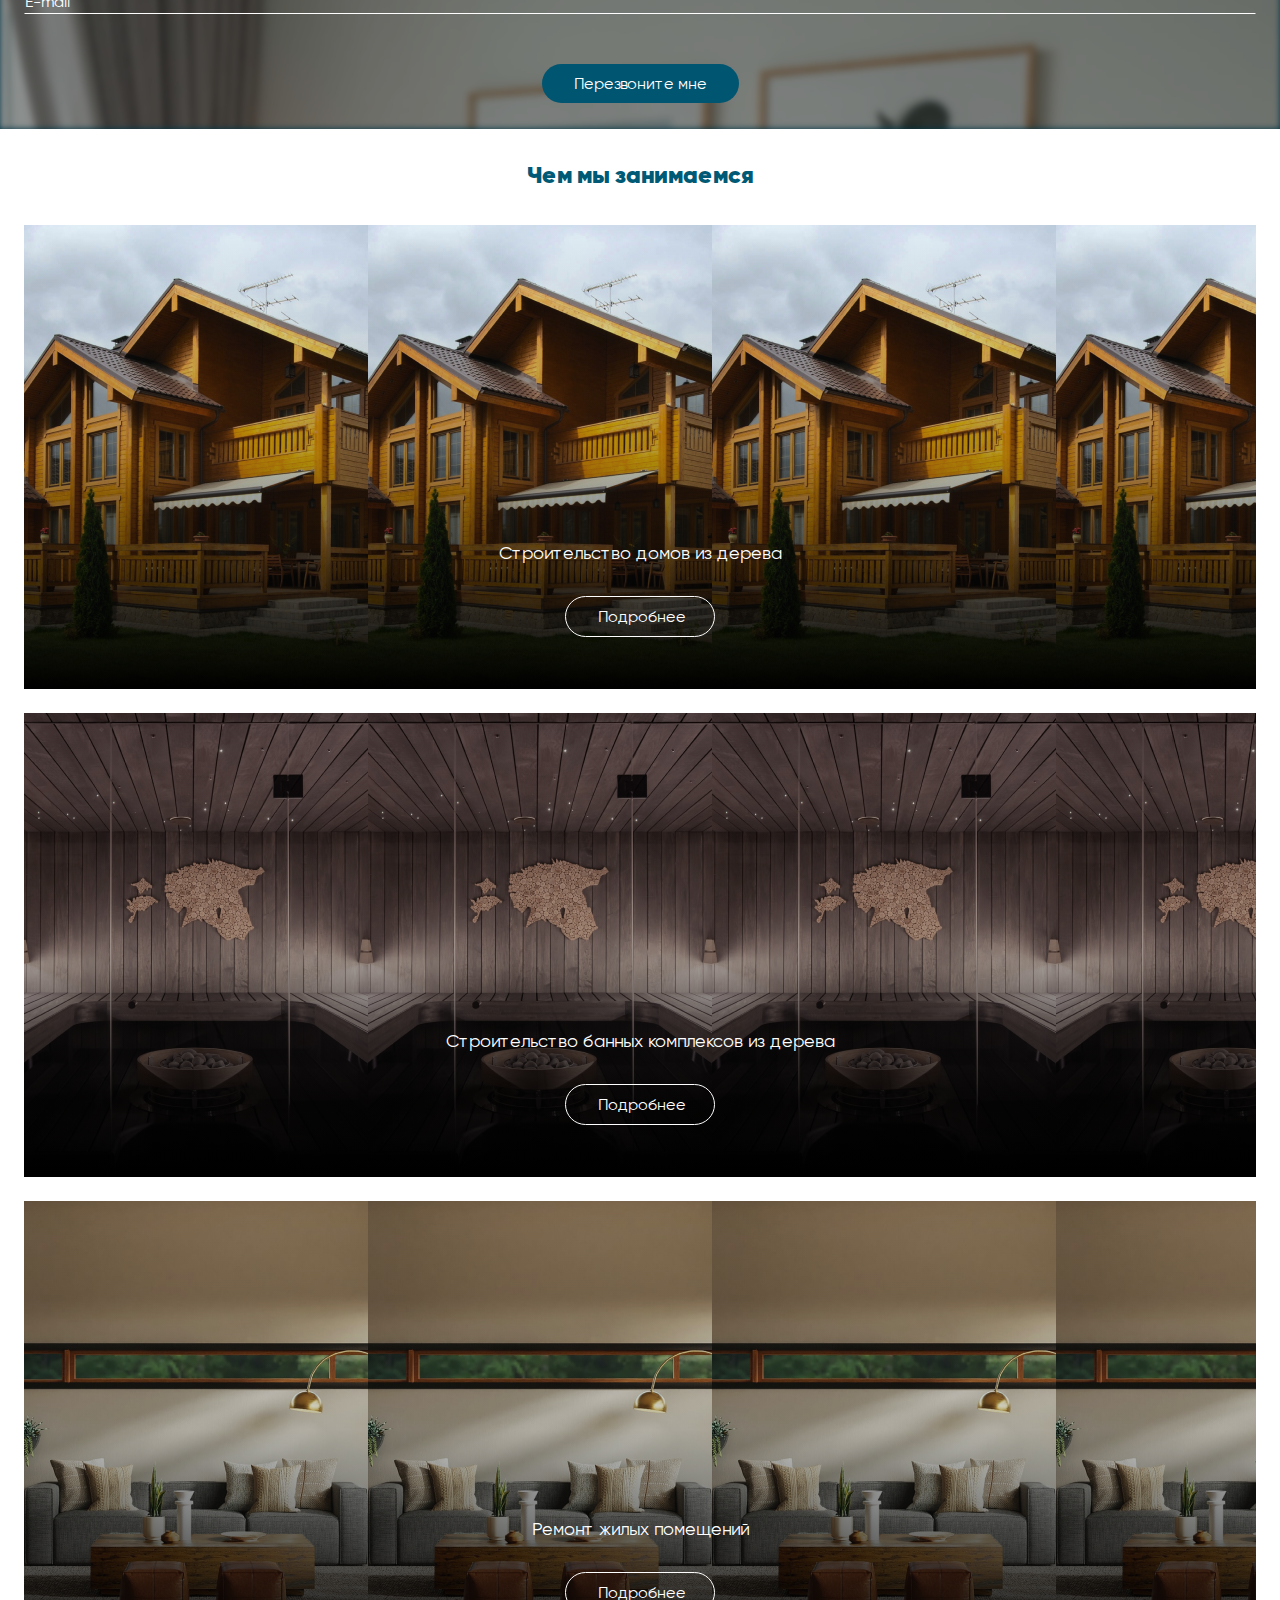
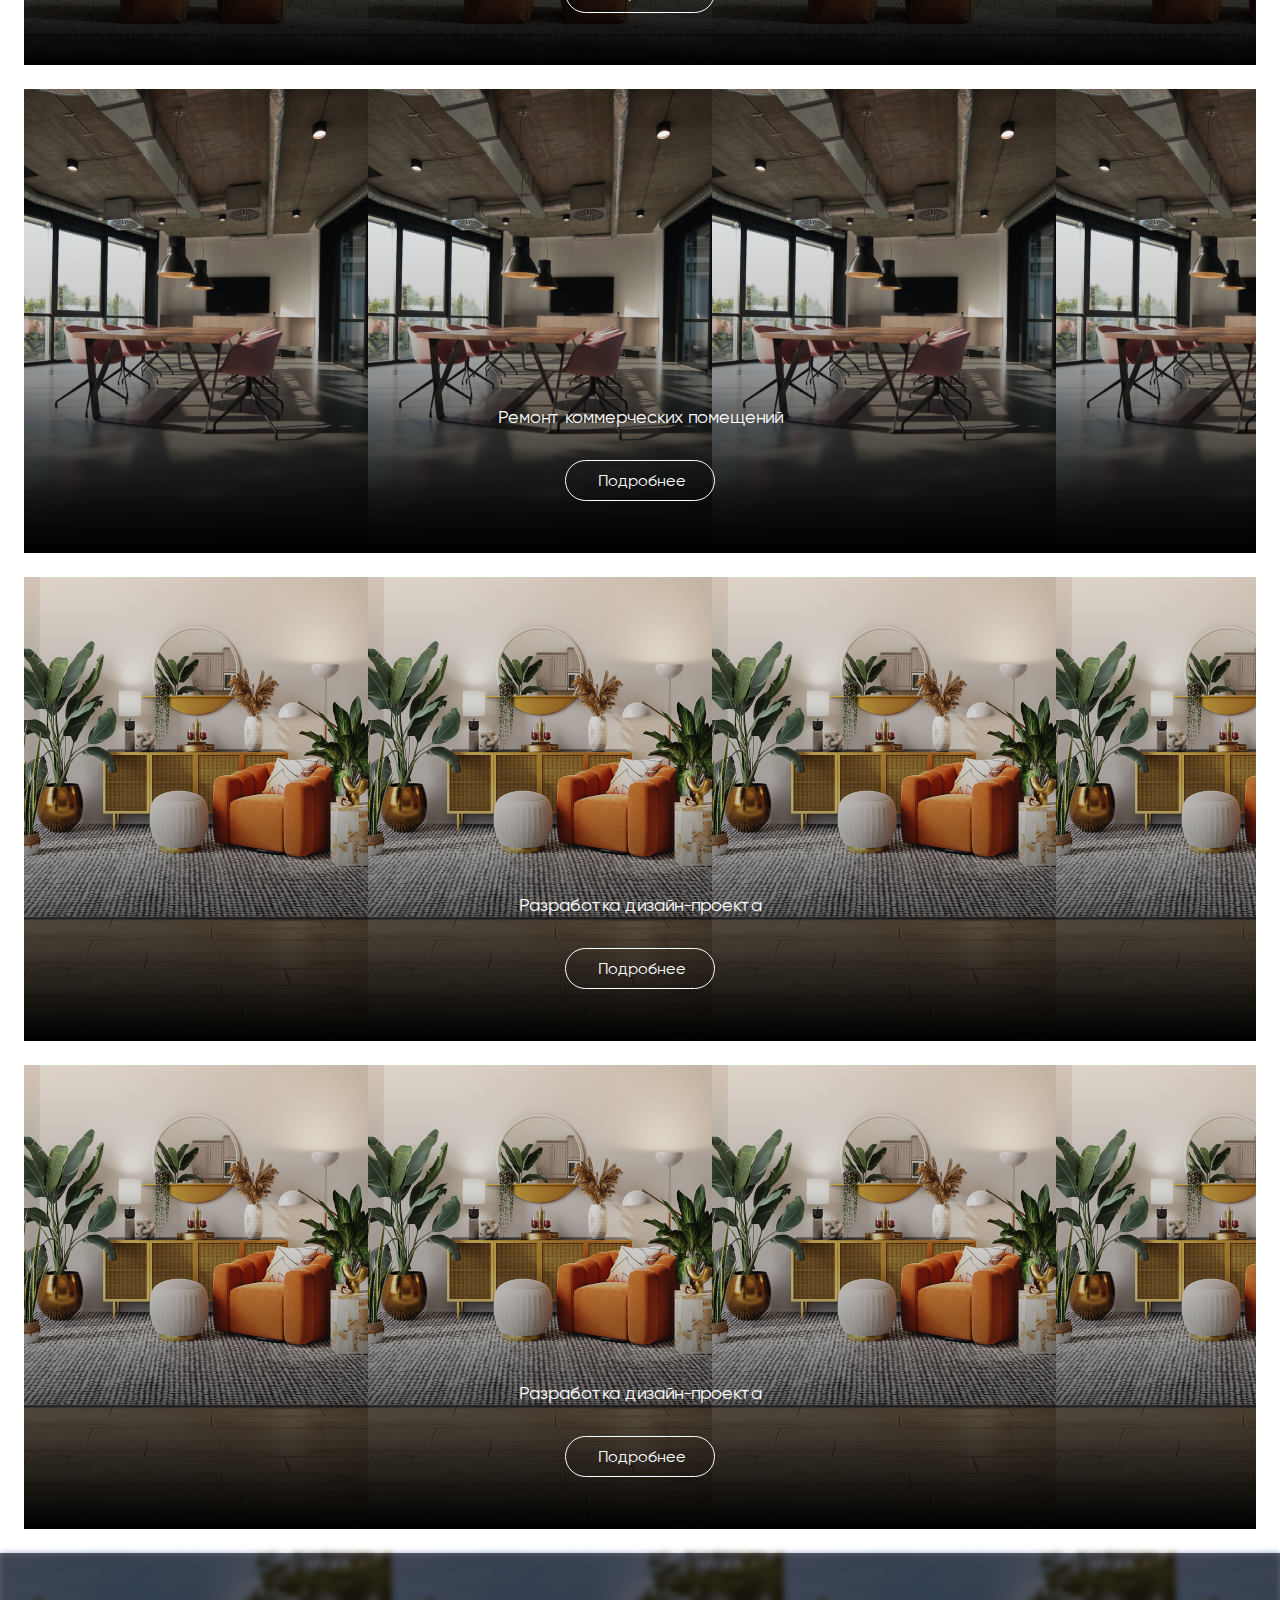
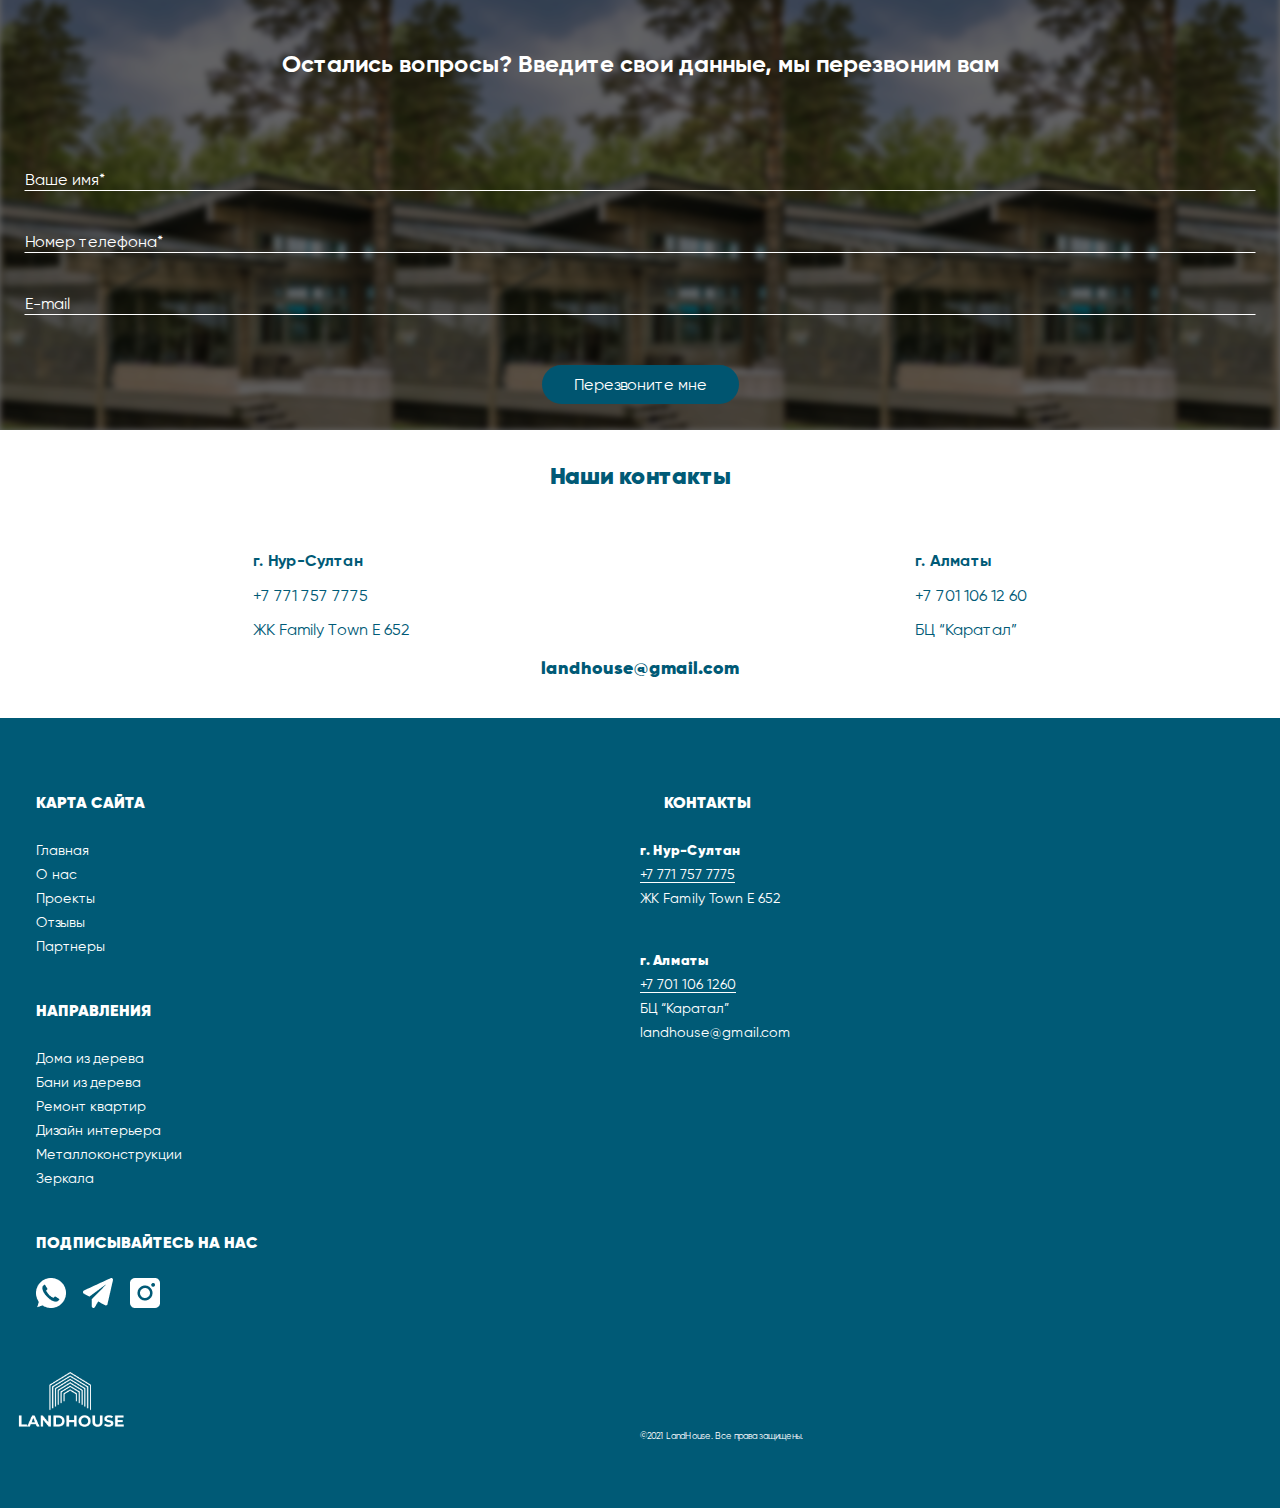
<file: homes.html>
<!DOCTYPE html>
<html lang="en">
    <head>

        <title>Дома</title>

        <meta charset="UTF-8">
        <meta name="theme-color" content="#202023">
        <meta name="author" content="webnet.kz">
        <meta name="description" content="mini project stopwatch of webnet.kz">
        <meta name="keywords" content="stopwatch, webnet, webnet.kz, PWA">
        <meta name="viewport" content="width=device-width, initial-scale=1.0">
        <meta name="robots" content="index, follow">

        <link rel="shortcut icon" href="./public/img/logos/64.png" type="image/png">
        <link rel="apple-touch-icon" href="./public/img/logos/512.png">
        <link rel="stylesheet" type="text/css" href="./public/css/style.css">
        <!-- <link rel="stylesheet" href="./public/css/mobileStyle.css"> -->

        <style>
          @media only screen and (max-width: 1280px) {
          }
        </style>
      </head>

    <body>
      <menu>
        <img src="./public/img/icons/close.png" class="closeMenu" onclick="showMenu();">
        <img src="./public/img/logo_3.png" alt="logo «LandHouse»" class="logo_3" onclick="location.href = 'index.html'; showMenu();">
        <ul>
          <li onclick="location.href = 'index.html#own'; showMenu();">Чем мы занимаемся</li>
          <li onclick="location.href = 'index.html#about'; showMenu();">О нас</li>
          <li onclick="location.href = 'homes.html'; showMenu();">Наши проекты </li>
          <li onclick="location.href = 'index.html#otzivi'; showMenu();">Отзывы</li>
          <li onclick="location.href = 'index.html#partners'; showMenu();">Партнеры</li>
          <li onclick="location.href = 'index.html#contacts'; showMenu();" >Контакты</li>
        </ul>
      </menu>
      <span class="showM" onclick="showMenu();">
        <span></span><span></span><span></span>
      </span>

      <section class="h_1">
        <span class="box box1"></span>
        <span class="box box2"></span>
        <div class="bg_h_1">
        </div>
        <div class="promo">
          <p>Строительство домов из дерева <span>“ПОД КЛЮЧ”</span> 
            с гарантией <span>10 лет</span>
          </p>
        </div>
        <div class="promoUl">
          <ul>
            <li>Работаем по проекту</li>
            <li>Заранее оговорим стоимость работ</li>
            <li>Самые качественные материалы</li>
          </ul>
          <button class="btn" style="margin-top: 50px;">Оставить заявку</button>
        </div>
        <div class="social">
          <a href="#"><img src="./public/img/icons/wp.png"></a>
          <a href="#"><img src="./public/img/icons/tel.png"></a>
          <a href="#"><img src="./public/img/icons/inst.png"></a>
        </div>
        <div style="position: relative; top: 100px; left: 100px; z-index: 99;">
          <span class="box box3"></span>
          <span class="box box4"></span>
        </div>
      </section>
      
      <span style="position: relative; bottom: 0; right: 0;">
        <span class="box boxThree"></span>
        <span class="box boxFour"></span>
      </span>
      <section class="h_2">
        <h2>Строительство домов из дерева</h2>
        <p>Компания «LandHouse» начала свою деятельность в 2007 году как команда строителей, которые специализировались на ремонте и отделке жилых помещений. Сейчас, в 2022 году, наша компания готова предложить вам обширный спектр строительных услуг.
        </p>
        <p>Мы гордимся тем, что на данный момент мы являемся одной из ведущих компаний в Казахстане в области комплексного проектирования и строительства. 
          ‌От проекта до реализации 
        </p>
        <p>Сегодня ТОО «LandHouse» — это команда профессионалов, несущих персональную ответственность за свой участок работ и нацеленных на общий результат. </p>
      
        <img src="./public/img/logo_2.png" class="logo" alt="logo «LandHouse»">
      </section>


      <section class="h_3">
        <h2 style="color: rgba(0, 90, 118, 1);  margin-bottom: 35px;">Преимущества домов из дерева</h2>
        <div class="forIcon">
          <img src="./public/img/icons/ic7.png" alt="">
          <p style="font-size: 18px; line-height: 21.6px;">Экологичная безопасность</p>
          <p>Деревянные стены не выделяют вредных веществ</p>
        </div>
        <div class="forIcon">
          <img src="./public/img/icons/ic8.png" alt="">
          <p style="font-size: 18px; line-height: 21.6px;">Лёгкость</p>
          <p>Дерево гораздо легче кирпича или бетона</p>
        </div>
        <div class="forIcon">
          <img src="./public/img/icons/ic9.png" alt="">
          <p style="font-size: 18px; line-height: 21.6px;">Высокая морозостойкость </p>
          <p>Выдерживает неограниченное количество циклов замерзания</p>
        </div>
        <div class="forIcon">
          <img src="./public/img/icons/ic10.png" alt="">
          <p style="font-size: 18px; line-height: 21.6px;">Хорошая шумоизоляция</p>
          <p>Вы будете защищены от нежелательных звуков</p>
        </div>
        <div class="forIcon">
          <img src="./public/img/icons/ic11.png" alt="">
          <p style="font-size: 18px; line-height: 21.6px;">Не требует защиты от плесени </p>
          <p>Древесина содержит смолу, которая и является антисептиком</p>
        </div>
        <div class="forIcon">
          <img src="./public/img/icons/ic12.png" alt="">
          <p style="font-size: 18px; line-height: 21.6px;">Долговечность</p>
          <p>Сто лет для дерева - совсем не срок</p>
        </div>
      </section>

      <section class="h_4">
        <span class="box box1"></span>
        <span class="box box2"></span>
        <h2 style="margin: 72px;">Виды домов из дерева</h2>
        
        <div class="newFlex">
            <p>
                <img src="./public/img/bg_test.jpg" alt="">
                <b>Из клееного бруса</b>
                <span style="margin-bottom: 24px;">от 25000₸ за м2</span>
                <button class="btn">Оставить заявку</button>
            </p>
            <p>
                <img src="./public/img/bg_test.jpg" alt="">
                <b>Из оцилиндрованного бревна
                    </b>
                <span style="margin-bottom: 24px;">от 30000₸ за м2</span>
                <button class="btn">Оставить заявку</button>
            </p>
            <p>
                <img src="./public/img/bg_test.jpg" alt="">
                <b>Из профилированного бруса
                    </b>
                <span style="margin-bottom: 24px;">от 22000₸ за м2</span>
                <button class="btn">Оставить заявку</button>
            </p>
        </div>
      </section>

      <section class="h_5">
        <div class="bg_callback"></div>
        <form action="#" class="callback">
            <h2 style="padding-top: 96px; padding-bottom: 56px;">Оставьте заявку на разработку индивидуального проекта</h2>
            <input type="text" class="inp" placeholder="Ваше имя*">
            <input type="text" class="inp" placeholder="Номер телефона*">
            <input type="text" class="inp" placeholder="E-mail">
            <button class="btn">Перезвоните мне</button>
        </form>
      </section>

      <section class="h_6">
        <h2 style="color: rgba(0, 90, 118, 1); font-weight: 900; margin-bottom: 35px;">Чем мы занимаемся</h2>
      
        <div class="clickme" style="background: url('./public/img/clickme/clickme_1.png');">
          <div>
            <p>Строительство домов из дерева</p>
            <button class="btnClear">Подробнее</button>
          </div>
        </div>

        <div class="clickme" style="background: url('./public/img/clickme/clickme_2.png');">
          <div>
            <p>Строительство банных комплексов из дерева</p>
            <button class="btnClear">Подробнее</button>
          </div>
        </div>

        <div class="clickme" style="background: url('./public/img/clickme/clickme_3.png');">
          <div>
            <p>Ремонт жилых помещений</p>
            <button class="btnClear">Подробнее</button>
          </div>
        </div>

        <div class="clickme" style="background: url('./public/img/clickme/clickme_4.png');">
          <div>
            <p>Ремонт коммерческих помещений</p>
            <button class="btnClear">Подробнее</button>
          </div>
        </div>

        <div class="clickme" style="background: url('./public/img/clickme/clickme_5.png');">
          <div>
            <p>Разработка дизайн-проекта</p>
            <button class="btnClear">Подробнее</button>
          </div>
        </div>

        <div class="clickme" style="background: url('./public/img/clickme/clickme_5.png');">
            <div>
              <p>Разработка дизайн-проекта</p>
              <button class="btnClear">Подробнее</button>
            </div>
          </div>
      </section>

      

      <section class="h_7">
        <div class="bg_callback" style="background: url('./public/img/callback_2.jpg');"></div>
        <form action="#" class="callback" style="background-color: rgba(0, 0, 0, 0.6);">
            <h2 style="padding-top: 96px; padding-bottom: 56px;">Остались вопросы? Введите свои данные, мы перезвоним вам</h2>
            <input type="text" class="inp" placeholder="Ваше имя*">
            <input type="text" class="inp" placeholder="Номер телефона*">
            <input type="text" class="inp" placeholder="E-mail">
            <button class="btn">Перезвоните мне</button>
        </form>
      </section>

      <section class="h_8">
        <h2 id="contacts" style="color: rgba(0, 90, 118, 1);  font-weight: 900; margin-bottom: 59px;">Наши контакты</h2>
        <div style="display: flex; justify-content: space-around;">
          <div style="display: flex; align-items: flex-start; flex-direction: column;">
            <b style="font-family: Gilroy;
            font-style: normal;
            font-weight: bold;
            font-size: 16px;
            line-height: 20px; text-align: left; display: inline-block;color: rgba(0, 90, 118, 1); margin-bottom: 15px;">г. Нур-Султан</b>
            <span style="color: rgba(0, 90, 118, 1); margin-bottom: 15px;">+7 771 757 7775</span>
            <span style="color: rgba(0, 90, 118, 1); margin-bottom: 15px;">ЖК Family Town Е 652 </span>
          </div>
          <div style="display: flex; align-items: flex-start; flex-direction: column;">
            <b style="font-family: Gilroy;
            font-style: normal;
            font-weight: bold;
            font-size: 16px;
            line-height: 20px; text-align: left; display: inline-block;color: rgba(0, 90, 118, 1); margin-bottom: 15px;">г. Алматы</b>
            <span style="color: rgba(0, 90, 118, 1); margin-bottom: 15px;">+7 701 106 12 60</span>
            <span style="color: rgba(0, 90, 118, 1); margin-bottom: 15px;">БЦ “Каратал”</span>
          </div>
        </div>
        <h2 id="contacts" style="color: rgba(0, 90, 118, 1); font-weight: 900; font-size: 18px;">landhouse@gmail.com</h2>
      </section>

      <section class="h_9">
        <div style="display: flex; justify-content: space-around;">
          <div style="text-align: left; width: 100%">
            <p style="font-weight: 900;">КАРТА САЙТА</p>
            <p style="margin-bottom: 0;"><a href="index.html" style="font-size: 14px; line-height: 16,8px; color: white; text-decoration: none;">Главная</a></p>
            <p style="margin-bottom: 0;"><a href="index.html#about" style="font-size: 14px; line-height: 16,8px; color: white; text-decoration: none;">О нас</a></p>
            <p style="margin-bottom: 0;"><a href="homes.html" style="font-size: 14px; line-height: 16,8px; color: white; text-decoration: none;">Проекты</a></p>
            <p style="margin-bottom: 0;"><a href="index.html#otzivi" style="font-size: 14px; line-height: 16,8px; color: white; text-decoration: none;">Отзывы</a></p>
            <p style="margin-bottom: 0;"><a href="index.html#partners" style="font-size: 14px; line-height: 16,8px; color: white; text-decoration: none;">Партнеры</a></p>
          
            <p style="font-weight: 900; margin-top: 40px;">НАПРАВЛЕНИЯ</p>
            <p style="margin-bottom: 0;"><a href="homes.html" style="font-size: 14px; line-height: 16,8px; color: white; text-decoration: none;">Дома из дерева</a></p>
            <p style="margin-bottom: 0;"><a href="hothome.html" style="font-size: 14px; line-height: 16,8px; color: white; text-decoration: none;">Бани из дерева</a></p>
            <p style="margin-bottom: 0;"><a href="help.html" style="font-size: 14px; line-height: 16,8px; color: white; text-decoration: none;">Ремонт квартир</a></p>
            <p style="margin-bottom: 0;"><a href="design.html" style="font-size: 14px; line-height: 16,8px; color: white; text-decoration: none;">Дизайн интерьера</a></p>
            <p style="margin-bottom: 0;"><a href="index.html" style="font-size: 14px; line-height: 16,8px; color: white; text-decoration: none;">Металлоконструкции</a></p>
            <p style="margin-bottom: 0;"><a href="index.html" style="font-size: 14px; line-height: 16,8px; color: white; text-decoration: none;">Зеркала</a></p>

            <p style="font-weight: 900; margin-top: 40px;">ПОДПИСЫВАЙТЕСЬ НА НАС</p>
            <div style="margin-left: 24px">
              <a href="#"><img src="./public/img/icons/wp_2.png"></a>
              <a href="#" style="margin-left: 13px;"><img src="./public/img/icons/tel_2.png"></a>
              <a href="#" style="margin-left: 13px;"><img src="./public/img/icons/inst_2.png"></a>
            </div>
            <img src="./public/img/logo_3.png" alt="" class="logoF">
          </div>

          <div style="text-align: left; width: 100%">
            <p style="font-weight: 900;">КОНТАКТЫ</p>
            <p style="margin: 0;"><a href="index.html" style="font-size: 14px; line-height: 16,8px; color: white; text-decoration: none; font-weight: 900;">г. Нур-Султан</a></p>
            <p style="margin: 0;"><a href="index.html" style="border-bottom: 1px solid white;font-size: 14px; line-height: 16,8px; color: white; text-decoration: none;">+7 771 757 7775</a></p>
            <p style="margin: 0;"><a href="index.html" style="font-size: 14px; line-height: 16,8px; color: white; text-decoration: none;">ЖК Family Town Е 652 </a></p>
            <br><br>

            <p style="margin: 0;"><a href="index.html" style="font-size: 14px; line-height: 16,8px; color: white; text-decoration: none; font-weight: 900;">г. Алматы</a></p>
            <p style="margin: 0;"><a href="index.html" style="border-bottom: 1px solid white; font-size: 14px; line-height: 16,8px; color: white; text-decoration: none;">+7 701 106 1260</a></p>
            <p style="margin: 0;"><a href="index.html" style="font-size: 14px; line-height: 16,8px; color: white; text-decoration: none;">БЦ “Каратал”</a></p>
            <p style="margin: 0;"><a href="index.html" style="font-size: 14px; line-height: 16,8px; color: white; text-decoration: none;">landhouse@gmail.com</a></p>

            


           <span style="font-size: 9px; position: relative; top: 380px;">©2021 LandHouse. Все права защищены.</span>
          

          </div>
        </div>
      </section>

      <script src="./public/js/main.js"></script>
  </body>
</html>
</file>
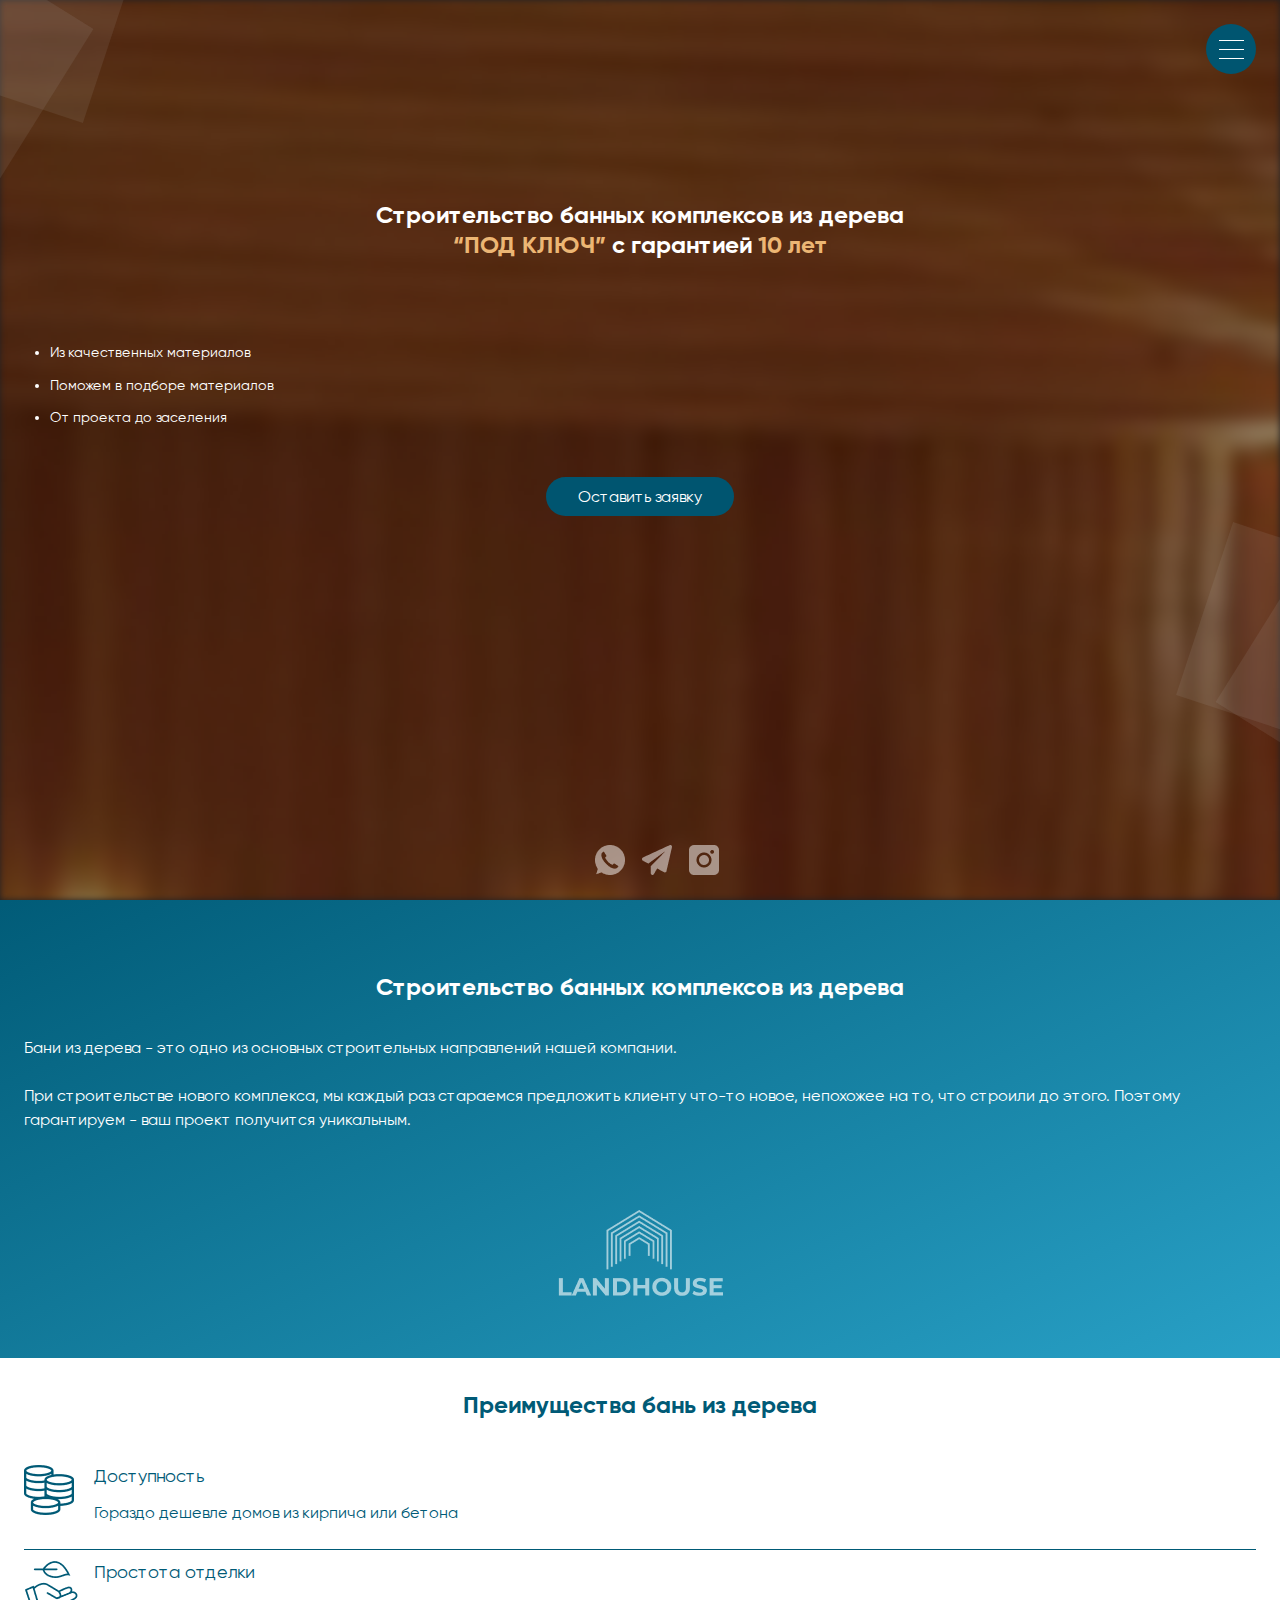
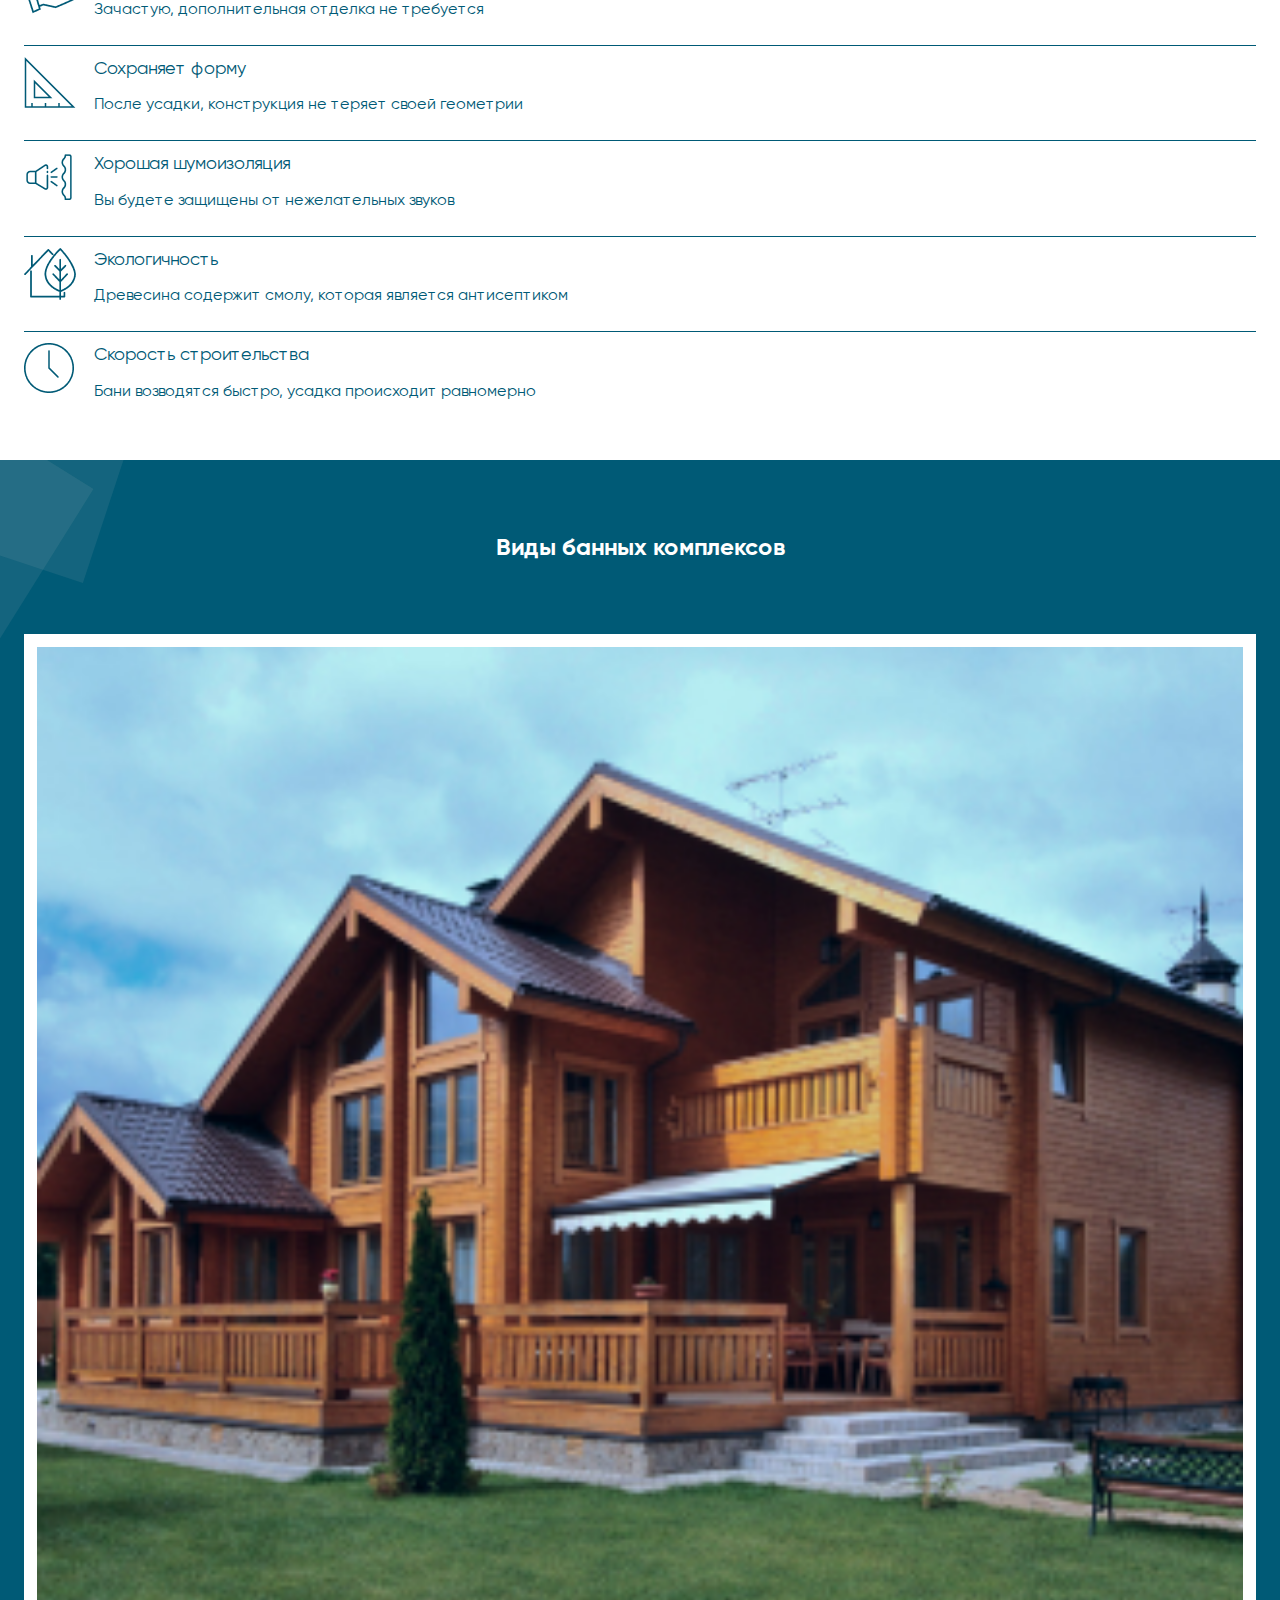
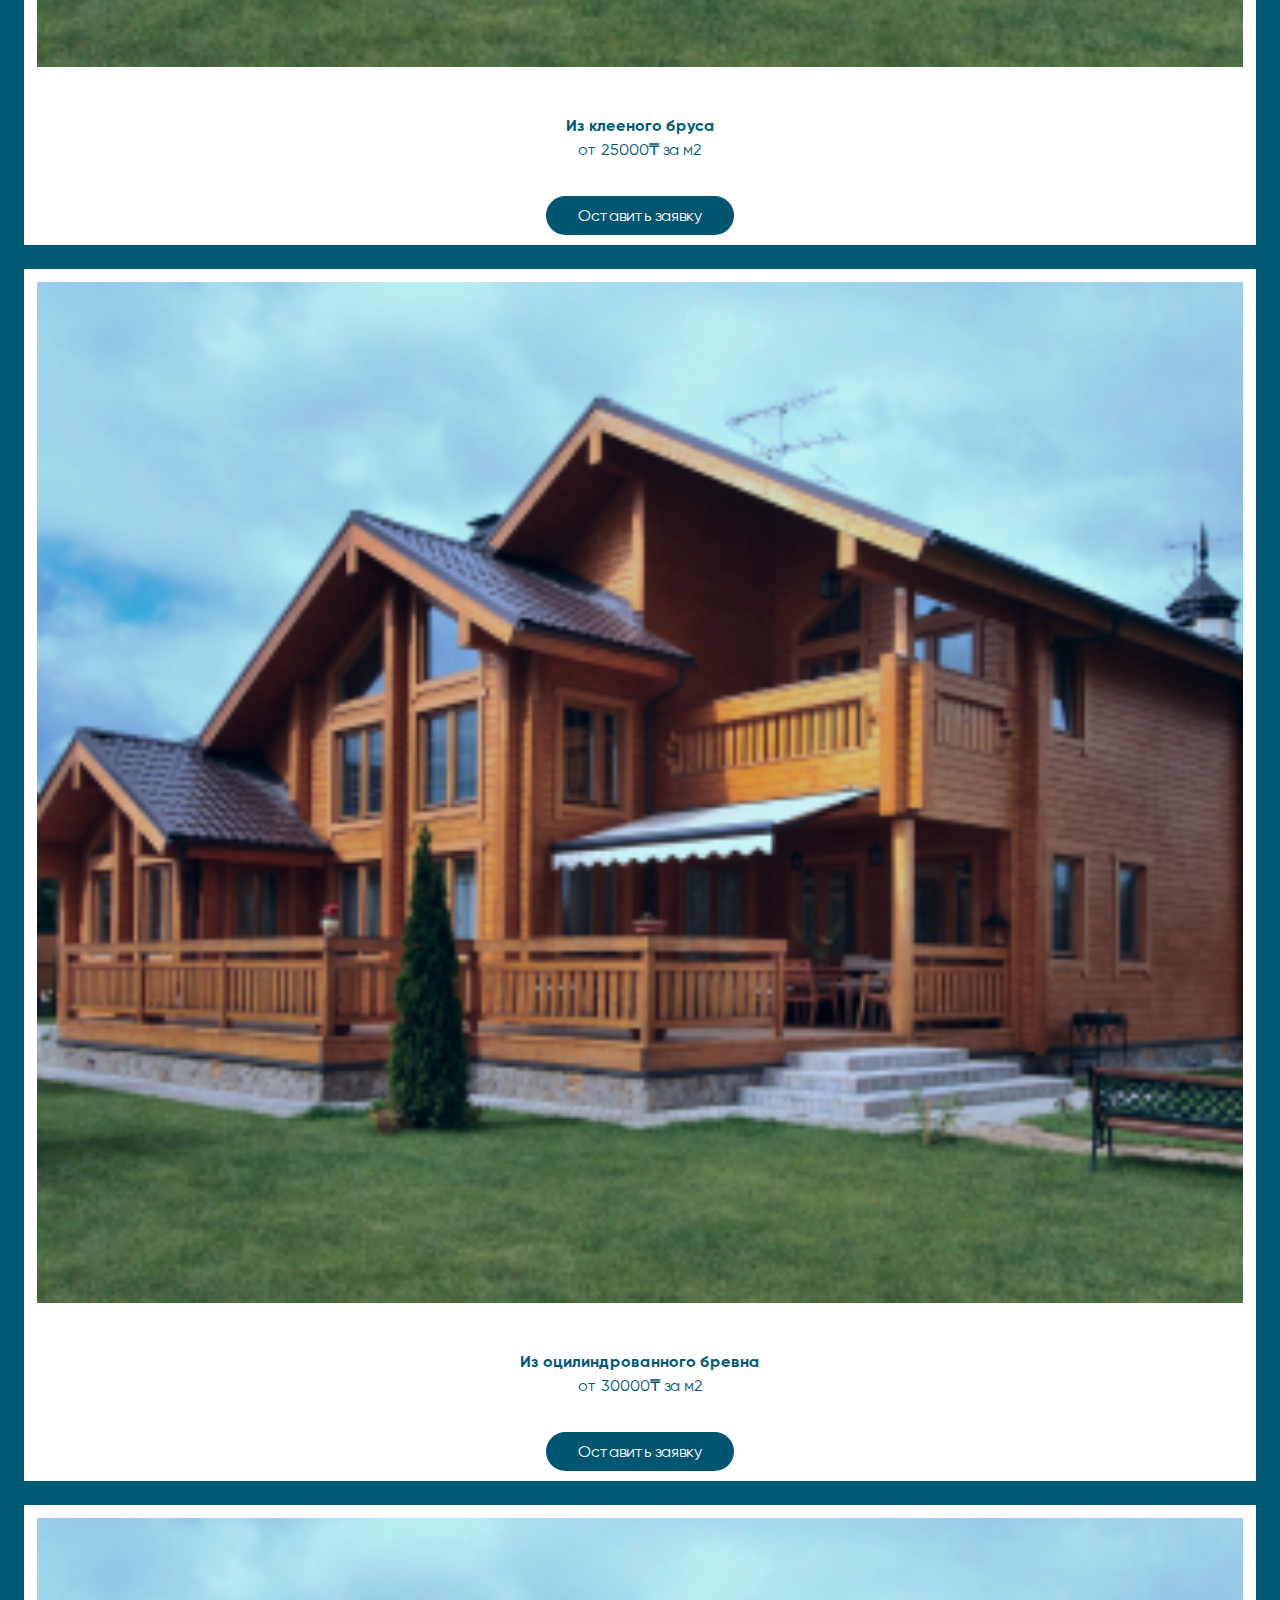
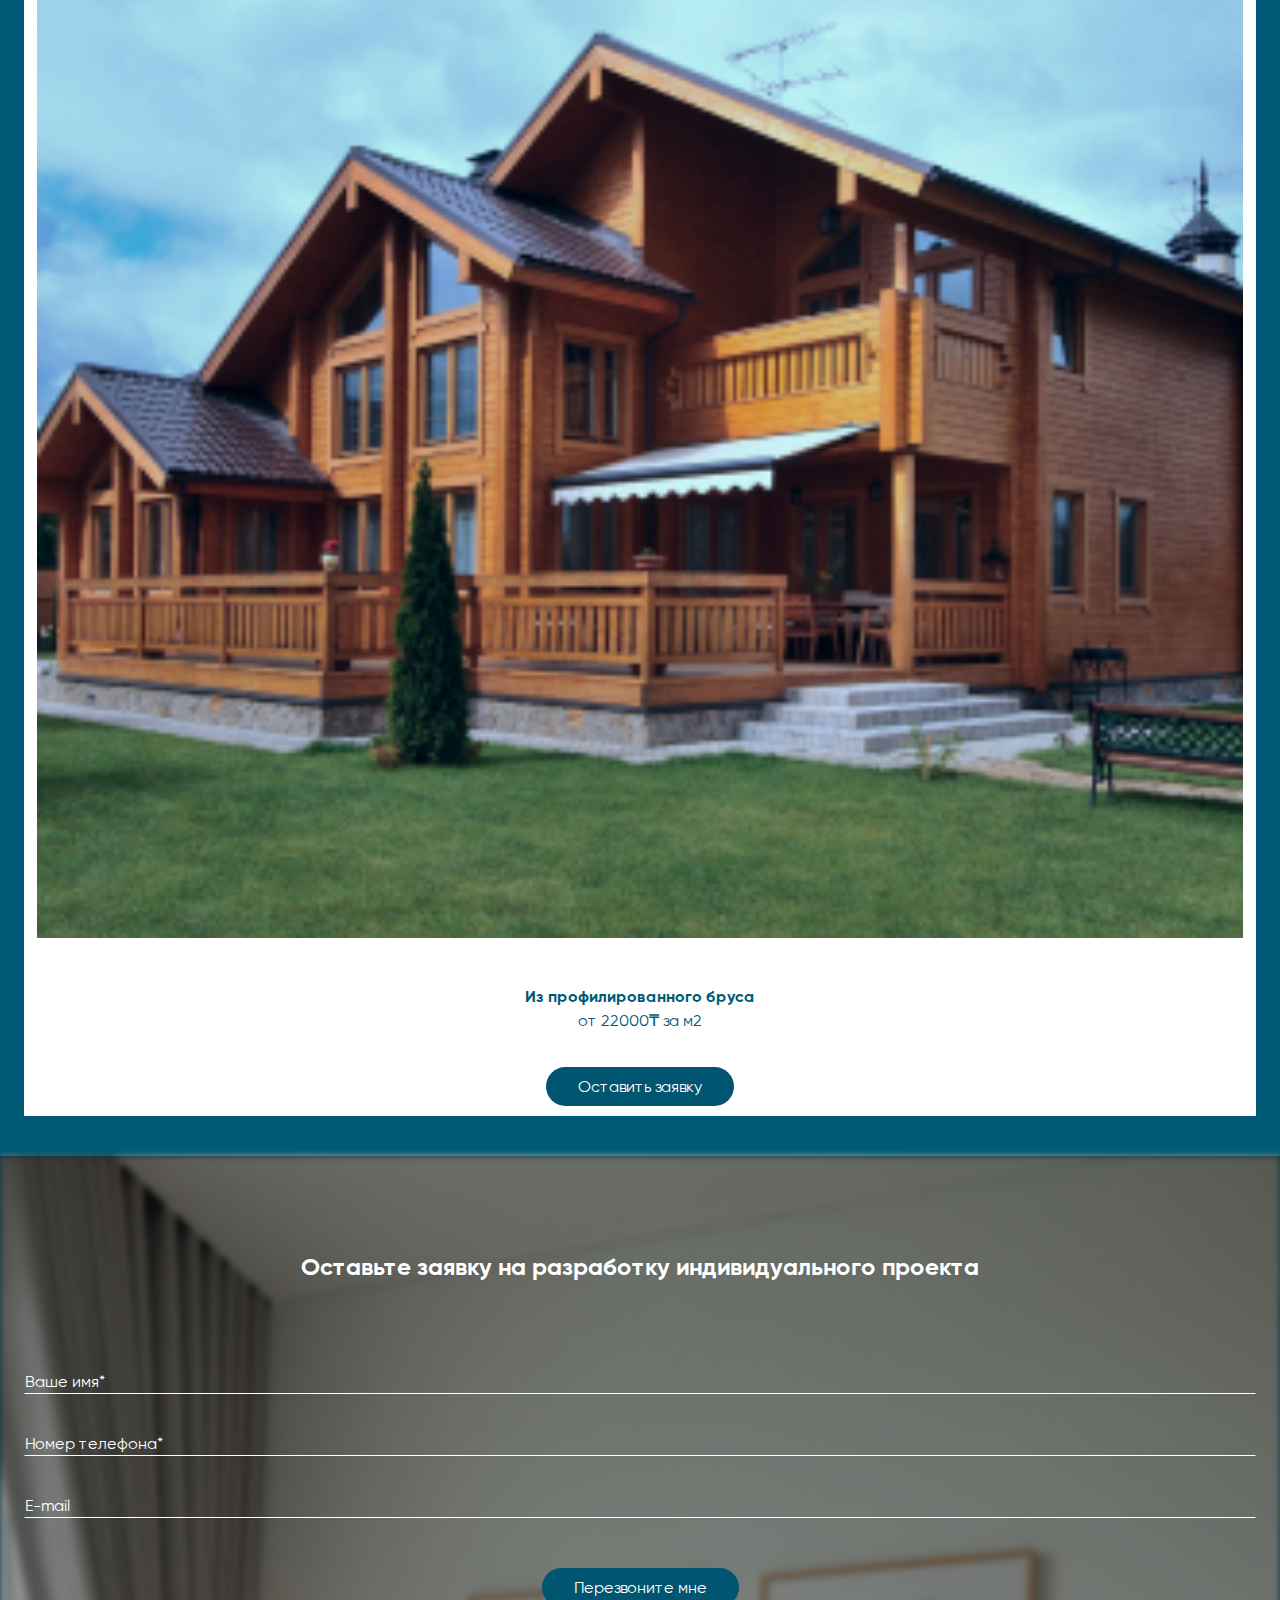
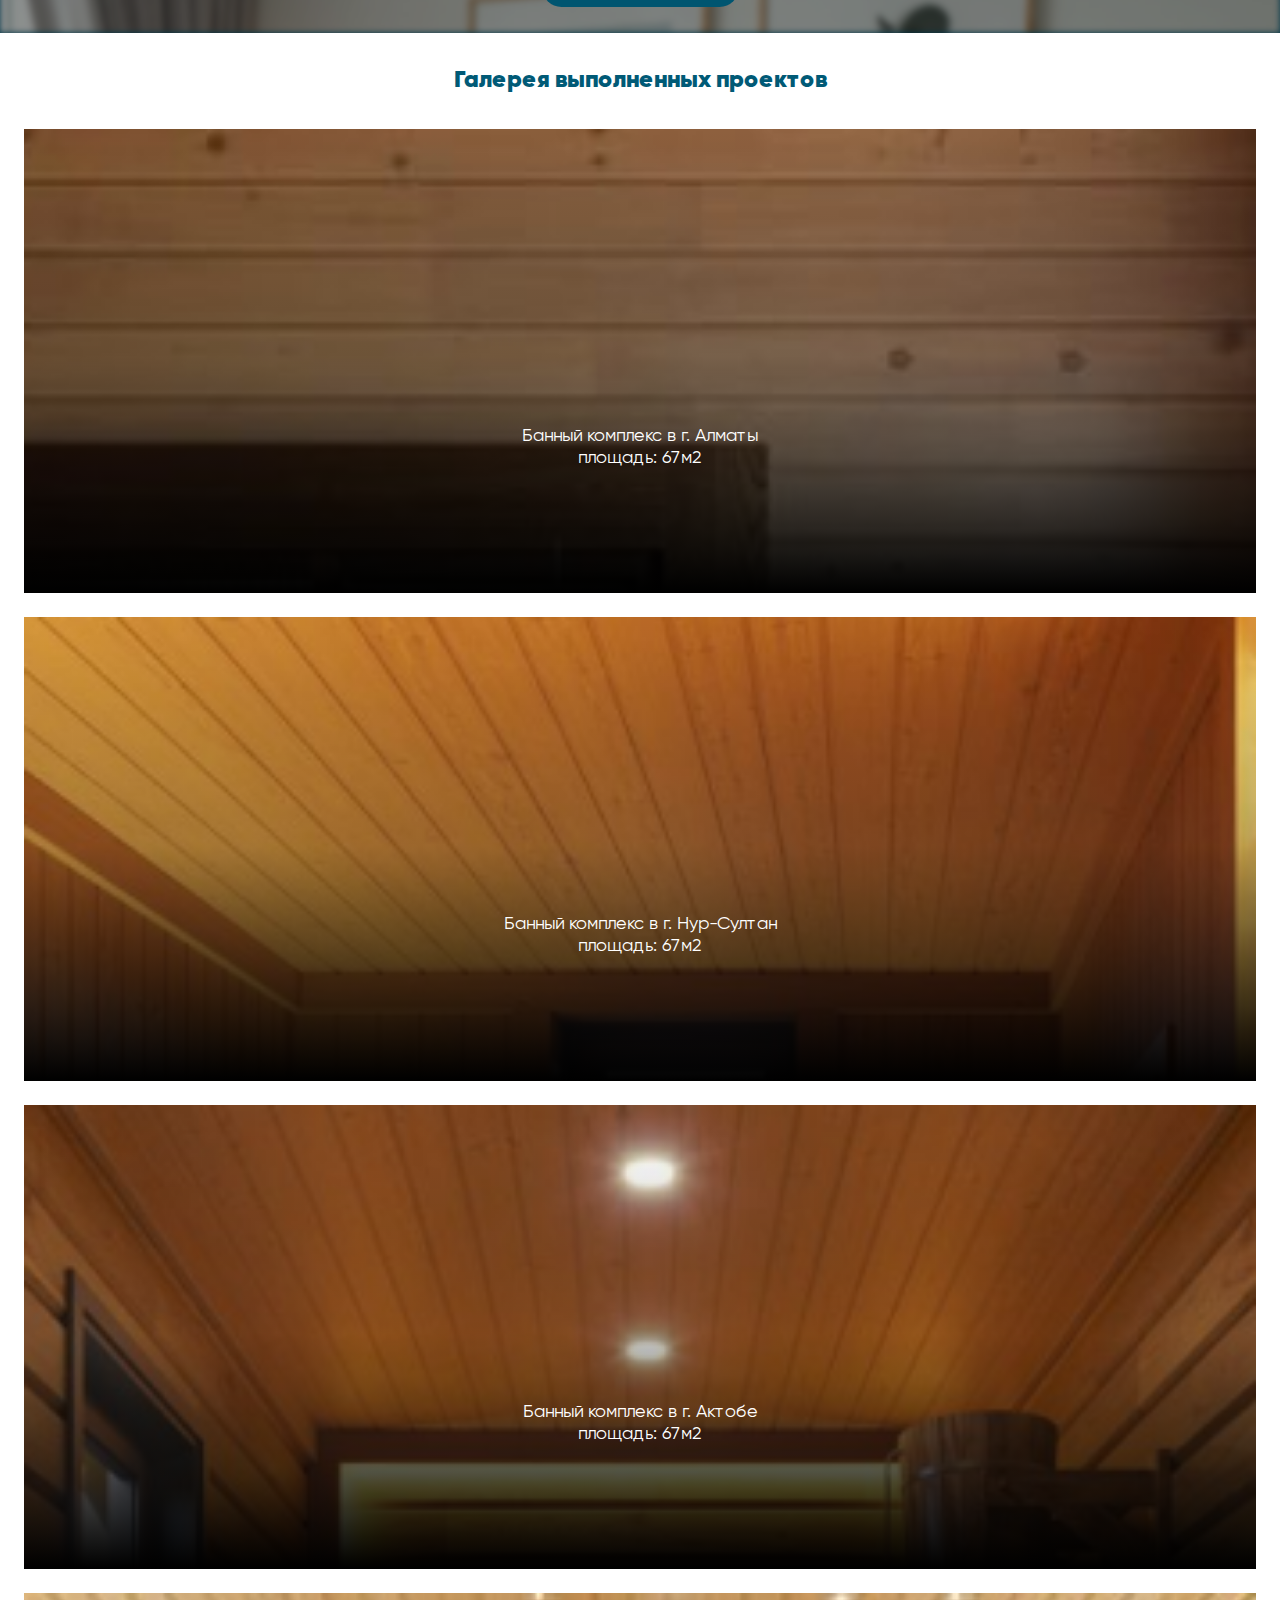
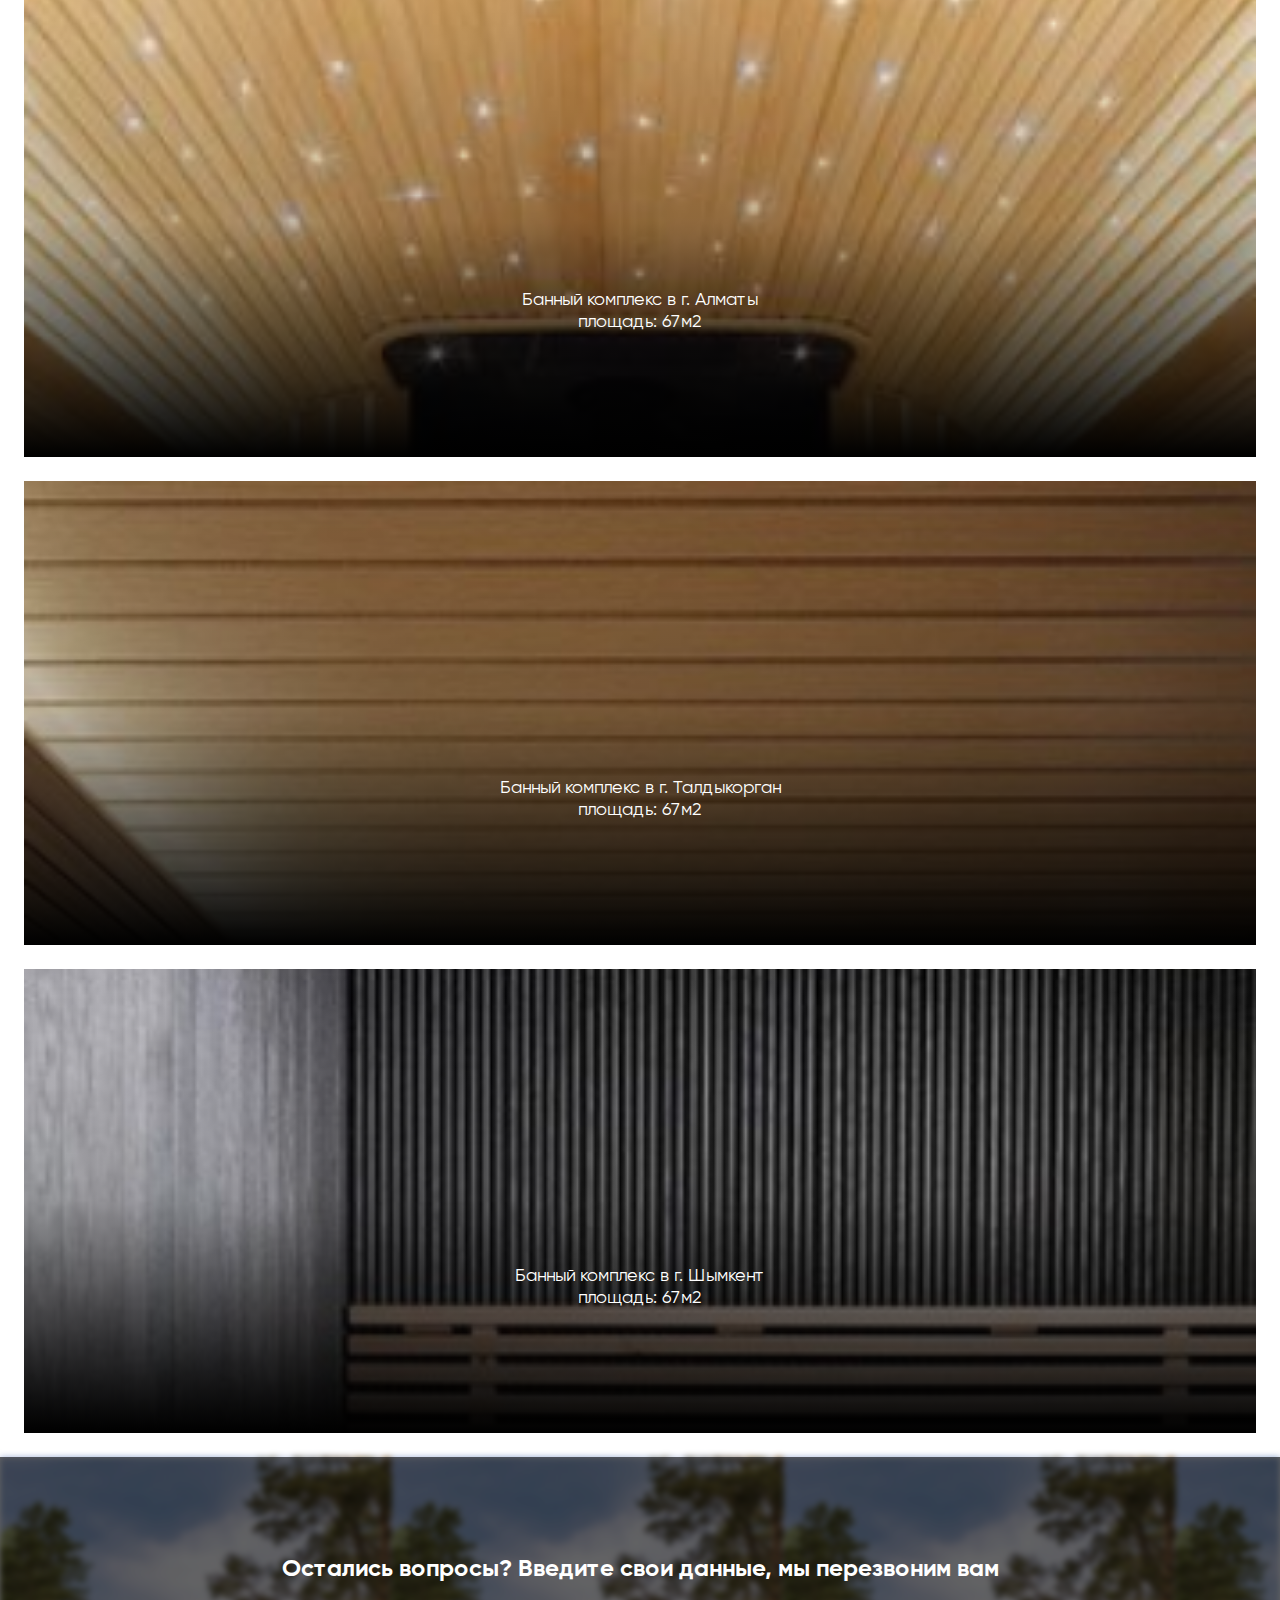
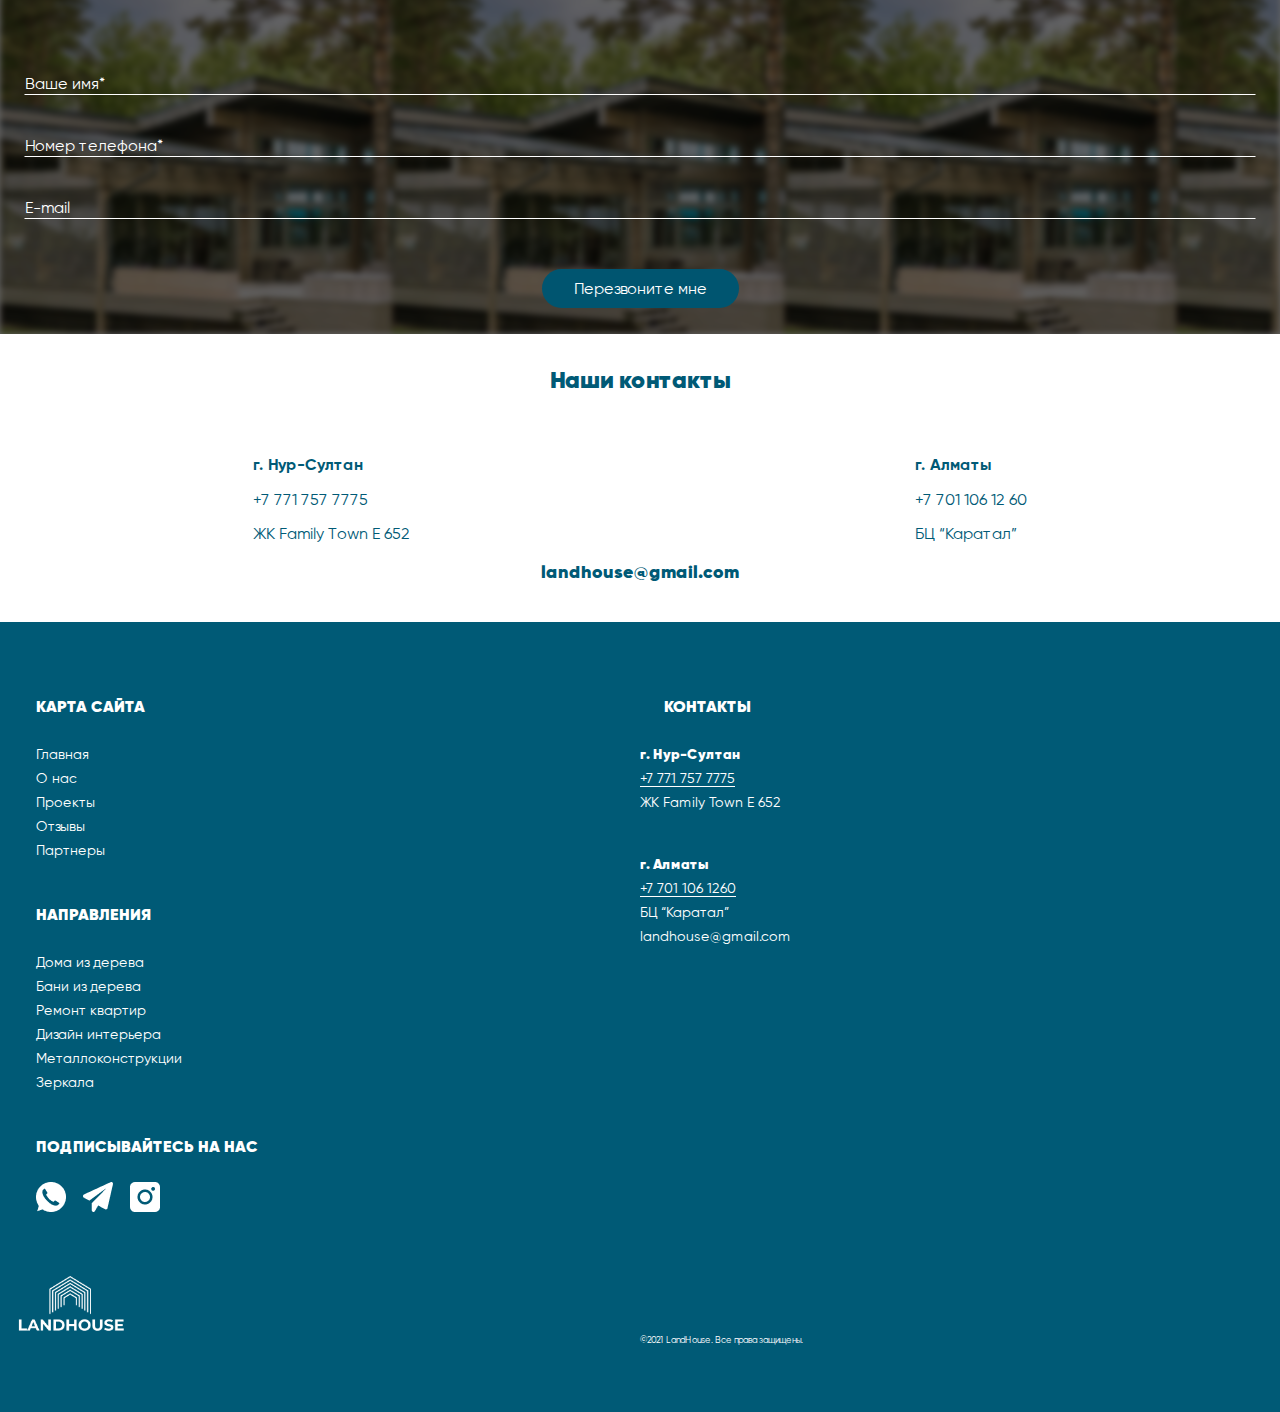
<file: hothome.html>
<!DOCTYPE html>
<html lang="en">
    <head>

        <title>Бани</title>

        <meta charset="UTF-8">
        <meta name="theme-color" content="#202023">
        <meta name="author" content="webnet.kz">
        <meta name="description" content="mini project stopwatch of webnet.kz">
        <meta name="keywords" content="stopwatch, webnet, webnet.kz, PWA">
        <meta name="viewport" content="width=device-width, initial-scale=1.0">
        <meta name="robots" content="index, follow">

        <link rel="shortcut icon" href="./public/img/logos/64.png" type="image/png">
        <link rel="apple-touch-icon" href="./public/img/logos/512.png">
        <link rel="stylesheet" type="text/css" href="./public/css/style.css">
        <!-- <link rel="stylesheet" href="./public/css/mobileStyle.css"> -->

        <style>
          @media only screen and (max-width: 1280px) {
          }
        </style>
      </head>

    <body>
      <menu>
        <img src="./public/img/icons/close.png" class="closeMenu" onclick="showMenu();">
        <img src="./public/img/logo_3.png" alt="logo «LandHouse»" class="logo_3" onclick="location.href = 'index.html'; showMenu();">
        <ul>
          <li onclick="location.href = 'index.html#own'; showMenu();">Чем мы занимаемся</li>
          <li onclick="location.href = 'index.html#about'; showMenu();">О нас</li>
          <li onclick="location.href = 'homes.html'; showMenu();">Наши проекты </li>
          <li onclick="location.href = 'index.html#otzivi'; showMenu();">Отзывы</li>
          <li onclick="location.href = 'index.html#partners'; showMenu();">Партнеры</li>
          <li onclick="location.href = 'index.html#contacts'; showMenu();" >Контакты</li>
        </ul>
      </menu>
      <span class="showM" onclick="showMenu();">
        <span></span><span></span><span></span>
      </span>

      <section class="h_1">
        <span class="box box1"></span>
        <span class="box box2"></span>
        <div class="bg_h_2">
        </div>
        <div class="promo">
          <p>Строительство банных комплексов из дерева<br> <span>“ПОД КЛЮЧ”</span>
              с гарантией <span>10 лет</span>
          </p>
        </div>
        <div class="promoUl">
          <ul>
            <li>Из качественных материалов</li>
            <li>Поможем в подборе материалов</li>
            <li>От проекта до заселения</li>
          </ul>
          <button class="btn" style="margin-top: 50px;">Оставить заявку</button>
        </div>
        <div class="social">
          <a href="#"><img src="./public/img/icons/wp.png"></a>
          <a href="#"><img src="./public/img/icons/tel.png"></a>
          <a href="#"><img src="./public/img/icons/inst.png"></a>
        </div>
        <div style="position: relative; top: 100px; left: 100px; z-index: 99;">
          <span class="box box3"></span>
          <span class="box box4"></span>
        </div>
      </section>
      
      <span style="position: relative; bottom: 0; right: 0;">
        <span class="box boxThree"></span>
        <span class="box boxFour"></span>
      </span>
      <section class="h_2">
        <h2>Строительство банных комплексов из дерева</h2>

        <p>Бани из дерева - это одно из основных строительных направлений нашей компании. </p>
        <p>
            При строительстве нового комплекса, мы каждый раз стараемся предложить клиенту что-то новое, непохожее на то, что строили до этого. Поэтому гарантируем - ваш проект получится уникальным.
        </p>

        <img src="./public/img/logo_2.png" class="logo" alt="logo «LandHouse»">
      </section>


      <section class="h_3">
        <h2 style="color: rgba(0, 90, 118, 1);  margin-bottom: 35px;">Преимущества бань из дерева</h2>
        <div class="forIcon">
          <img src="./public/img/icons/z.png" alt="">
          <p style="font-size: 18px; line-height: 21.6px;">Доступность</p>
          <p>Гораздо дешевле домов из кирпича или бетона</p>
        </div>
        <div class="forIcon">
            <img src="./public/img/icons/ic9.png" alt="">
            <p style="font-size: 18px; line-height: 21.6px;">Простота отделки </p>
            <p>Зачастую, дополнительная отделка не требуется</p>
          </div>
        <div class="forIcon">
          <img src="./public/img/icons/y.png" alt="">
          <p style="font-size: 18px; line-height: 21.6px;">Сохраняет форму </p>
          <p>После усадки, конструкция не теряет своей геометрии</p>
        </div>
        <div class="forIcon">
          <img src="./public/img/icons/x.png" alt="">
          <p style="font-size: 18px; line-height: 21.6px;">Хорошая шумоизоляция </p>
          <p>Вы будете защищены от нежелательных звуков</p>
        </div>
        <div class="forIcon">
          <img src="./public/img/icons/ic7.png" alt="">
          <p style="font-size: 18px; line-height: 21.6px;">Экологичность</p>
          <p>Древесина содержит смолу, которая является антисептиком</p>
        </div>
        <div class="forIcon" style="border-bottom: 1px solid rgba(0, 0, 0, 0)">
          <img src="./public/img/icons/ic3.png" alt="">
          <p style="font-size: 18px; line-height: 21.6px;">Скорость строительства </p>
          <p>Бани возводятся быстро, усадка происходит равномерно</p>
        </div>
      </section>

      <section class="h_4">
        <span class="box box1"></span>
        <span class="box box2"></span>
        <h2 style="margin: 72px;">Виды банных комплексов</h2>
        
        <div class="newFlex">
            <p>
                <img src="./public/img/bg_test.jpg" alt="">
                <b>Из клееного бруса</b>
                <span style="margin-bottom: 24px;">от 25000₸ за м2</span>
                <button class="btn">Оставить заявку</button>
            </p>
            <p>
                <img src="./public/img/bg_test.jpg" alt="">
                <b>Из оцилиндрованного бревна
                    </b>
                <span style="margin-bottom: 24px;">от 30000₸ за м2</span>
                <button class="btn">Оставить заявку</button>
            </p>
            <p>
                <img src="./public/img/bg_test.jpg" alt="">
                <b>Из профилированного бруса
                    </b>
                <span style="margin-bottom: 24px;">от 22000₸ за м2</span>
                <button class="btn">Оставить заявку</button>
            </p>
        </div>
      </section>

      <section class="h_5">
        <div class="bg_callback"></div>
        <form action="#" class="callback">
            <h2 style="padding-top: 96px; padding-bottom: 56px;">Оставьте заявку на разработку индивидуального проекта</h2>
            <input type="text" class="inp" placeholder="Ваше имя*">
            <input type="text" class="inp" placeholder="Номер телефона*">
            <input type="text" class="inp" placeholder="E-mail">
            <button class="btn">Перезвоните мне</button>
        </form>
      </section>

      <section class="h_6">
        <h2 style="color: rgba(0, 90, 118, 1); font-weight: 900; margin-bottom: 35px;">Галерея выполненных проектов</h2>
      
        <div class="clickme" style="background: url('./public/img/bath/1.png'); background-size: cover;">
          <div>
            <p>Банный комплекс в г. Алматы <br>
                площадь: 67м2</p>
          </div>
        </div>

        <div class="clickme" style="background: url('./public/img/bath/2.png'); background-size: cover;">
          <div>
            <p>Банный комплекс в г. Нур-Султан <br>
                площадь: 67м2</p>
          </div>
        </div>

        <div class="clickme" style="background: url('./public/img/bath/3.png'); background-size: cover;">
          <div>
            <p>Банный комплекс в г. Актобе <br>
                площадь: 67м2</p>
          </div>
        </div>

        <div class="clickme" style="background: url('./public/img/bath/4.png'); background-size: cover;">
          <div>
            <p>Банный комплекс в г. Алматы <br>
                площадь: 67м2</p>
          </div>
        </div>

        <div class="clickme" style="background: url('./public/img/bath/5.png'); background-size: cover;">
          <div>
            <p>Банный комплекс в г. Талдыкорган <br>
                площадь: 67м2</p>
          </div>
        </div>

        <div class="clickme" style="background: url('./public/img/bath/6.png'); background-size: cover;">
            <div>
              <p>Банный комплекс в г. Шымкент <br>
                площадь: 67м2</p>
            </div>
          </div>
      </section>

      

      <section class="h_7">
        <div class="bg_callback" style="background: url('./public/img/callback_2.jpg');"></div>
        <form action="#" class="callback" style="background-color: rgba(0, 0, 0, 0.6);">
            <h2 style="padding-top: 96px; padding-bottom: 56px;">Остались вопросы? Введите свои данные, мы перезвоним вам</h2>
            <input type="text" class="inp" placeholder="Ваше имя*">
            <input type="text" class="inp" placeholder="Номер телефона*">
            <input type="text" class="inp" placeholder="E-mail">
            <button class="btn">Перезвоните мне</button>
        </form>
      </section>

      <section class="h_8">
        <h2 id="contacts" style="color: rgba(0, 90, 118, 1);  font-weight: 900; margin-bottom: 59px;">Наши контакты</h2>
        <div style="display: flex; justify-content: space-around;">
          <div style="display: flex; align-items: flex-start; flex-direction: column;">
            <b style="font-family: Gilroy;
            font-style: normal;
            font-weight: bold;
            font-size: 16px;
            line-height: 20px; text-align: left; display: inline-block;color: rgba(0, 90, 118, 1); margin-bottom: 15px;">г. Нур-Султан</b>
            <span style="color: rgba(0, 90, 118, 1); margin-bottom: 15px;">+7 771 757 7775</span>
            <span style="color: rgba(0, 90, 118, 1); margin-bottom: 15px;">ЖК Family Town Е 652 </span>
          </div>
          <div style="display: flex; align-items: flex-start; flex-direction: column;">
            <b style="font-family: Gilroy;
            font-style: normal;
            font-weight: bold;
            font-size: 16px;
            line-height: 20px; text-align: left; display: inline-block;color: rgba(0, 90, 118, 1); margin-bottom: 15px;">г. Алматы</b>
            <span style="color: rgba(0, 90, 118, 1); margin-bottom: 15px;">+7 701 106 12 60</span>
            <span style="color: rgba(0, 90, 118, 1); margin-bottom: 15px;">БЦ “Каратал”</span>
          </div>
        </div>
        <h2 id="contacts" style="color: rgba(0, 90, 118, 1); font-weight: 900; font-size: 18px;">landhouse@gmail.com</h2>
      </section>

      <section class="h_9">
        <div style="display: flex; justify-content: space-around;">
          <div style="text-align: left; width: 100%">
            <p style="font-weight: 900;">КАРТА САЙТА</p>
            <p style="margin-bottom: 0;"><a href="index.html" style="font-size: 14px; line-height: 16,8px; color: white; text-decoration: none;">Главная</a></p>
            <p style="margin-bottom: 0;"><a href="index.html#about" style="font-size: 14px; line-height: 16,8px; color: white; text-decoration: none;">О нас</a></p>
            <p style="margin-bottom: 0;"><a href="homes.html" style="font-size: 14px; line-height: 16,8px; color: white; text-decoration: none;">Проекты</a></p>
            <p style="margin-bottom: 0;"><a href="index.html#otzivi" style="font-size: 14px; line-height: 16,8px; color: white; text-decoration: none;">Отзывы</a></p>
            <p style="margin-bottom: 0;"><a href="index.html#partners" style="font-size: 14px; line-height: 16,8px; color: white; text-decoration: none;">Партнеры</a></p>
          
            <p style="font-weight: 900; margin-top: 40px;">НАПРАВЛЕНИЯ</p>
            <p style="margin-bottom: 0;"><a href="homes.html" style="font-size: 14px; line-height: 16,8px; color: white; text-decoration: none;">Дома из дерева</a></p>
            <p style="margin-bottom: 0;"><a href="hothome.html" style="font-size: 14px; line-height: 16,8px; color: white; text-decoration: none;">Бани из дерева</a></p>
            <p style="margin-bottom: 0;"><a href="help.html" style="font-size: 14px; line-height: 16,8px; color: white; text-decoration: none;">Ремонт квартир</a></p>
            <p style="margin-bottom: 0;"><a href="design.html" style="font-size: 14px; line-height: 16,8px; color: white; text-decoration: none;">Дизайн интерьера</a></p>
            <p style="margin-bottom: 0;"><a href="index.html" style="font-size: 14px; line-height: 16,8px; color: white; text-decoration: none;">Металлоконструкции</a></p>
            <p style="margin-bottom: 0;"><a href="index.html" style="font-size: 14px; line-height: 16,8px; color: white; text-decoration: none;">Зеркала</a></p>

            <p style="font-weight: 900; margin-top: 40px;">ПОДПИСЫВАЙТЕСЬ НА НАС</p>
            <div style="margin-left: 24px">
              <a href="#"><img src="./public/img/icons/wp_2.png"></a>
              <a href="#" style="margin-left: 13px;"><img src="./public/img/icons/tel_2.png"></a>
              <a href="#" style="margin-left: 13px;"><img src="./public/img/icons/inst_2.png"></a>
            </div>
            <img src="./public/img/logo_3.png" alt="" class="logoF">
          </div>

          <div style="text-align: left; width: 100%">
            <p style="font-weight: 900;">КОНТАКТЫ</p>
            <p style="margin: 0;"><a href="index.html" style="font-size: 14px; line-height: 16,8px; color: white; text-decoration: none; font-weight: 900;">г. Нур-Султан</a></p>
            <p style="margin: 0;"><a href="index.html" style="border-bottom: 1px solid white;font-size: 14px; line-height: 16,8px; color: white; text-decoration: none;">+7 771 757 7775</a></p>
            <p style="margin: 0;"><a href="index.html" style="font-size: 14px; line-height: 16,8px; color: white; text-decoration: none;">ЖК Family Town Е 652 </a></p>
            <br><br>

            <p style="margin: 0;"><a href="index.html" style="font-size: 14px; line-height: 16,8px; color: white; text-decoration: none; font-weight: 900;">г. Алматы</a></p>
            <p style="margin: 0;"><a href="index.html" style="border-bottom: 1px solid white; font-size: 14px; line-height: 16,8px; color: white; text-decoration: none;">+7 701 106 1260</a></p>
            <p style="margin: 0;"><a href="index.html" style="font-size: 14px; line-height: 16,8px; color: white; text-decoration: none;">БЦ “Каратал”</a></p>
            <p style="margin: 0;"><a href="index.html" style="font-size: 14px; line-height: 16,8px; color: white; text-decoration: none;">landhouse@gmail.com</a></p>

            


           <span style="font-size: 9px; position: relative; top: 380px;">©2021 LandHouse. Все права защищены.</span>
          

          </div>
        </div>
      </section>

      <script src="./public/js/main.js"></script>
  </body>
</html>
</file>
<file: public/css/style.css>
/*
  .box == 1
  .s_2 == 3
  .social == 6
  menu == 9
  .s_3 == 3
*/
:root {
  --whiteColor: rgb(255, 255, 255);
  --redColor: rgb(255, 0, 0);
  --bgColor: #202023;
  --mainColor: #658DFF;
  -webkit-tap-highlight-color: rgba(0, 0, 0, 0);
}
* {
  margin: 0;
  padding: 0;
  font-family: 'Gilroy';
  font-style: normal;
  box-sizing: border-box;
}
html, body {
  font-family: 'Gilroy Ultra Light';
  background-color: var(--bgColor);
  scroll-behavior: smooth;
  overflow-x: hidden!important; 
  color: var(--whiteColor);
  transition-duration: 500ms;
  width: 100vw;
}
@font-face {
  font-family: 'Gilroy';
  src: url('Gilroy-ExtraBold.eot');
  src: local('Gilroy ExtraBold'), local('Gilroy-ExtraBold'),
      url('Gilroy-ExtraBold.eot?#iefix') format('embedded-opentype'),
      url('Gilroy-ExtraBold.woff') format('woff'),
      url('Gilroy-ExtraBold.ttf') format('truetype');
  font-weight: 800;
  font-style: normal;
}

@font-face {
  font-family: 'Gilroy';
  src: url('Gilroy-Heavy.eot');
  src: local('Gilroy Heavy'), local('Gilroy-Heavy'),
      url('Gilroy-Heavy.eot?#iefix') format('embedded-opentype'),
      url('Gilroy-Heavy.woff') format('woff'),
      url('Gilroy-Heavy.ttf') format('truetype');
  font-weight: 900;
  font-style: normal;
}

@font-face {
  font-family: 'Gilroy';
  src: url('Gilroy-LightItalic.eot');
  src: local('Gilroy Light Italic'), local('Gilroy-LightItalic'),
      url('Gilroy-LightItalic.eot?#iefix') format('embedded-opentype'),
      url('Gilroy-LightItalic.woff') format('woff'),
      url('Gilroy-LightItalic.ttf') format('truetype');
  font-weight: 300;
  font-style: italic;
}

@font-face {
  font-family: 'Gilroy';
  src: url('Gilroy-ThinItalic.eot');
  src: local('Gilroy Thin Italic'), local('Gilroy-ThinItalic'),
      url('Gilroy-ThinItalic.eot?#iefix') format('embedded-opentype'),
      url('Gilroy-ThinItalic.woff') format('woff'),
      url('Gilroy-ThinItalic.ttf') format('truetype');
  font-weight: 100;
  font-style: italic;
}

@font-face {
  font-family: 'Gilroy';
  src: url('Gilroy-BlackItalic.eot');
  src: local('Gilroy Black Italic'), local('Gilroy-BlackItalic'),
      url('Gilroy-BlackItalic.eot?#iefix') format('embedded-opentype'),
      url('Gilroy-BlackItalic.woff') format('woff'),
      url('Gilroy-BlackItalic.ttf') format('truetype');
  font-weight: 900;
  font-style: italic;
}

@font-face {
  font-family: 'Gilroy';
  src: url('Gilroy-BoldItalic.eot');
  src: local('Gilroy Bold Italic'), local('Gilroy-BoldItalic'),
      url('Gilroy-BoldItalic.eot?#iefix') format('embedded-opentype'),
      url('Gilroy-BoldItalic.woff') format('woff'),
      url('Gilroy-BoldItalic.ttf') format('truetype');
  font-weight: bold;
  font-style: italic;
}

@font-face {
  font-family: 'Gilroy';
  src: url('Gilroy-SemiBold.eot');
  src: local('Gilroy SemiBold'), local('Gilroy-SemiBold'),
      url('Gilroy-SemiBold.eot?#iefix') format('embedded-opentype'),
      url('Gilroy-SemiBold.woff') format('woff'),
      url('Gilroy-SemiBold.ttf') format('truetype');
  font-weight: 600;
  font-style: normal;
}

@font-face {
  font-family: 'Gilroy';
  src: url('Gilroy-UltraLightItalic.eot');
  src: local('Gilroy UltraLight Italic'), local('Gilroy-UltraLightItalic'),
      url('Gilroy-UltraLightItalic.eot?#iefix') format('embedded-opentype'),
      url('Gilroy-UltraLightItalic.woff') format('woff'),
      url('Gilroy-UltraLightItalic.ttf') format('truetype');
  font-weight: 200;
  font-style: italic;
}

@font-face {
  font-family: 'Gilroy';
  src: url('Gilroy-SemiBoldItalic.eot');
  src: local('Gilroy SemiBold Italic'), local('Gilroy-SemiBoldItalic'),
      url('Gilroy-SemiBoldItalic.eot?#iefix') format('embedded-opentype'),
      url('Gilroy-SemiBoldItalic.woff') format('woff'),
      url('Gilroy-SemiBoldItalic.ttf') format('truetype');
  font-weight: 600;
  font-style: italic;
}

@font-face {
  font-family: 'Gilroy';
  src: url('Gilroy-Light.eot');
  src: local('Gilroy Light'), local('Gilroy-Light'),
      url('Gilroy-Light.eot?#iefix') format('embedded-opentype'),
      url('Gilroy-Light.woff') format('woff'),
      url('Gilroy-Light.ttf') format('truetype');
  font-weight: 300;
  font-style: normal;
}

@font-face {
  font-family: 'Gilroy';
  src: url('Gilroy-MediumItalic.eot');
  src: local('Gilroy Medium Italic'), local('Gilroy-MediumItalic'),
      url('Gilroy-MediumItalic.eot?#iefix') format('embedded-opentype'),
      url('Gilroy-MediumItalic.woff') format('woff'),
      url('Gilroy-MediumItalic.ttf') format('truetype');
  font-weight: 500;
  font-style: italic;
}

@font-face {
  font-family: 'Gilroy';
  src: url('Gilroy-ExtraBoldItalic.eot');
  src: local('Gilroy ExtraBold Italic'), local('Gilroy-ExtraBoldItalic'),
      url('Gilroy-ExtraBoldItalic.eot?#iefix') format('embedded-opentype'),
      url('Gilroy-ExtraBoldItalic.woff') format('woff'),
      url('Gilroy-ExtraBoldItalic.ttf') format('truetype');
  font-weight: 800;
  font-style: italic;
}

@font-face {
  font-family: 'Gilroy';
  src: url('Gilroy-Regular.eot');
  src: local('Gilroy Regular'), local('Gilroy-Regular'),
      url('Gilroy-Regular.eot?#iefix') format('embedded-opentype'),
      url('Gilroy-Regular.woff') format('woff'),
      url('Gilroy-Regular.ttf') format('truetype');
  font-weight: normal;
  font-style: normal;
}

@font-face {
  font-family: 'Gilroy';
  src: url('Gilroy-HeavyItalic.eot');
  src: local('Gilroy Heavy Italic'), local('Gilroy-HeavyItalic'),
      url('Gilroy-HeavyItalic.eot?#iefix') format('embedded-opentype'),
      url('Gilroy-HeavyItalic.woff') format('woff'),
      url('Gilroy-HeavyItalic.ttf') format('truetype');
  font-weight: 900;
  font-style: italic;
}

@font-face {
  font-family: 'Gilroy';
  src: url('Gilroy-Medium.eot');
  src: local('Gilroy Medium'), local('Gilroy-Medium'),
      url('Gilroy-Medium.eot?#iefix') format('embedded-opentype'),
      url('Gilroy-Medium.woff') format('woff'),
      url('Gilroy-Medium.ttf') format('truetype');
  font-weight: 500;
  font-style: normal;
}

@font-face {
  font-family: 'Gilroy';
  src: url('Gilroy-RegularItalic.eot');
  src: local('Gilroy Regular Italic'), local('Gilroy-RegularItalic'),
      url('Gilroy-RegularItalic.eot?#iefix') format('embedded-opentype'),
      url('Gilroy-RegularItalic.woff') format('woff'),
      url('Gilroy-RegularItalic.ttf') format('truetype');
  font-weight: normal;
  font-style: italic;
}

@font-face {
  font-family: 'Gilroy';
  src: url('Gilroy-UltraLight.eot');
  src: local('Gilroy UltraLight'), local('Gilroy-UltraLight'),
      url('Gilroy-UltraLight.eot?#iefix') format('embedded-opentype'),
      url('Gilroy-UltraLight.woff') format('woff'),
      url('Gilroy-UltraLight.ttf') format('truetype');
  font-weight: 200;
  font-style: normal;
}

@font-face {
  font-family: 'Gilroy';
  src: url('Gilroy-Bold.eot');
  src: local('Gilroy Bold'), local('Gilroy-Bold'),
      url('Gilroy-Bold.eot?#iefix') format('embedded-opentype'),
      url('Gilroy-Bold.woff') format('woff'),
      url('Gilroy-Bold.ttf') format('truetype');
  font-weight: bold;
  font-style: normal;
}

@font-face {
  font-family: 'Gilroy';
  src: url('Gilroy-Thin.eot');
  src: local('Gilroy Thin'), local('Gilroy-Thin'),
      url('Gilroy-Thin.eot?#iefix') format('embedded-opentype'),
      url('Gilroy-Thin.woff') format('woff'),
      url('Gilroy-Thin.ttf') format('truetype');
  font-weight: 100;
  font-style: normal;
}

@font-face {
  font-family: 'Gilroy';
  src: url('Gilroy-Black.eot');
  src: local('Gilroy Black'), local('Gilroy-Black'),
      url('Gilroy-Black.eot?#iefix') format('embedded-opentype'),
      url('Gilroy-Black.woff') format('woff'),
      url('Gilroy-Black.ttf') format('truetype');
  font-weight: 900;
  font-style: normal;
}
.s_1 {
  height: 100vh;
  overflow: hidden;
}
.bg_s_1 {
  position: absolute;
  top: 0;
  left: 0;
  width: 100vw;
  height: 100vh;
  background: url("../img/bg_1.png");
  background-size: cover;
  filter: blur(3px);
  transition-duration: 500ms;
}
.bg_h_1 {
  position: absolute;
  top: 0;
  left: 0;
  width: 100vw;
  height: 100vh;
  background: url("../img/bg_h_1.png");
  background-size: cover;
  filter: blur(3px);
  transition-duration: 500ms;
}
.bg_h_2 {
  position: absolute;
  top: 0;
  left: 0;
  width: 100vw;
  height: 100vh;
  background: url("../img/bg_hothome.png");
  background-size: cover;
  filter: blur(3px);
  transition-duration: 500ms;
}
.h_1, .hh_1 {
  height: 100vh;
  overflow: hidden;
}
.bg_hh_1 {
  position: absolute;
  top: 0;
  left: 0;
  width: 100vw;
  height: 100vh;
  background: url("../img/bg_help.png");
  background-size: cover;
  filter: blur(3px);
  transition-duration: 500ms;
}
.bg_hh_3 {
  position: absolute;
  top: 0;
  left: 0;
  width: 100vw;
  height: 100vh;
  background: url("../img/design.png");
  background-size: cover;
  filter: blur(3px);
  transition-duration: 500ms;
}
.promo {
  position: relative;
  width: 100vw;
  top: 200px;
  text-align: center;
  font-weight: 700;
  font-size: 24px;
  line-height: 29.71px;
}
.promo span {
  color: #ecb674;
  font-weight: 700;
}
.promo p {
  font-weight: 700;
  font-size: 24px;
  line-height: 29.71px;
}
.promoUl {
  position: relative;
  width: 100vw;
  top: 260px;
  font-size: 8px;
  font-weight: 400;
}
.promoUl > ul > li {
  font-size: 14px;
  margin-bottom: 13px;
  line-height: 19.2px;
  text-align: left;
  margin-left: 50px;
}
.btn {
  font-weight: 400;
  font-size: 16px;
  margin: 10px auto;
  padding: 10px 32px;
  background: #005570;
  border: none;
  border-radius: 40px;
  color: white;
  display: block;
  transition-duration: 500ms;
}
.showM {
  position: fixed;
  width: 50px;
  height: 50px;
  border-radius: 50px;
  background-color: #005570;
  top: 24px;
  left: calc(100vw - 24px - 50px)!important;
  left: calc(100vw - 24px - 25px);
  display: flex;
  flex-direction: column;
  justify-content: center;
  align-items: center;
  z-index: 16;
}
.showM span {
  width: 25px;
  height: 1px;
  background-color: white;
  margin-top: 4px;
  margin-bottom: 4px;
}
.box {
  position: absolute;
  background-color: #C4C4C4;
  opacity: 0.1;
  width: 182px;
  height: 182px;
  z-index: 1;
}
.box1 {
  left: -123.51px;
  top: -33px;
  transform: rotate(32.02deg);
  animation: boxF 6s infinite;
}
.box2 {
  left: -65.95px;
  top: -83px;
  transform: rotate(18.27deg);
  animation: boxF 6s 3s infinite;
}

.box3 {
  position: absolute;
  top: 20vh;
  left: calc(100vw - 180px);
  transform: rotate(18.27deg);
  animation: boxF 8s 3.5s infinite;
  z-index: 9;
}
.box4 {
  display: block;
  position: absolute;
  top: 24vh;
  left: calc(100vw - 130px);
  transform: rotate(32.02deg);
  transition-duration: 400ms;
  animation: boxF 6s infinite;
}

.box33 {
  position: absolute;
  top: 70%;
  left: calc(115vw - 180px);
  transform: rotate(18.27deg);
  animation: boxF 8s 3.5s infinite;
  z-index: 9;
}
.box44 {
  display: block;
  position: absolute;
  top: 80%;
  left: calc(120vw - 130px);
  transform: rotate(32.02deg);
  transition-duration: 400ms;
  animation: boxF 6s infinite;
}

@keyframes boxF {
  0% {
    z-index: 1;
  }
  50% {
    transform: rotateX(10deg);
    z-index: 1;
  }
  100% {
    z-index: 1;
  }
}
.social {
  position: absolute;
  top: calc(100vh - 15px - 40px);
  left: calc(50vw - 13px - 45px);
  z-index: 6;
}
.social img {
  margin-left: 13px;
}
.s_2 {
  position: relative;
  z-index: 4;
  background: linear-gradient(155.6deg, #005A76 -2.31%, #29A2C8 102.35%);
  width: 100vw;
  padding-top: 32px;
  overflow: hidden;
}
.h_2 {
  position: relative;
  z-index: 4;
  background: linear-gradient(155.6deg, #005A76 -2.31%, #29A2C8 102.35%);
  width: 100vw;
  padding-top: 72px;
}
.hh_2 {
  position: relative;
  z-index: 4;
  background: linear-gradient(155.6deg, #005A76 -2.31%, #29A2C8 102.35%);
  width: 100vw;
  padding-top: 72px;
}
h2 {
  color: white;
  text-align: center;
  font-size: 24px;
  line-height: 29.71px;
  font-weight: 700;
  margin: 0px 49px;
  list-style: none;
  margin-bottom: 34px;
}
p {
  color: white;
  font-weight: 400;
  line-height: 24px;
  font-size: 16px;
  margin: 0 24px;
  margin-bottom: 24px;
}
.logo {
  display: block;
  width: 185px;
  padding: 54px 0px;
  margin-left: calc(50vw - 92.5px);
  animation: jumpLogo 7s infinite;
}
@keyframes jumpLogo {
    50% {
      transform: scale(1.2);
    }
}
.call {
  position: fixed;
  height: 100vh;
  width: 100vw;
  top: 0;
  left: 100vw;
  background: rgba(0, 90, 118, 0.4);
  z-index: 9;
  transition-duration: 300ms;
}
menu {
  position: fixed;
  height: 100vh;
  width: 100vw;
  top: 0;
  left: 100vw;
  background: rgba(0, 90, 118, 0.4);
  z-index: 9;
  transition-duration: 300ms;
}
menu ul {
  position: fixed;
  width: 100vw;
  top: 282px;
}
menu li {
  color: white;
  text-align: center;
  font-size: 24px;
  line-height: 29.71px;
  font-weight: 700;
  list-style: none;
  margin-bottom: 12px;
}
.logo_3 {
  position: absolute;
  width: 185px;
  top: 108px;
  left: calc(50vw - 92.5px);
}
.closeMenu {
  position: absolute;
  top: 1px;
  right: 3px;
  z-index: 9;
  padding: 35px
}
.s_3 {
  position: relative;
  left: 0px;
  padding-top: 72px;
  padding-bottom: 16px;
  z-index: 3;
  background: white;
  width: 100vw;
}
.clickme {
  height: 464px;
  width: calc(100vw - 48px);
  margin-left: 24px;
  margin-bottom: 24px;
}
.clickme p {
  margin-left: 0px;
  margin-right: 0px;
}
.clickme > div {
  position: relative;
  width: 100%;
  height: 100%;
  background: linear-gradient(180deg, rgba(255, 255, 255, 0) 0%, rgba(33, 33, 33, 0.25) 49.27%, #000000 100%);
}
.clickme p {
  font-size: 18px;
  line-height: 21.6px;
  text-align: center;
  width: calc(100vw - 48px);
  text-align: center;
  position: absolute;
  bottom: 102px;
}
.btnClear {
  font-weight: 400;
  font-size: 16px;
  line-height: 19.2px;
  text-align: center;
  border: 1px solid white;
  margin-top: 32px;
  margin-bottom: 12px;
  padding: 10px 32px;
  border-radius: 40px;
  color: white;
  display: block;
  background: rgba(0, 0, 0, 0);
  position: absolute;
  bottom: 40px;
  width: 150px;
  left: calc(50vw - 75px - 24px);
}
.s_4 {
  position: relative;
  left: 0px;
  z-index: 3;
  background: white;
  width: 100vw;
}
.callback {
  padding-bottom: 16px;
  position: relative;
  height: 100%;
  z-index: 3;
  background-color: rgba(0, 0, 0, 0.4);
}
.bg_callback {
  background: url("../img/callback.png");
  background-size: cover;
  position: absolute;
  filter: blur(3px);
  top: 0;
  left: 0;
  height: 100%;
  width: 100%;
  z-index: 1;
}
.inp {
  width: calc(100vw - 48px);
  margin-left: 24px;
  background: rgba(0, 0, 0, 0);
  border: 1px solid rgba(0, 0, 0, 0);
  border-bottom: 1px solid white;
  height: 22px;
  margin-bottom: 40px;
  outline: none;
  color: white;
  transition-duration: 300ms;
}
.inp::placeholder {
  color: white;
  font-size: 16px;
  line-height: 19px;
}
.inp:focus {
  transform: scale(1.1);
}
.s_5 {
  position: relative;
  left: 0px;
  z-index: 3;
  background: white;
  width: 100vw;
  padding-top: 72px;
}
.h_3 {
  position: relative;
  left: 0px;
  z-index: 3;
  padding-top: 32px;
  padding-bottom: 32px;
  background: white;
  width: 100vw;
  z-index: 8;
}
.hh_3 {
  position: relative;
  left: 0px;
  z-index: 3;
  background: white;
  width: 100vw;
  padding-top: 32px;
}
.h_4 {
  position: relative;
  left: 0px;
  z-index: 3;
  background: rgba(0, 90, 118, 1);
  width: 100vw;
  padding-bottom: 16px;
  display: flex; flex-direction: column;
}
.hh_4 {
  position: relative;
  left: 0px;
  z-index: 3;
  background: rgba(0, 90, 118, 1);
  width: 100vw;
  display: flex; flex-direction: column;
  padding-bottom: 16px;
}
.hh_5 {
  position: relative;
  left: 0px;
  z-index: 3;
  background: rgba(0, 90, 118, 1);
  width: 100vw;
  display: flex; flex-direction: column;
}
.hh_6 {
  position: relative;
  left: 0px;
  z-index: 3;
  background: white;
  width: 100vw;
  padding-top: 32px;
  display: flex; flex-direction: column;
}
.hh_7 {
  position: relative;
  left: 0px;
  z-index: 3;
  background: white;
  width: 100vw;
  display: flex; flex-direction: column;
}
.hh_8 {
  position: relative;
  left: 0px;
  z-index: 3;
  background: white;
  width: 100vw;
  padding-top: 32px;
  display: flex; flex-direction: column;
}
.hh_9 {
  position: relative;
  left: 0px;
  z-index: 3;
  width: 100vw;
  background: rgba(0, 90, 118, 1);
  padding: 72px 12px;
  width: 100vw;
}
.h_5 {
  position: relative;
  left: 0px;
  z-index: 3;
  background: rgba(0, 90, 118, 1);
  width: 100vw;
  display: flex; flex-direction: column;
}
.h_6 {
  position: relative;
  left: 0px;
  z-index: 3;
  background: white;
  padding-top: 32px;
  width: 100vw;
  display: flex; flex-direction: column;
}
.h_7 {
  position: relative;
  left: 0px;
  z-index: 3;
  background: white;
  width: 100vw;
  display: flex; flex-direction: column;
}
.h_8 {
  position: relative;
  left: 0px;
  z-index: 3;
  background: white;
  width: 100vw;
  display: flex; flex-direction: column;
  padding-top: 32px;
}
.h_9 {
  position: relative;
  left: 0px;
  z-index: 3;
  width: 100vw;
  background: rgba(0, 90, 118, 1);
  padding: 72px 12px;
  width: 100vw
}
.newFlex p {
  width: calc(100vw - 48px);
  padding: 0;
  display: flex;
  flex-direction: column;
  background-color: white;
  color: rgba(0, 90, 118, 1);
  text-align: center;
}
.newFlex p img {
  padding: 13px;
  margin-bottom: 34px;
}
.newFlexLong p {
  width: calc(100vw - 48px);
  padding: 0;
  display: flex;
  padding-bottom: 32px;
  flex-direction: column;
  background-color: white;
  color: rgba(0, 90, 118, 1);
  text-align: center;
}
.li {
  text-align: start;
  margin-left: 12px
}
.li::before {
  content: "·";
  font-size: 6rem;
  vertical-align: middle;
  margin-right: 16px;
}
.newFlexLong p img {
  padding: 13px;
  margin-bottom: 34px;
} 
.forIcon {
  position: relative;
  z-index: 3;
  border-bottom: 1px solid #005A76;
  width: calc(100vw - 48px);
  margin-left: 24px;
  padding-top: 21px;
}
.forIcon p {
  color: rgba(0, 90, 118, 1);
  margin-left: 70px;
  padding-bottom: 0px;
  margin-top: -10px;
}
.forIcon img {
  position: absolute;
  top: 11px;
}
section {
  position: relative;
  z-index: 3;
  width: 100vw;
  left: 0px;
}
.s_6 {
  overflow: hidden;
  height: 110vh;
  width: 100vw;
}
.s_6 h2 {
  padding-top: 72px;
}
.s_6 > .bg {
  background: rgba(0, 0, 0, 0.4);
  position: absolute;
  top: 0;
  left: 0;
  width: 100vw;
  height: 110vh;
  z-index: 7;
  padding-top: 32px;
}
.container_s_6 {
  display: flex;
  flex-direction: column;
  width: calc(100vw - 48px);
  margin-left: 24px;
}
.container_s_6 > .block {
  border-bottom: 1px solid rgba(255, 255, 255, 0.4);
  display: flex;
  height: 175px;
  align-items: center;
  justify-content: center;
}
.bg_statistics {
  background: url("../img/statistics.png");
  background-size: cover;
  background-repeat: no-repeat;
  position: absolute;
  filter: blur(3px);
  top: 0;
  left: 0;
  height: 100%;
  width: 100%;
  z-index: 1;
}
.s_6 span {
  font-weight: 700;
  font-size: 40px;
  line-height: 49.52px;
  display: block;
  text-align: center;
}
.s_6 p {
  font-size: 16px;
  line-height: 19.2px;
  text-align: center;
}
.s_7 {
  position: relative;
  left: 0px;
  z-index: 9;
  width: 100vw;
  background-color: white;
  padding-top: 32px;
  padding-bottom: 32px;
}
.firstSlider {
  height: 464px;
  display: flex;
  overflow-x: auto;
  overflow-y: hidden;
}
.firstSlider > div {
  font-size: 40px;
  height: 464px;
  min-width: 248px;
  margin-left: 32px;
}
.firstSlider > div > div {
  width: 100%;
  height: 100%;
  background: linear-gradient(180deg, rgba(255, 255, 255, 0) 0%, rgba(33, 33, 33, 0.18) 66.98%, #000000 100%);
}
.firstSlider > div > div > p {
  width: 146px;
  margin-left: 51px;
  position: relative;
  padding-bottom: 40px;
  top: 380px;
}
.s_8 {
  position: relative;
  left: 0px;
  z-index: 3;
  width: 100vw;
  padding-bottom: 32px;
  padding-top: 32px;
  background: linear-gradient(155.6deg, #005A76 -2.31%, #29A2C8 102.35%), linear-gradient(131.28deg, #EFAA56 8.89%, #FFE3C2 100.98%);
}
.secondSlider {
  height: 310px;
  display: flex;
  overflow: auto;
  margin-right: 23px;
}
.secondSlider > div {
  max-height: 310px;
  min-width: 258.53px;
  background-color: white;
  margin-left: 23px;
}
.itemSlider {
  display: flex;
  flex-direction: column;
  color: rgba(0, 90, 118, 1);
  justify-content: space-around;
}
.itemSlider p {
  color: rgba(0, 90, 118, 1);
  font-weight: 300;
  font-size: 12px;
  line-height: 14px;
  position: relative;
  left: -10px;
}
.itemSlider span {
  font-weight: 900;
}
.s_9 {
  position: relative;
  left: 0px;
  z-index: 3;
  width: 100vw;
  padding-top: 32px;
  padding-bottom: 32px;
  background: url("../img/bg_inst.png");
  background-size: cover;
  background-repeat: no-repeat;
}
.s_10 {
  position: relative;
  left: 0px;
  z-index: 3;
  width: 100vw;
  background: white;
  padding-top: 32px;
  padding-bottom: 52px;
}
.slider_3 {
  min-height: 319.91px;
  margin-left: 24px;
  display: flex;
  overflow-x: auto;
  overflow-y: hidden;
  margin-top: 30px;
}
.slider_3 > div {
  margin-right: 24px;
  height: 319.91px;
  min-width: 256px;
}
.slider_4 {
  background: rgba(0, 90, 118, 1);
  min-height: 80px;
  min-width: 100vw;
  overflow-x: auto;
  overflow-y: hidden;
  display: flex;
  align-items: center;
}
.slider_4 img {
  height: 32px;
  margin: 0px 32px;
}
.s_11 {
  position: relative;
  left: 0px;
  z-index: 3;
  width: 100vw;
}
.s_12 {
  position: relative;
  left: 0px;
  z-index: 3;
  width: 100vw;
  padding-top: 32px;
  padding-bottom: 32px;
  background: white;
}
.s_13 {
  position: relative;
  left: 0px;
  z-index: 3;
  width: 100vw;
  background: rgba(0, 90, 118, 1);
  padding: 72px 12px;
  width: 100vw;
}
.logoF {
  width: 118px;
  margin-top: 60px;
}
</file>
<file: public/css/mobileStyle.css>
@media only screen and (max-width: 1280px) {

}
</file>
